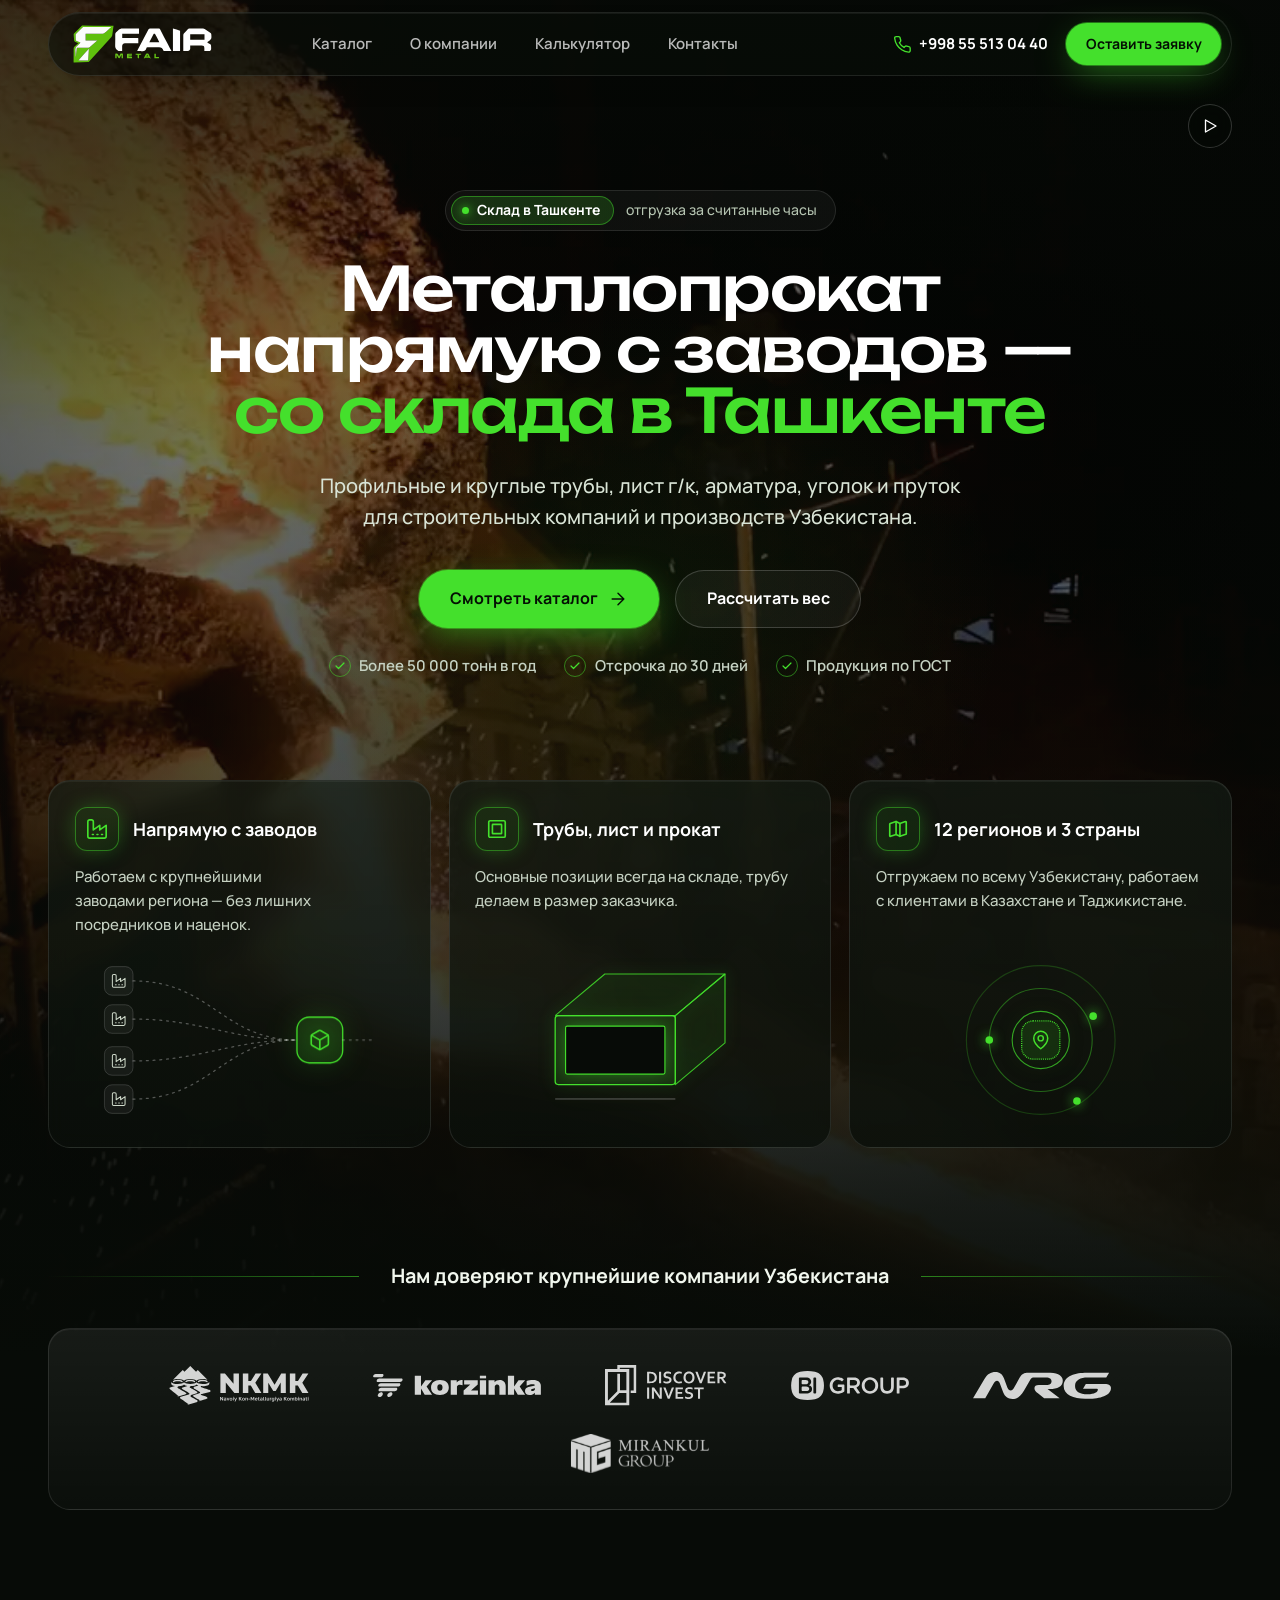
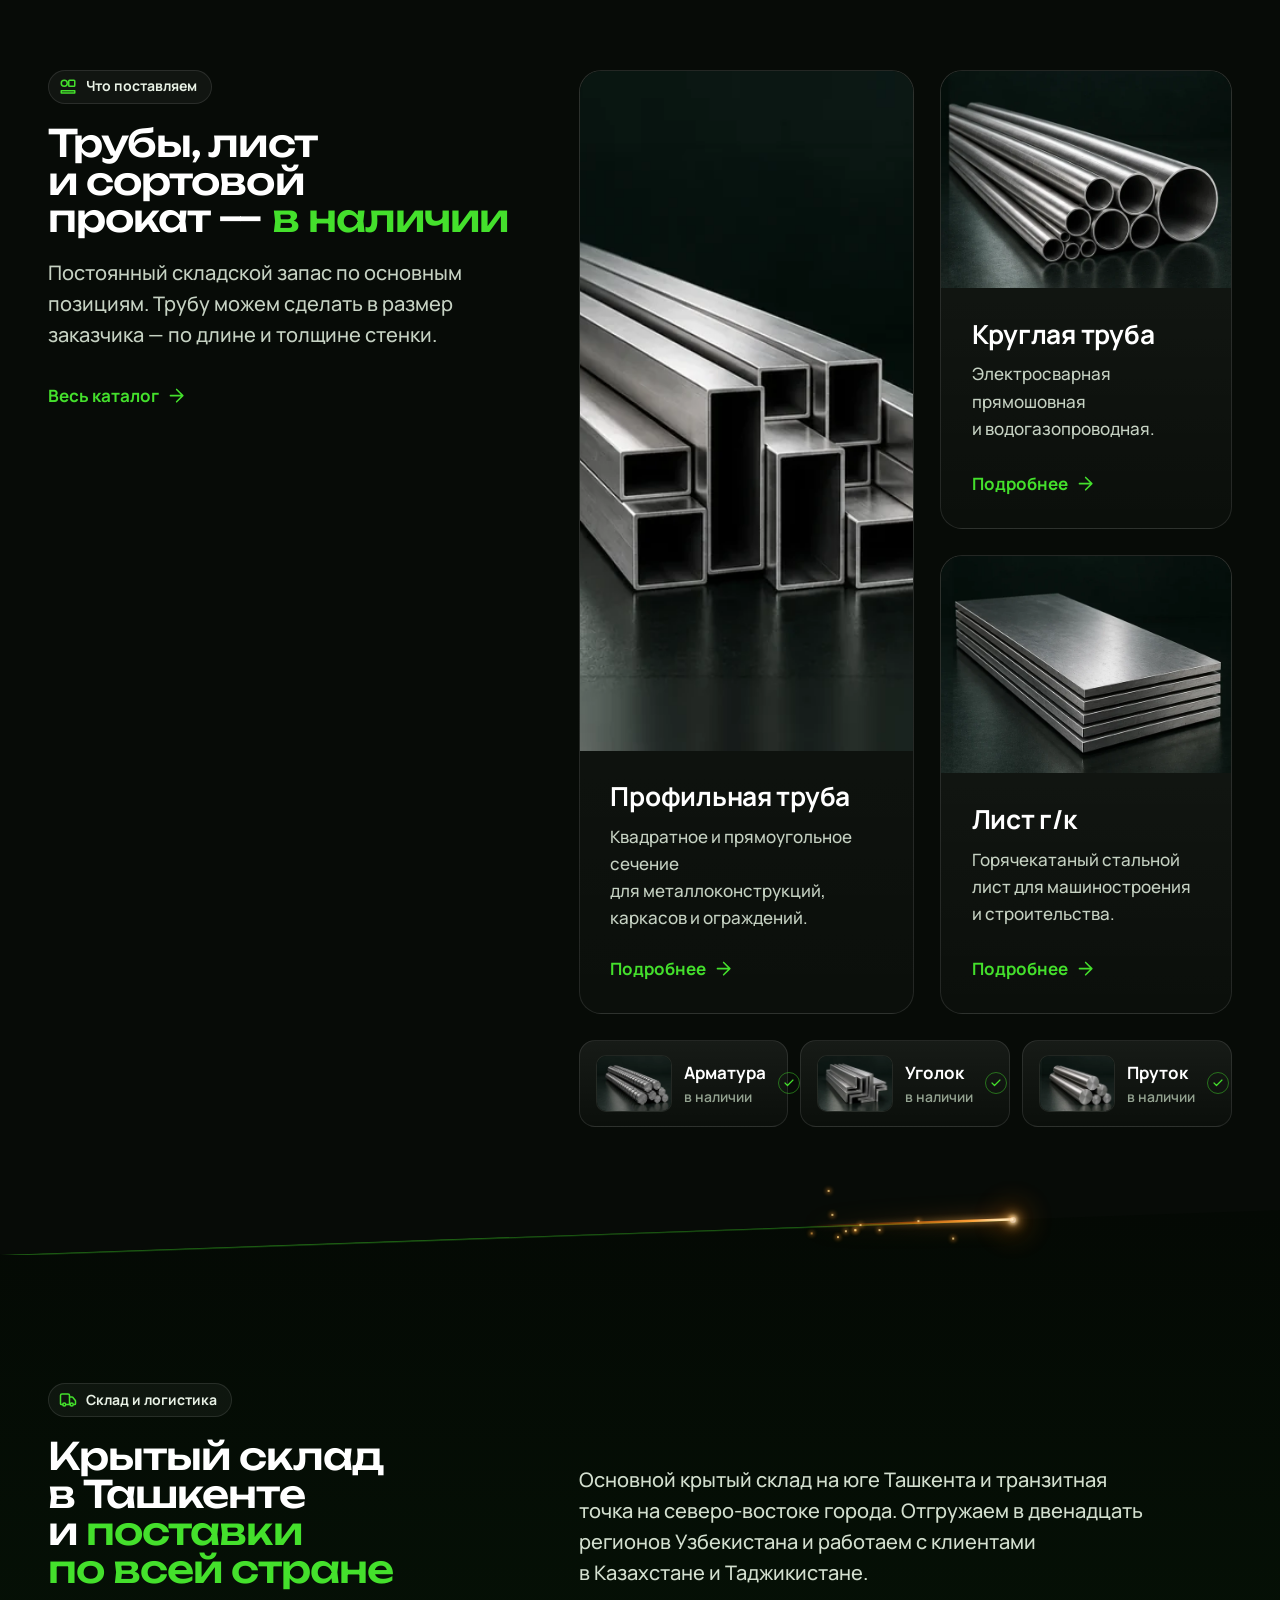
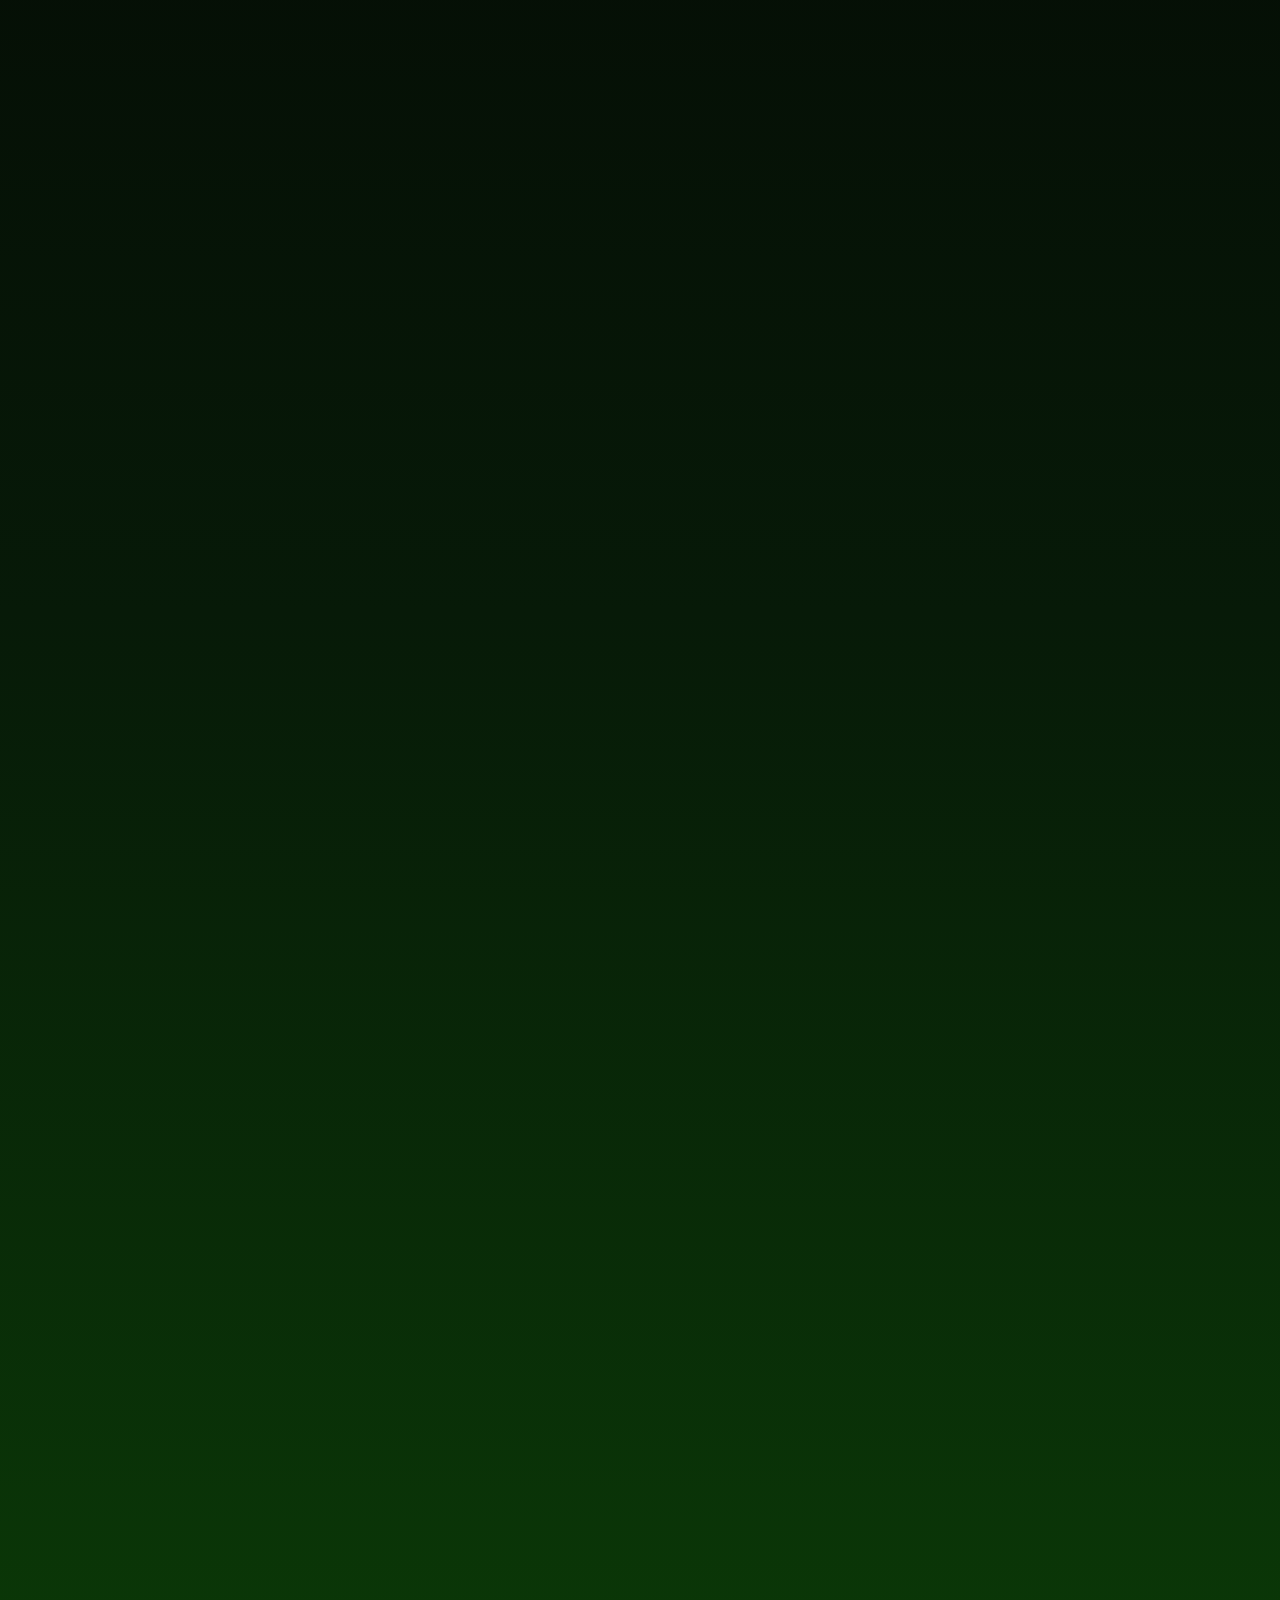
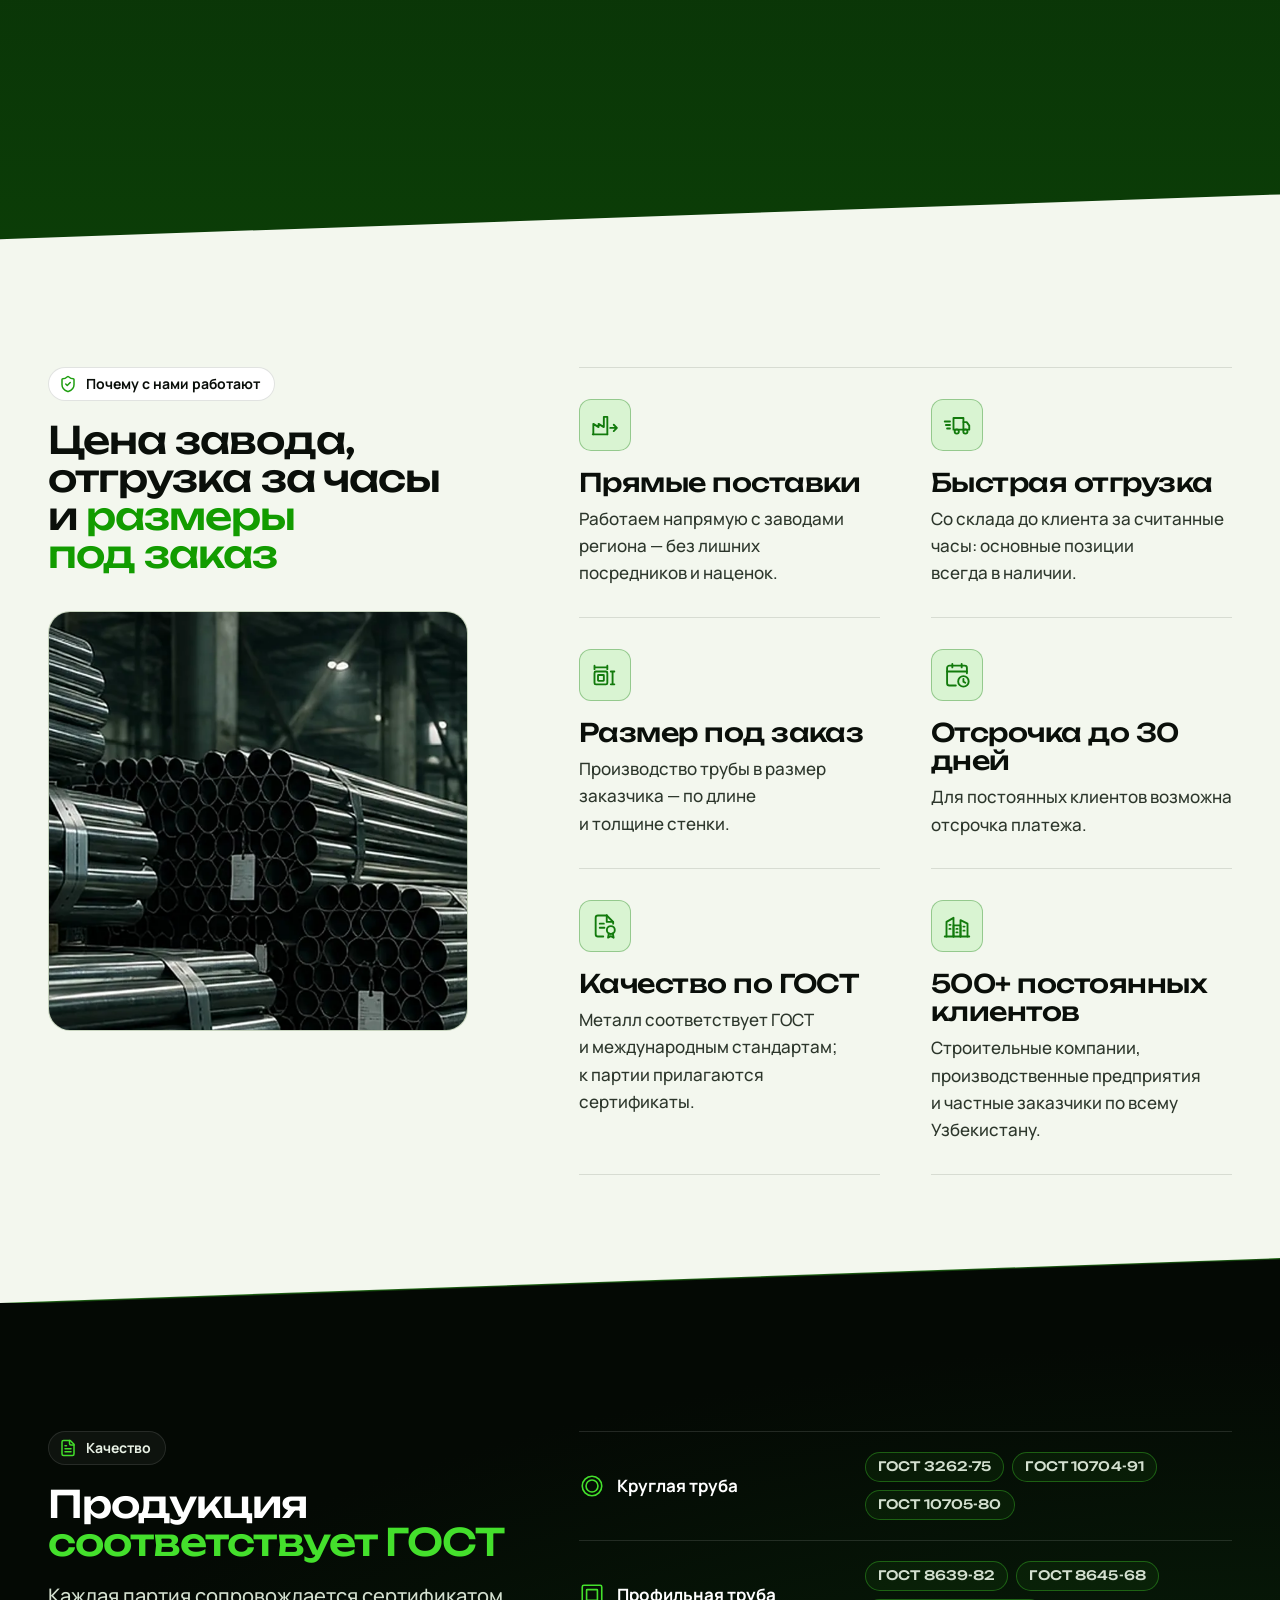
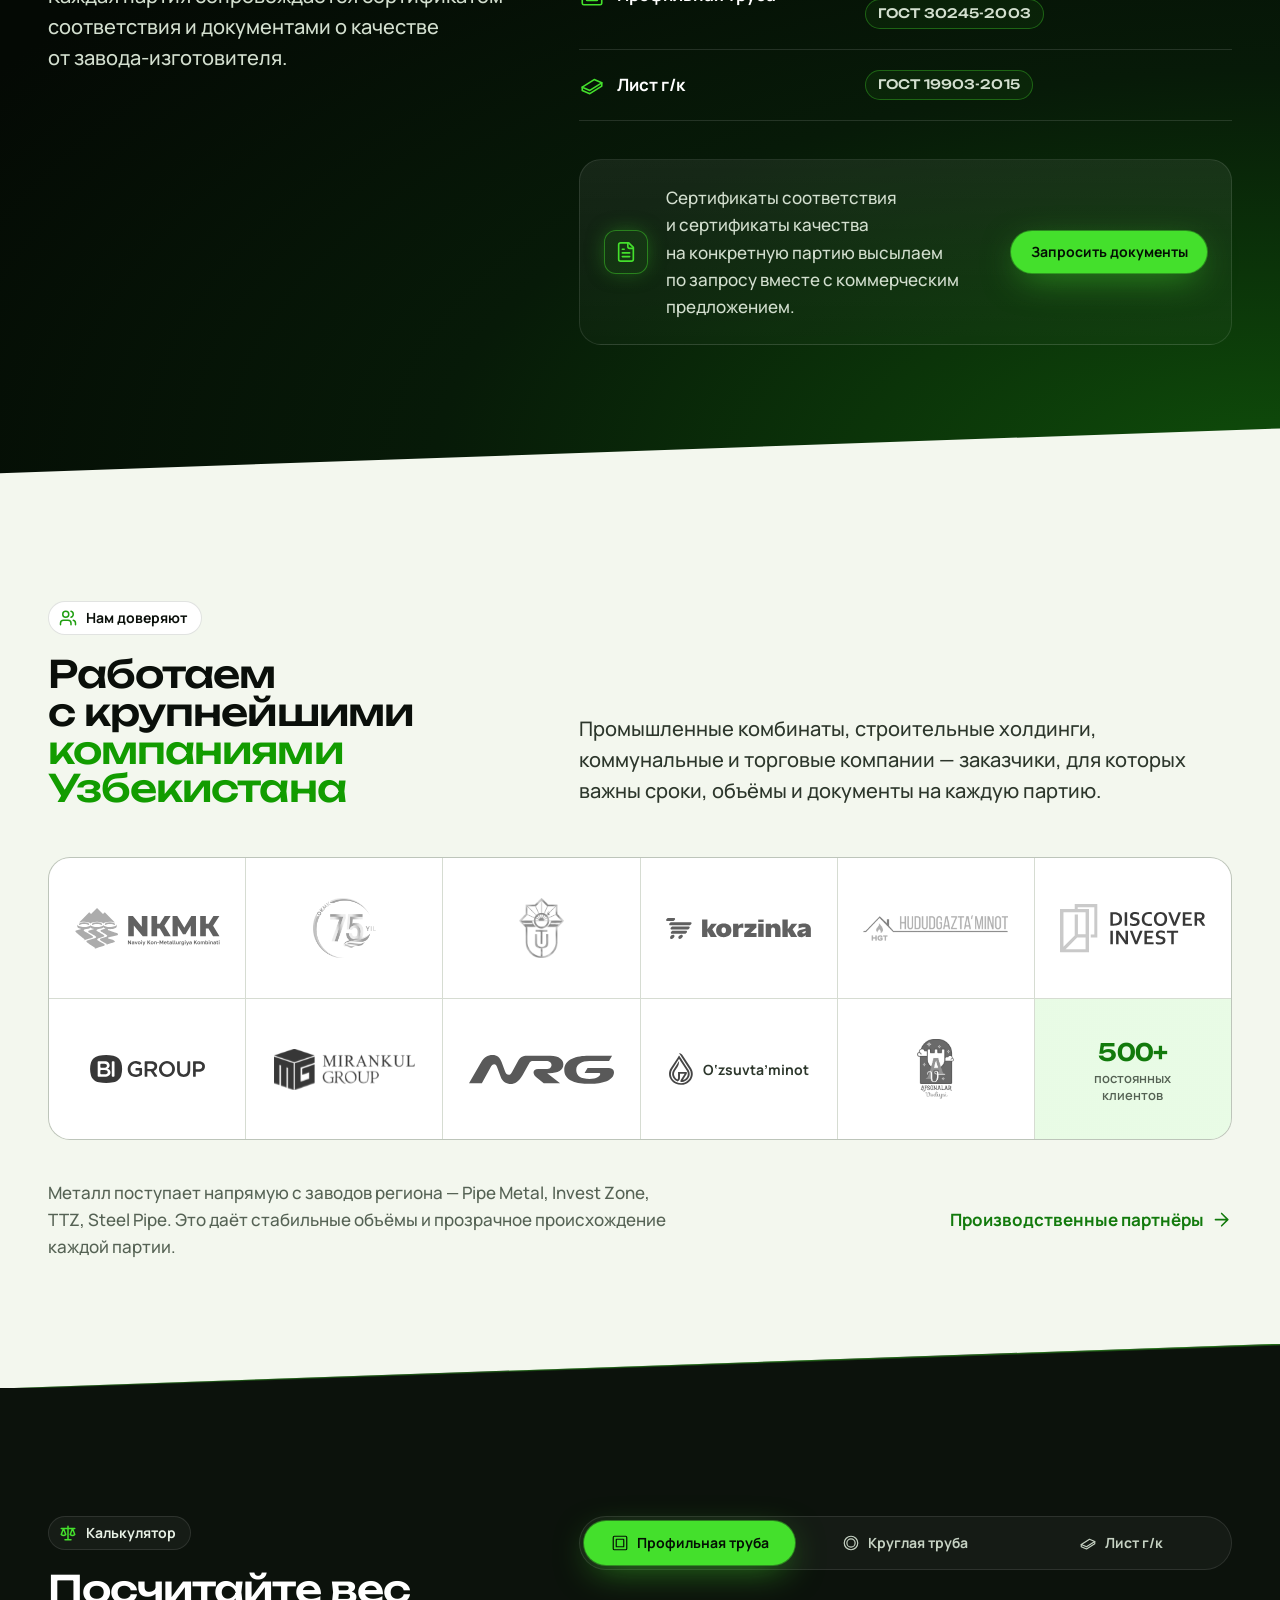
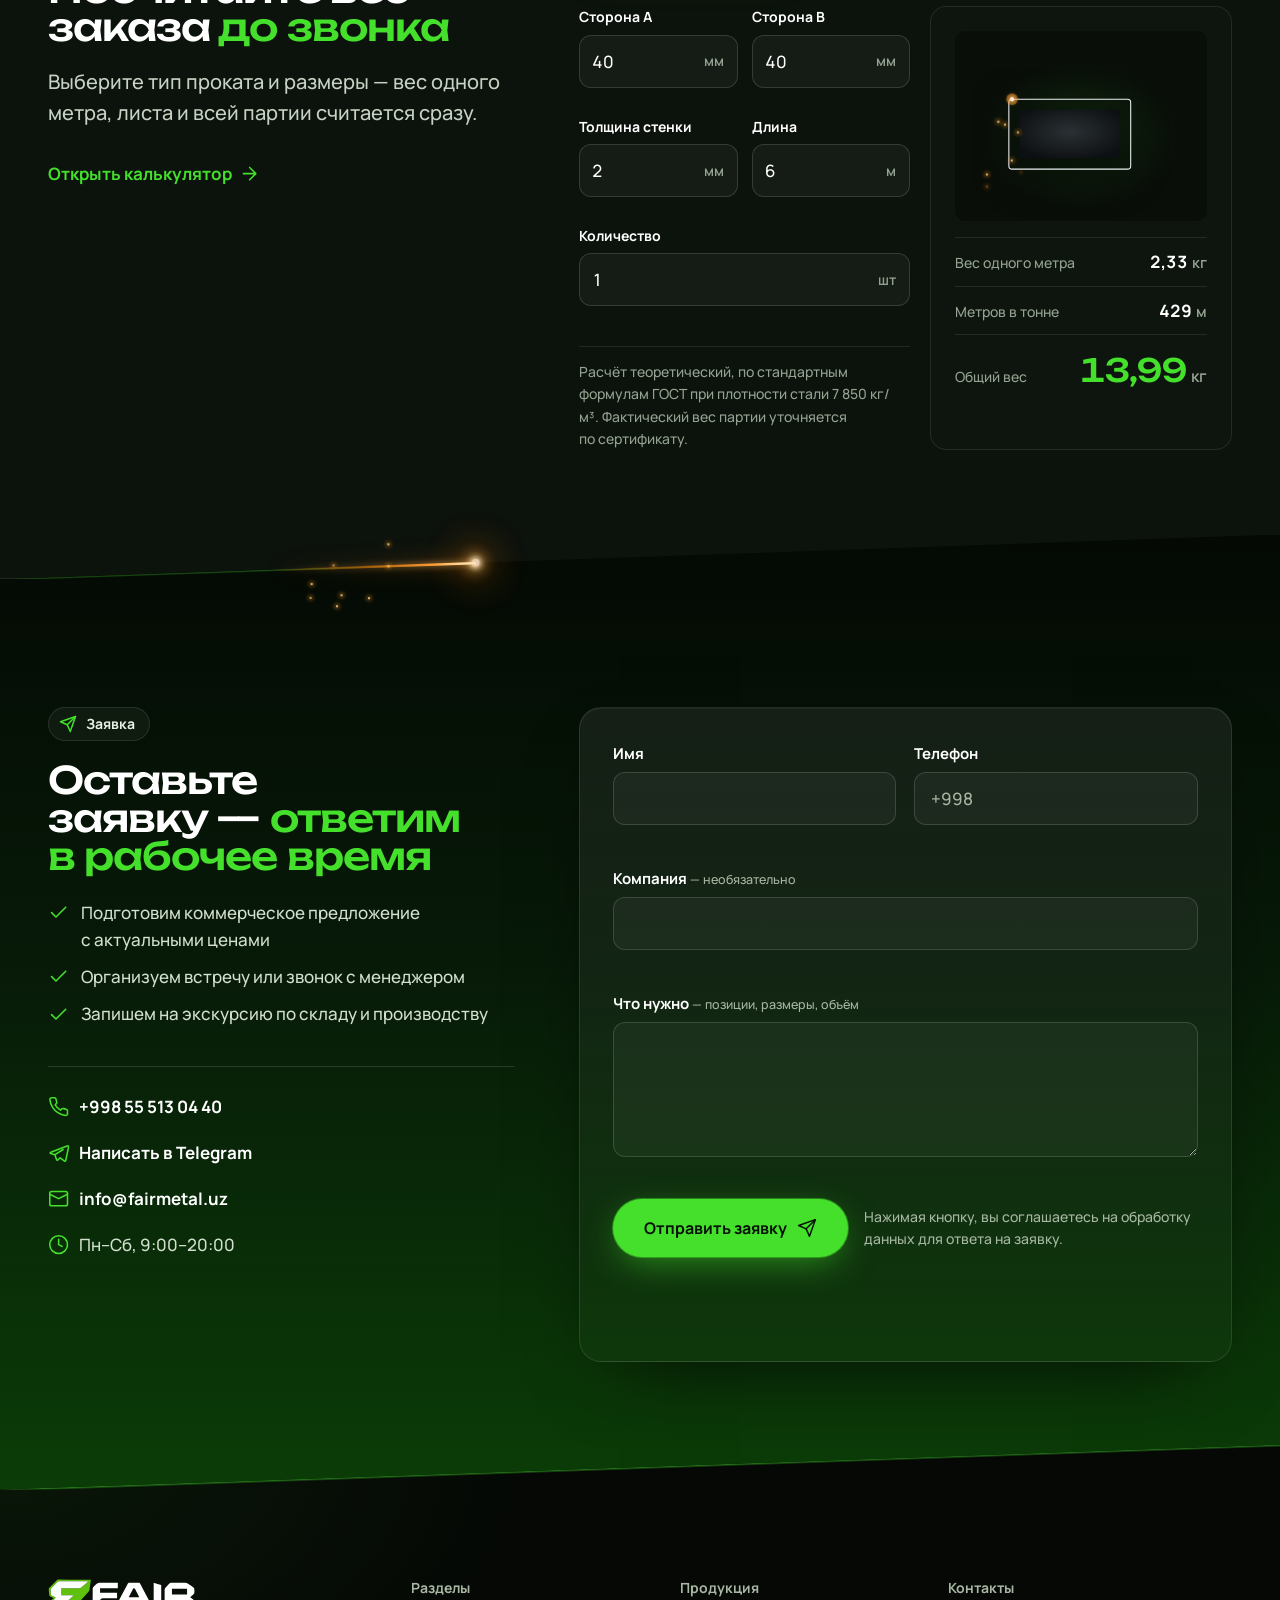
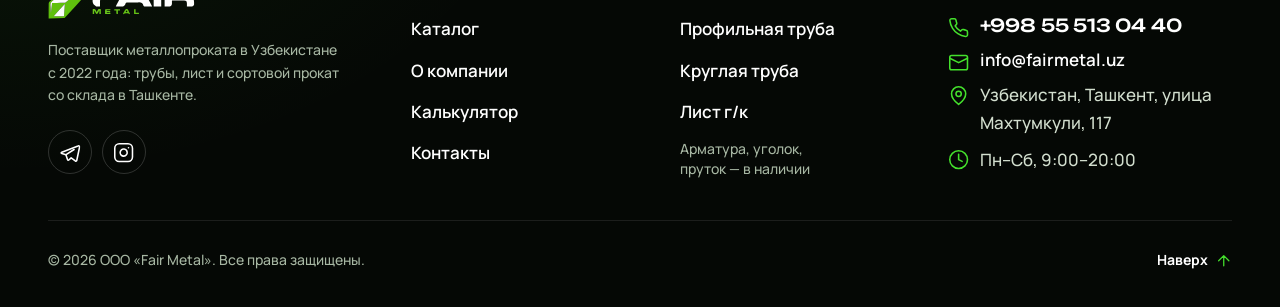
<file: index.html>
<!doctype html>
<html lang="ru">
<head>
  <meta charset="utf-8">
  <meta name="viewport" content="width=device-width, initial-scale=1">
  <meta name="robots" content="noindex, nofollow"><!-- preview copy: not for search engines -->
  <title>Fair Metal — металлопрокат со склада в Ташкенте: трубы, лист, арматура</title>
  <meta name="description" content="Fair Metal — поставщик металлопроката в Узбекистане: профильные и круглые трубы, лист г/к, арматура, уголок, пруток. Более 50 000 тонн в год, склад в Ташкенте, продукция по ГОСТ.">
  <link rel="canonical" href="https://fairmetal.uz/">
  <meta name="theme-color" content="#070b07">
  <meta property="og:type" content="website">
  <meta property="og:site_name" content="Fair Metal">
  <meta property="og:title" content="Fair Metal — металлопрокат со склада в Ташкенте">
  <meta property="og:description" content="Профильные и круглые трубы, лист г/к, арматура, уголок, пруток. Более 50 000 тонн в год, продукция по ГОСТ.">
  <meta property="og:image" content="https://fairmetal.uz/assets/img/warehouse-1500.webp">
  <meta property="og:locale" content="ru_RU">
  <link rel="icon" href="assets/img/favicon/favicon.ico" sizes="48x48">
  <link rel="icon" href="assets/img/favicon/favicon-32x32.png" type="image/png" sizes="32x32">
  <link rel="apple-touch-icon" href="assets/img/favicon/apple-touch-icon.png">
  <link rel="manifest" href="assets/img/favicon/site.webmanifest">
  <link rel="preconnect" href="https://fonts.googleapis.com">
  <link rel="preconnect" href="https://fonts.gstatic.com" crossorigin>
  <link href="https://fonts.googleapis.com/css2?family=Unbounded:wght@500&family=Manrope:wght@500;600;700;800&display=swap" rel="stylesheet">
  <link rel="preload" as="image" href="assets/img/hero-pour-1600.webp" imagesrcset="assets/img/hero-pour-900.webp 900w, assets/img/hero-pour-1600.webp 1600w" imagesizes="100vw">
  <link rel="stylesheet" href="assets/css/style.css">
  <link rel="stylesheet" href="assets/css/pages/home.css">
  <link rel="stylesheet" href="assets/css/pages/calculator.css">
  <script type="application/ld+json">
  {"@context":"https://schema.org","@type":"Organization","@id":"https://fairmetal.uz/#organization","name":"Fair Metal","legalName":"ООО «Fair Metal»","url":"https://fairmetal.uz/","logo":"https://fairmetal.uz/assets/img/logo.svg","telephone":"+998555130440","email":"info@fairmetal.uz","foundingDate":"2022","address":{"@type":"PostalAddress","streetAddress":"улица Махтумкули, 117","addressLocality":"Ташкент","addressCountry":"UZ"},"sameAs":["https://t.me/FAIRMETAL","https://www.instagram.com/fairmetal/"]}
  </script>
</head>
<body>
<a class="skip-link" href="#main">Перейти к содержанию</a>

<header class="header" id="header">
  <div class="container header__inner">
    <a class="logo" href="index.html" aria-label="Fair Metal — на главную"><img src="assets/img/logo-white.svg" width="139" height="38" alt="Fair Metal"></a>
    <nav class="nav" aria-label="Основная навигация">
      <ul class="nav__list">
        <li><a class="nav__link" href="catalog.html">Каталог</a></li>
        <li><a class="nav__link" href="about.html">О компании</a></li>
        <li><a class="nav__link" href="calculator.html">Калькулятор</a></li>
        <li><a class="nav__link" href="contacts.html">Контакты</a></li>
      </ul>
    </nav>
    <div class="header__right">
      <a class="header__phone" href="tel:+998555130440"><svg class="ic" aria-hidden="true"><use href="assets/img/icons.svg#i-phone"/></svg>+998 55 513 04 40</a>
      <a class="btn btn--sm header__cta" href="#request">Оставить заявку</a>
      <button class="burger" type="button" aria-expanded="false" aria-controls="menu" aria-label="Меню">
        <svg class="ic ic--menu" aria-hidden="true"><use href="assets/img/icons.svg#i-menu"/></svg>
        <svg class="ic ic--close" aria-hidden="true"><use href="assets/img/icons.svg#i-x"/></svg>
      </button>
    </div>
  </div>
</header>
<div class="menu" id="menu">
  <nav aria-label="Меню">
    <ul class="menu__list">
      <li><a class="menu__link" href="catalog.html" style="--i:0">Каталог <svg class="ic" aria-hidden="true"><use href="assets/img/icons.svg#i-arrow-up-right"/></svg></a></li>
      <li><a class="menu__link" href="about.html" style="--i:1">О компании <svg class="ic" aria-hidden="true"><use href="assets/img/icons.svg#i-arrow-up-right"/></svg></a></li>
      <li><a class="menu__link" href="calculator.html" style="--i:2">Калькулятор <svg class="ic" aria-hidden="true"><use href="assets/img/icons.svg#i-arrow-up-right"/></svg></a></li>
      <li><a class="menu__link" href="contacts.html" style="--i:3">Контакты <svg class="ic" aria-hidden="true"><use href="assets/img/icons.svg#i-arrow-up-right"/></svg></a></li>
    </ul>
  </nav>
  <div class="menu__foot">
    <a class="btn" href="#request">Оставить заявку</a>
    <a class="link" href="tel:+998555130440"><svg class="ic" aria-hidden="true"><use href="assets/img/icons.svg#i-phone"/></svg>+998 55 513 04 40</a>
    <p class="small muted">Пн–Сб, 9:00–20:00 · Ташкент, ул. Махтумкули, 117</p>
  </div>
</div>

<main id="main">

  <!-- ================= HERO ================= -->
  <section class="hero" data-hero data-video aria-labelledby="hero-title">
    <!-- background: molten metal pouring from a ladle; the still frame shows first, the video fades in over it -->
    <div class="hero__bg" aria-hidden="true">
      <img src="assets/img/hero-pour-1600.webp" srcset="assets/img/hero-pour-900.webp 900w, assets/img/hero-pour-1600.webp 1600w" sizes="100vw" width="1600" height="900" alt="" fetchpriority="high" decoding="async">
      <video class="hero__video" muted loop playsinline preload="none" disablepictureinpicture disableremoteplayback poster="assets/img/hero-pour-1600.webp" data-src="assets/video/hero-pour-1080.mp4" data-src-small="assets/video/hero-pour-720.mp4"></video>
    </div>
    <button class="hero__vbtn" type="button" data-video-toggle aria-label="Остановить видео"><svg class="ic ic--pause" aria-hidden="true"><use href="assets/img/icons.svg#i-pause"/></svg><svg class="ic ic--play" aria-hidden="true"><use href="assets/img/icons.svg#i-play"/></svg></button>
    <div class="container">
      <div class="hero__text">
        <p class="marker hero__badge reveal reveal--fade"><span class="hero__chip"><span class="hero__dot" aria-hidden="true"></span>Склад в Ташкенте</span><span class="hero__badge-more">отгрузка за считанные часы</span></p>
        <h1 id="hero-title" data-lines style="--d:80ms">Металлопрокат напрямую с&nbsp;заводов&nbsp;— <span class="hl">со склада в Ташкенте</span></h1>
        <p class="lead reveal" style="--d:520ms">Профильные и круглые трубы, лист г/к, арматура, уголок и пруток для строительных компаний и производств Узбекистана.</p>
        <div class="actions reveal" style="--d:640ms">
          <a class="btn btn--lg" href="catalog.html">Смотреть каталог <svg class="ic" aria-hidden="true"><use href="assets/img/icons.svg#i-arrow-right"/></svg></a>
          <a class="btn btn--lg btn--outline" href="calculator.html">Рассчитать вес</a>
        </div>
        <ul class="hero__checks reveal reveal--fade" style="--d:780ms">
          <li><svg class="ic" aria-hidden="true"><use href="assets/img/icons.svg#i-check"/></svg>Более 50&nbsp;000 тонн в год</li>
          <li><svg class="ic" aria-hidden="true"><use href="assets/img/icons.svg#i-check"/></svg>Отсрочка до 30 дней</li>
          <li><svg class="ic" aria-hidden="true"><use href="assets/img/icons.svg#i-check"/></svg>Продукция по ГОСТ</li>
        </ul>
      </div>

      <div class="hero__cards">
        <article class="card hcard reveal" style="--d:900ms">
          <div class="hcard__head"><span class="tile"><svg class="ic" aria-hidden="true"><use href="assets/img/icons.svg#i-factory"/></svg></span><h2 class="hcard__title">Напрямую с заводов</h2></div>
          <p>Работаем с крупнейшими заводами региона — без лишних посредников и наценок.</p>
          <svg class="hcard__vis flow" viewBox="0 0 300 170" aria-hidden="true" focusable="false">
            <g class="flow__src">
              <rect x="8" y="8" width="30" height="30" rx="8"/><use href="assets/img/icons.svg#i-factory" x="15" y="15" width="16" height="16"/>
              <rect x="8" y="48" width="30" height="30" rx="8"/><use href="assets/img/icons.svg#i-factory" x="15" y="55" width="16" height="16"/>
              <rect x="8" y="92" width="30" height="30" rx="8"/><use href="assets/img/icons.svg#i-factory" x="15" y="99" width="16" height="16"/>
              <rect x="8" y="132" width="30" height="30" rx="8"/><use href="assets/img/icons.svg#i-factory" x="15" y="139" width="16" height="16"/>
            </g>
            <g class="flow__lines">
              <path d="M38 23C120 23 132 85 210 85"/><path d="M38 63C110 63 140 85 210 85"/><path d="M38 107C110 107 140 85 210 85"/><path d="M38 147C120 147 132 85 210 85"/>
            </g>
            <g class="flow__pulses">
              <path pathLength="1" style="--o:0" d="M38 23C120 23 132 85 210 85"/><path pathLength="1" style="--o:1" d="M38 63C110 63 140 85 210 85"/><path pathLength="1" style="--o:2" d="M38 107C110 107 140 85 210 85"/><path pathLength="1" style="--o:3" d="M38 147C120 147 132 85 210 85"/>
            </g>
            <g class="flow__node">
              <rect x="210" y="61" width="48" height="48" rx="13"/><use href="assets/img/icons.svg#i-box" x="222" y="73" width="24" height="24"/>
            </g>
            <path class="flow__out" d="M258 85H292"/>
          </svg>
        </article>
        <article class="card hcard reveal" style="--d:1000ms">
          <div class="hcard__head"><span class="tile"><svg class="ic" aria-hidden="true"><use href="assets/img/icons.svg#i-sec-square"/></svg></span><h2 class="hcard__title">Трубы, лист и прокат</h2></div>
          <p>Основные позиции всегда на складе, трубу делаем в размер заказчика.</p>
          <div class="hcard__vis"><div data-art="rect" class="art--bare"></div></div>
        </article>
        <article class="card hcard reveal" style="--d:1100ms">
          <div class="hcard__head"><span class="tile"><svg class="ic" aria-hidden="true"><use href="assets/img/icons.svg#i-map"/></svg></span><h2 class="hcard__title">12 регионов и 3 страны</h2></div>
          <p>Отгружаем по всему Узбекистану, работаем с клиентами в Казахстане и Таджикистане.</p>
          <svg class="hcard__vis geo reveal reveal--draw" style="--d:1200ms" viewBox="0 0 300 170" aria-hidden="true" focusable="false">
            <circle class="geo__ring geo__ring--3" cx="150" cy="85" r="78" pathLength="1" style="--o:2"/>
            <circle class="geo__ring geo__ring--2" cx="150" cy="85" r="54" pathLength="1" style="--o:1"/>
            <circle class="geo__ring geo__ring--1" cx="150" cy="85" r="30" pathLength="1" style="--o:0"/>
            <circle class="geo__dot" cx="96" cy="85" r="4" style="--o:0"/>
            <circle class="geo__dot" cx="205" cy="60" r="4" style="--o:1"/>
            <circle class="geo__dot" cx="188" cy="149" r="4" style="--o:2"/>
            <rect class="geo__center" x="130" y="65" width="40" height="40" rx="12"/><use href="assets/img/icons.svg#i-pin" x="139" y="74" width="22" height="22" class="geo__pin"/>
          </svg>
        </article>
      </div>

      <div class="hero__trust reveal reveal--fade" style="--d:1200ms">
        <p>Нам доверяют крупнейшие компании Узбекистана</p>
        <ul aria-label="Клиенты">
          <li style="--s:1.15"><img src="assets/img/clients/nkmk.svg" width="175" height="49" alt="NKMK" loading="lazy"></li>
          <li><img src="assets/img/clients/korzinka.svg" width="1849" height="259" alt="Korzinka" loading="lazy"></li>
          <li style="--s:1.2"><img src="assets/img/clients/discovery.svg" width="158" height="53" alt="Discover Invest" loading="lazy"></li>
          <li style="--s:.85"><img src="assets/img/clients/bi.svg" width="115" height="28" alt="BI Group" loading="lazy"></li>
          <li style="--s:.8"><img src="assets/img/clients/nrg.svg" width="197" height="39" alt="NRG" loading="lazy"></li>
          <li style="--s:1.15"><img src="assets/img/clients/mirankul.svg" width="260" height="72" alt="Mirankul Group" loading="lazy"></li>
        </ul>
      </div>
    </div>
  </section>

  <!-- ================= PRODUCTS ================= -->
  <section class="section" aria-labelledby="products-title">
    <div class="container split">
      <div class="split__rail split__rail--sticky">
        <p class="marker reveal"><svg class="ic" aria-hidden="true"><use href="assets/img/icons.svg#i-sec-all"/></svg>Что поставляем</p>
        <h2 id="products-title" class="reveal" style="--i:1">Трубы, лист и сортовой прокат — <span class="hl">в наличии</span></h2>
        <p class="lead reveal" style="--i:2">Постоянный складской запас по основным позициям. Трубу можем сделать в размер заказчика — по длине и толщине стенки.</p>
        <div class="actions reveal" style="--i:3"><a class="link link--row" href="catalog.html">Весь каталог <svg class="ic" aria-hidden="true"><use href="assets/img/icons.svg#i-arrow-right"/></svg></a></div>
      </div>
      <div class="split__body prod">
        <article class="card card--hover prod__card prod__card--tall reveal" style="--i:0">
          <div class="art-wrap shot"><img src="assets/img/products/profile-photo-tall-630.webp" srcset="assets/img/products/profile-photo-tall-480.webp 480w, assets/img/products/profile-photo-tall-630.webp 630w" sizes="(min-width: 760px) 34vw, 100vw" width="630" height="788" alt="Профильные трубы квадратного и прямоугольного сечения" loading="lazy" decoding="async"></div>
          <div class="card__body">
            <h3 class="h3">Профильная труба</h3>
            <p>Квадратное и прямоугольное сечение для металлоконструкций, каркасов и ограждений.</p>
            <p class="card__foot"><a class="link card__link" href="product.html?cat=profile-tube">Подробнее <svg class="ic" aria-hidden="true"><use href="assets/img/icons.svg#i-arrow-right"/></svg></a></p>
          </div>
        </article>
        <article class="card card--hover prod__card reveal" style="--i:1">
          <div class="art-wrap shot"><img src="assets/img/products/round-photo-680.webp" srcset="assets/img/products/round-photo-480.webp 480w, assets/img/products/round-photo-680.webp 680w" sizes="(min-width: 760px) 45vw, 100vw" width="680" height="510" alt="Круглые стальные трубы разного диаметра" loading="lazy" decoding="async"></div>
          <div class="card__body">
            <h3 class="h3">Круглая труба</h3>
            <p>Электросварная прямошовная и водогазопроводная.</p>
            <p class="card__foot"><a class="link card__link" href="product.html?cat=round-tube">Подробнее <svg class="ic" aria-hidden="true"><use href="assets/img/icons.svg#i-arrow-right"/></svg></a></p>
          </div>
        </article>
        <article class="card card--hover prod__card reveal" style="--i:2">
          <div class="art-wrap shot"><img src="assets/img/products/sheet-photo-693.webp" srcset="assets/img/products/sheet-photo-480.webp 480w, assets/img/products/sheet-photo-693.webp 693w" sizes="(min-width: 760px) 45vw, 100vw" width="693" height="520" alt="Стопка стальных листов" loading="lazy" decoding="async"></div>
          <div class="card__body">
            <h3 class="h3">Лист г/к</h3>
            <p>Горячекатаный стальной лист для машиностроения и строительства.</p>
            <p class="card__foot"><a class="link card__link" href="product.html?cat=sheet">Подробнее <svg class="ic" aria-hidden="true"><use href="assets/img/icons.svg#i-arrow-right"/></svg></a></p>
          </div>
        </article>
        <ul class="prod__more reveal" style="--i:3" aria-label="Также в наличии">
          <li><div class="prod__chip"><span class="prod__thumb shot"><img src="assets/img/products/rebar-photo-640.webp" srcset="assets/img/products/rebar-photo-320.webp 320w, assets/img/products/rebar-photo-640.webp 640w" sizes="96px" width="640" height="480" alt="Арматура" loading="lazy" decoding="async"></span><span>Арматура<small>в наличии</small></span><svg class="ic prod__stock" aria-hidden="true"><use href="assets/img/icons.svg#i-check"/></svg></div></li>
          <li><div class="prod__chip"><span class="prod__thumb shot"><img src="assets/img/products/angle-photo-640.webp" srcset="assets/img/products/angle-photo-320.webp 320w, assets/img/products/angle-photo-640.webp 640w" sizes="96px" width="640" height="480" alt="Стальной уголок" loading="lazy" decoding="async"></span><span>Уголок<small>в наличии</small></span><svg class="ic prod__stock" aria-hidden="true"><use href="assets/img/icons.svg#i-check"/></svg></div></li>
          <li><div class="prod__chip"><span class="prod__thumb shot"><img src="assets/img/products/rod-photo-640.webp" srcset="assets/img/products/rod-photo-320.webp 320w, assets/img/products/rod-photo-640.webp 640w" sizes="96px" width="640" height="480" alt="Круглый стальной пруток" loading="lazy" decoding="async"></span><span>Пруток<small>в наличии</small></span><svg class="ic prod__stock" aria-hidden="true"><use href="assets/img/icons.svg#i-check"/></svg></div></li>
        </ul>
      </div>
    </div>
  </section>

  <!-- ================= WAREHOUSE SCENE ================= -->
  <section class="band band--dark band--cut section section--flush-b scene" aria-labelledby="scene-title">
    <div class="container scene__head split">
      <div class="split__rail">
        <p class="marker reveal"><svg class="ic" aria-hidden="true"><use href="assets/img/icons.svg#i-truck"/></svg>Склад и логистика</p>
        <h2 id="scene-title" class="reveal" style="--i:1">Крытый склад в Ташкенте и <span class="hl">поставки по всей стране</span></h2>
      </div>
      <p class="lead reveal split__body" style="--i:2">Основной крытый склад на юге Ташкента и транзитная точка на северо-востоке города. Отгружаем в двенадцать регионов Узбекистана и работаем с клиентами в Казахстане и Таджикистане.</p>
    </div>
    <div class="scene__track" data-scene>
      <div class="scene__stage">
        <div class="scene__media reveal reveal--mask">
          <img src="assets/img/wh-stock-1532.webp" srcset="assets/img/wh-stock-766.webp 766w, assets/img/wh-stock-1532.webp 1532w" sizes="100vw" width="766" height="510" alt="Крытый склад металлопроката со штабелями профильных труб" loading="lazy" decoding="async">
        </div>
        <div class="container scene__stats stats stats--4">
          <div class="stat scene__stat reveal" style="--at:.5;--i:0"><p class="num"><span data-count="50000" data-suffix="+">50 000+</span></p><p>тонн металлопроката реализуем ежегодно</p></div>
          <div class="stat scene__stat reveal" style="--at:.58;--i:1"><p class="num"><span data-count="12">12</span></p><p>регионов Узбекистана — география наших клиентов</p></div>
          <div class="stat scene__stat reveal" style="--at:.66;--i:2"><p class="num"><span data-count="3">3</span></p><p>страны: Узбекистан, Казахстан, Таджикистан</p></div>
          <div class="stat scene__stat reveal" style="--at:.74;--i:3"><p class="num"><span data-count="2">2</span></p><p>локации в Ташкенте: крытый склад и транзитная точка</p></div>
        </div>
      </div>
    </div>
  </section>

  <!-- ================= WHY ================= -->
  <section class="section band band--light band--cut" aria-labelledby="why-title">
    <div class="container split">
      <div class="split__rail split__rail--sticky">
        <p class="marker reveal"><svg class="ic" aria-hidden="true"><use href="assets/img/icons.svg#i-shield"/></svg>Почему с нами работают</p>
        <h2 id="why-title" class="reveal" style="--i:1">Цена завода, отгрузка за часы и <span class="hl">размеры под заказ</span></h2>
        <div class="why__photo frame frame--3x4 reveal reveal--mask" style="--i:2" data-parallax="0.07">
          <img src="assets/img/wh-pipes-764.webp" srcset="assets/img/wh-pipes-382.webp 382w, assets/img/wh-pipes-764.webp 764w" sizes="(min-width: 900px) 30vw, 100vw" width="382" height="510" alt="Пачки круглых труб на складе" loading="lazy" decoding="async">
        </div>
      </div>
      <dl class="split__body deflist deflist--2">
        <div class="deflist__item reveal" style="--i:0"><dt class="deflist__term"><span class="tile deflist__icon" aria-hidden="true"><svg class="ic"><use href="assets/img/icons.svg#i-direct"/></svg></span>Прямые поставки</dt><dd class="deflist__desc">Работаем напрямую с заводами региона — без лишних посредников и наценок.</dd></div>
        <div class="deflist__item reveal" style="--i:1"><dt class="deflist__term"><span class="tile deflist__icon" aria-hidden="true"><svg class="ic"><use href="assets/img/icons.svg#i-fast"/></svg></span>Быстрая отгрузка</dt><dd class="deflist__desc">Со склада до клиента за считанные часы: основные позиции всегда в наличии.</dd></div>
        <div class="deflist__item reveal" style="--i:2"><dt class="deflist__term"><span class="tile deflist__icon" aria-hidden="true"><svg class="ic"><use href="assets/img/icons.svg#i-measure"/></svg></span>Размер под заказ</dt><dd class="deflist__desc">Производство трубы в размер заказчика — по длине и толщине стенки.</dd></div>
        <div class="deflist__item reveal" style="--i:3"><dt class="deflist__term"><span class="tile deflist__icon" aria-hidden="true"><svg class="ic"><use href="assets/img/icons.svg#i-defer"/></svg></span>Отсрочка до 30 дней</dt><dd class="deflist__desc">Для постоянных клиентов возможна отсрочка платежа.</dd></div>
        <div class="deflist__item reveal" style="--i:4"><dt class="deflist__term"><span class="tile deflist__icon" aria-hidden="true"><svg class="ic"><use href="assets/img/icons.svg#i-cert"/></svg></span>Качество по ГОСТ</dt><dd class="deflist__desc">Металл соответствует ГОСТ и международным стандартам; к партии прилагаются сертификаты.</dd></div>
        <div class="deflist__item reveal" style="--i:5"><dt class="deflist__term"><span class="tile deflist__icon" aria-hidden="true"><svg class="ic"><use href="assets/img/icons.svg#i-clients"/></svg></span>500+ постоянных клиентов</dt><dd class="deflist__desc">Строительные компании, производственные предприятия и частные заказчики по всему Узбекистану.</dd></div>
      </dl>
    </div>
  </section>

  <!-- ================= QUALITY ================= -->
  <section class="band band--dark band--deep band--cut section" aria-labelledby="quality-title">
    <div class="container split">
      <div class="split__rail split__rail--sticky">
        <p class="marker reveal"><svg class="ic" aria-hidden="true"><use href="assets/img/icons.svg#i-file"/></svg>Качество</p>
        <h2 id="quality-title" class="reveal" style="--i:1">Продукция <span class="hl">соответствует ГОСТ</span></h2>
        <p class="lead reveal" style="--i:2">Каждая партия сопровождается сертификатом соответствия и документами о качестве от завода-изготовителя.</p>
      </div>
      <div class="split__body">
        <dl class="gost">
          <div class="gost__row reveal" style="--i:0"><dt class="gost__name"><svg class="ic" aria-hidden="true"><use href="assets/img/icons.svg#i-sec-round"/></svg>Круглая труба</dt><dd><ul class="gost__list"><li>ГОСТ 3262-75</li><li>ГОСТ 10704-91</li><li>ГОСТ 10705-80</li></ul></dd></div>
          <div class="gost__row reveal" style="--i:1"><dt class="gost__name"><svg class="ic" aria-hidden="true"><use href="assets/img/icons.svg#i-sec-square"/></svg>Профильная труба</dt><dd><ul class="gost__list"><li>ГОСТ 8639-82</li><li>ГОСТ 8645-68</li><li>ГОСТ 30245-2003</li></ul></dd></div>
          <div class="gost__row reveal" style="--i:2"><dt class="gost__name"><svg class="ic" aria-hidden="true"><use href="assets/img/icons.svg#i-sec-sheet"/></svg>Лист г/к</dt><dd><ul class="gost__list"><li>ГОСТ 19903-2015</li></ul></dd></div>
        </dl>
        <div class="note quality__note reveal" style="--i:3">
          <span class="tile" aria-hidden="true"><svg class="ic"><use href="assets/img/icons.svg#i-file"/></svg></span>
          <div>
            <p>Сертификаты соответствия и сертификаты качества на конкретную партию высылаем по запросу вместе с коммерческим предложением.</p>
            <div class="actions"><a class="btn btn--sm" href="#request">Запросить документы</a></div>
          </div>
        </div>
      </div>
    </div>
  </section>

  <!-- ================= CLIENTS ================= -->
  <section class="section band band--light band--cut" aria-labelledby="clients-title">
    <div class="container">
      <div class="split clients__head">
        <div class="split__rail">
          <p class="marker reveal"><svg class="ic" aria-hidden="true"><use href="assets/img/icons.svg#i-users"/></svg>Нам доверяют</p>
          <h2 id="clients-title" class="reveal" style="--i:1">Работаем с крупнейшими <span class="hl">компаниями Узбекистана</span></h2>
        </div>
        <p class="lead split__body reveal" style="--i:2">Промышленные комбинаты, строительные холдинги, коммунальные и торговые компании — заказчики, для которых важны сроки, объёмы и документы на каждую партию.</p>
      </div>
      <ul class="logos logos--6" aria-label="Клиенты">
        <li class="reveal reveal--fade" style="--i:0"><img src="assets/img/clients/nkmk.svg" width="175" height="49" alt="NKMK" loading="lazy"></li>
        <li class="reveal reveal--fade" style="--i:1"><img src="assets/img/clients/okmk.webp" width="480" height="454" alt="Алмалыкский ГМК" loading="lazy"></li>
        <li class="reveal reveal--fade" style="--i:2"><img src="assets/img/clients/temiryul.webp" width="480" height="634" alt="O‘zbekiston temir yo‘llari" loading="lazy"></li>
        <li class="reveal reveal--fade" style="--i:3"><img src="assets/img/clients/korzinka.svg" width="1849" height="259" alt="Korzinka" loading="lazy"></li>
        <li class="reveal reveal--fade" style="--i:4"><img src="assets/img/clients/hududgaz.webp" width="480" height="86" alt="Hududgazta’minot" loading="lazy"></li>
        <li class="reveal reveal--fade" style="--i:5"><img src="assets/img/clients/discovery.svg" width="158" height="53" alt="Discover Invest" loading="lazy"></li>
        <li class="reveal reveal--fade" style="--i:6"><img src="assets/img/clients/bi.svg" width="115" height="28" alt="BI Group" loading="lazy"></li>
        <li class="reveal reveal--fade logos__invert" style="--i:7"><img src="assets/img/clients/mirankul.svg" width="260" height="72" alt="Mirankul Group" loading="lazy"></li>
        <li class="reveal reveal--fade" style="--i:8"><img src="assets/img/clients/nrg.svg" width="197" height="39" alt="NRG" loading="lazy"></li>
        <li class="reveal reveal--fade logos__named" style="--i:9"><img src="assets/img/clients/uzsuv.svg" width="27" height="36" alt="" loading="lazy"><span>O‘zsuvta’minot</span></li>
        <li class="reveal reveal--fade" style="--i:10"><img src="assets/img/clients/afsona.webp" width="452" height="731" alt="Afsonalar vodiysi" loading="lazy"></li>
        <li class="reveal reveal--fade clients__more" style="--i:11"><div><p class="num">500+</p><p>постоянных клиентов</p></div></li>
      </ul>
      <div class="clients__foot reveal">
        <p>Металл поступает напрямую с заводов региона — Pipe Metal, Invest Zone, TTZ, Steel Pipe. Это даёт стабильные объёмы и прозрачное происхождение каждой партии.</p>
        <a class="link link--row" href="about.html#partners">Производственные партнёры <svg class="ic" aria-hidden="true"><use href="assets/img/icons.svg#i-arrow-right"/></svg></a>
      </div>
    </div>
  </section>

  <!-- ================= CALCULATOR ================= -->
  <section class="section band band--paper band--cut calc-teaser" aria-labelledby="calc-title">
    <div class="container split">
      <div class="split__rail split__rail--sticky">
        <p class="marker reveal"><svg class="ic" aria-hidden="true"><use href="assets/img/icons.svg#i-scale"/></svg>Калькулятор</p>
        <h2 id="calc-title" class="reveal" style="--i:1">Посчитайте вес заказа <span class="hl">до звонка</span></h2>
        <p class="lead reveal" style="--i:2">Выберите тип проката и размеры — вес одного метра, листа и всей партии считается сразу.</p>
        <div class="actions reveal" style="--i:3"><a class="link link--row" href="calculator.html">Открыть калькулятор <svg class="ic" aria-hidden="true"><use href="assets/img/icons.svg#i-arrow-right"/></svg></a></div>
      </div>
      <div class="split__body reveal" style="--i:1"><div data-calc="compact"></div></div>
    </div>
  </section>

  <!-- ================= REQUEST ================= -->
  <section class="band band--dark band--cut section" id="request" aria-labelledby="request-title">
    <div class="container split split--wide">
      <div class="split__rail">
        <p class="marker reveal"><svg class="ic" aria-hidden="true"><use href="assets/img/icons.svg#i-send"/></svg>Заявка</p>
        <h2 id="request-title" class="reveal" style="--i:1">Оставьте заявку — <span class="hl">ответим в рабочее время</span></h2>
        <ul class="request__list reveal" style="--i:2">
          <li><svg class="ic" aria-hidden="true"><use href="assets/img/icons.svg#i-check"/></svg>Подготовим коммерческое предложение с актуальными ценами</li>
          <li><svg class="ic" aria-hidden="true"><use href="assets/img/icons.svg#i-check"/></svg>Организуем встречу или звонок с менеджером</li>
          <li><svg class="ic" aria-hidden="true"><use href="assets/img/icons.svg#i-check"/></svg>Запишем на экскурсию по складу и производству</li>
        </ul>
        <div class="request__contacts reveal" style="--i:3">
          <a href="tel:+998555130440"><svg class="ic" aria-hidden="true"><use href="assets/img/icons.svg#i-phone"/></svg>+998 55 513 04 40</a>
          <a href="https://t.me/FAIRMETAL" target="_blank" rel="noopener"><svg class="ic" aria-hidden="true"><use href="assets/img/icons.svg#i-telegram"/></svg>Написать в Telegram</a>
          <a href="mailto:info@fairmetal.uz"><svg class="ic" aria-hidden="true"><use href="assets/img/icons.svg#i-mail"/></svg>info@fairmetal.uz</a>
          <p><svg class="ic" aria-hidden="true"><use href="assets/img/icons.svg#i-clock"/></svg>Пн–Сб, 9:00–20:00</p>
        </div>
      </div>
      <form class="split__body request__form form reveal" style="--i:2" data-form novalidate>
        <div class="form__row form__row--2">
          <div class="field">
            <label class="field__label" for="rq-name">Имя</label>
            <input class="input" id="rq-name" name="name" type="text" autocomplete="name" required>
            <p class="field__msg" aria-live="polite"></p>
          </div>
          <div class="field">
            <label class="field__label" for="rq-phone">Телефон</label>
            <input class="input" id="rq-phone" name="phone" type="tel" inputmode="tel" autocomplete="tel" placeholder="+998" required>
            <p class="field__msg" aria-live="polite"></p>
          </div>
        </div>
        <div class="field">
          <label class="field__label" for="rq-company">Компания <small>— необязательно</small></label>
          <input class="input" id="rq-company" name="company" type="text" autocomplete="organization">
          <p class="field__msg"></p>
        </div>
        <div class="field">
          <label class="field__label" for="rq-message">Что нужно <small>— позиции, размеры, объём</small></label>
          <textarea class="input" id="rq-message" name="message" rows="4"></textarea>
          <p class="field__msg"></p>
        </div>
        <div class="visually-hidden" aria-hidden="true"><label>Не заполняйте это поле <input name="website" type="text" tabindex="-1" autocomplete="off"></label></div>
        <div class="actions">
          <button class="btn btn--lg" type="submit">Отправить заявку <span class="spinner" aria-hidden="true"></span><svg class="ic" aria-hidden="true"><use href="assets/img/icons.svg#i-send"/></svg></button>
          <p class="consent">Нажимая кнопку, вы соглашаетесь на обработку данных для ответа на заявку.</p>
        </div>
        <p class="form__status" role="status" aria-live="polite"></p>
      </form>
    </div>
  </section>

</main>

<footer class="footer">
  <div class="container">
    <div class="footer__top">
      <div class="footer__brand">
        <img src="assets/img/logo-white.svg" width="147" height="40" alt="Fair Metal" loading="lazy">
        <p>Поставщик металлопроката в Узбекистане с 2022 года: трубы, лист и сортовой прокат со склада в Ташкенте.</p>
        <div class="footer__social">
          <a href="https://t.me/FAIRMETAL" target="_blank" rel="noopener" aria-label="Telegram"><svg class="ic" aria-hidden="true"><use href="assets/img/icons.svg#i-telegram"/></svg></a>
          <a href="https://www.instagram.com/fairmetal/" target="_blank" rel="noopener" aria-label="Instagram"><svg class="ic" aria-hidden="true"><use href="assets/img/icons.svg#i-instagram"/></svg></a>
        </div>
      </div>
      <div class="footer__col">
        <h3 class="footer__title">Разделы</h3>
        <ul>
          <li><a href="catalog.html">Каталог</a></li>
          <li><a href="about.html">О компании</a></li>
          <li><a href="calculator.html">Калькулятор</a></li>
          <li><a href="contacts.html">Контакты</a></li>
        </ul>
      </div>
      <div class="footer__col">
        <h3 class="footer__title">Продукция</h3>
        <ul>
          <li><a href="product.html?cat=profile-tube">Профильная труба</a></li>
          <li><a href="product.html?cat=round-tube">Круглая труба</a></li>
          <li><a href="product.html?cat=sheet">Лист г/к</a></li>
          <li class="footer__stock">Арматура, уголок, пруток — в&nbsp;наличии</li>
        </ul>
      </div>
      <div class="footer__col">
        <h3 class="footer__title">Контакты</h3>
        <ul>
          <li class="footer__contact"><svg class="ic" aria-hidden="true"><use href="assets/img/icons.svg#i-phone"/></svg><a href="tel:+998555130440">+998 55 513 04 40</a></li>
          <li class="footer__contact"><svg class="ic" aria-hidden="true"><use href="assets/img/icons.svg#i-mail"/></svg><a href="mailto:info@fairmetal.uz">info@fairmetal.uz</a></li>
          <li class="footer__contact"><svg class="ic" aria-hidden="true"><use href="assets/img/icons.svg#i-pin"/></svg><span>Узбекистан, Ташкент, улица Махтумкули, 117</span></li>
          <li class="footer__contact"><svg class="ic" aria-hidden="true"><use href="assets/img/icons.svg#i-clock"/></svg><span>Пн–Сб, 9:00–20:00</span></li>
        </ul>
      </div>
    </div>
    <div class="footer__bottom">
      <p>© <span data-year>2026</span> ООО «Fair Metal». Все права защищены.</p>
      <a class="footer__totop" href="#main">Наверх <svg class="ic" aria-hidden="true"><use href="assets/img/icons.svg#i-arrow-up"/></svg></a>
    </div>
  </div>
</footer>

<script src="assets/js/config.js" defer></script>
<script src="assets/js/data.js" defer></script>
<script src="assets/js/main.js" defer></script>
<script src="assets/js/pages/calculator.js" defer></script>
</body>
</html>
</file>
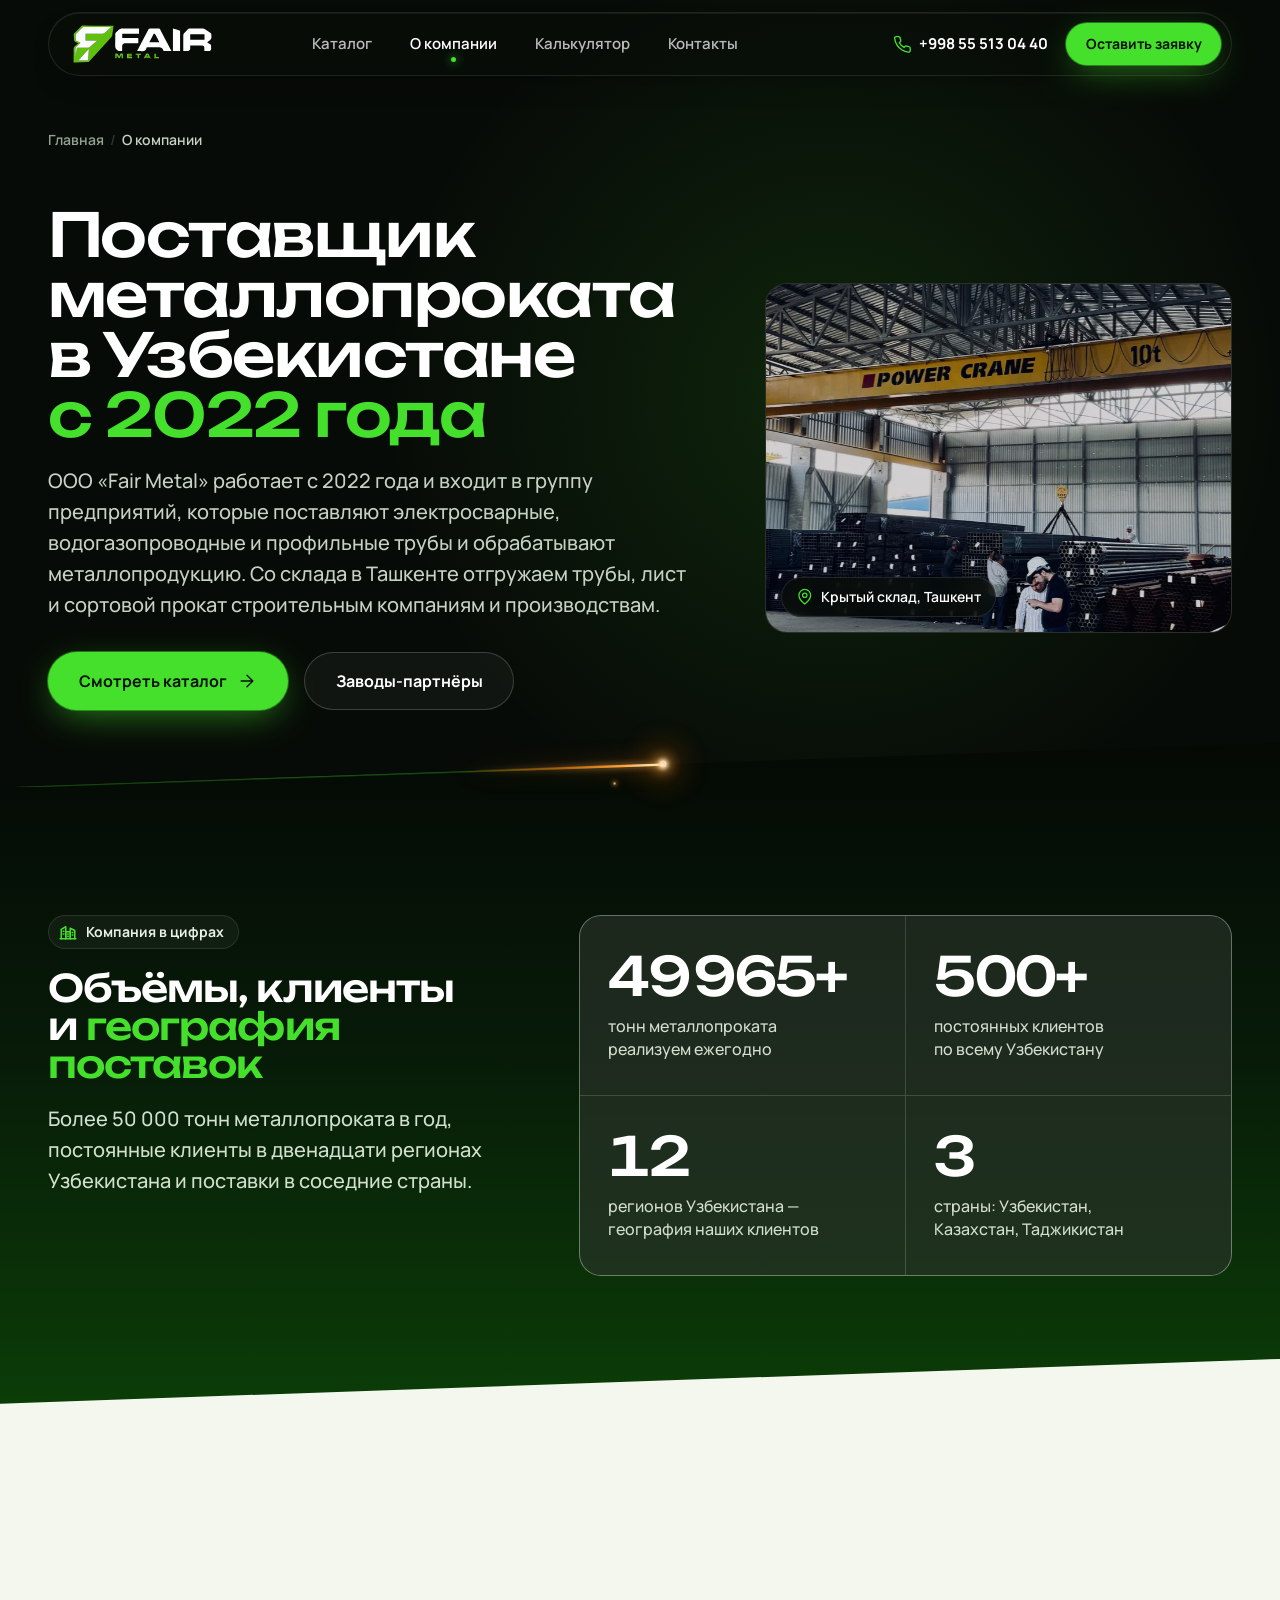
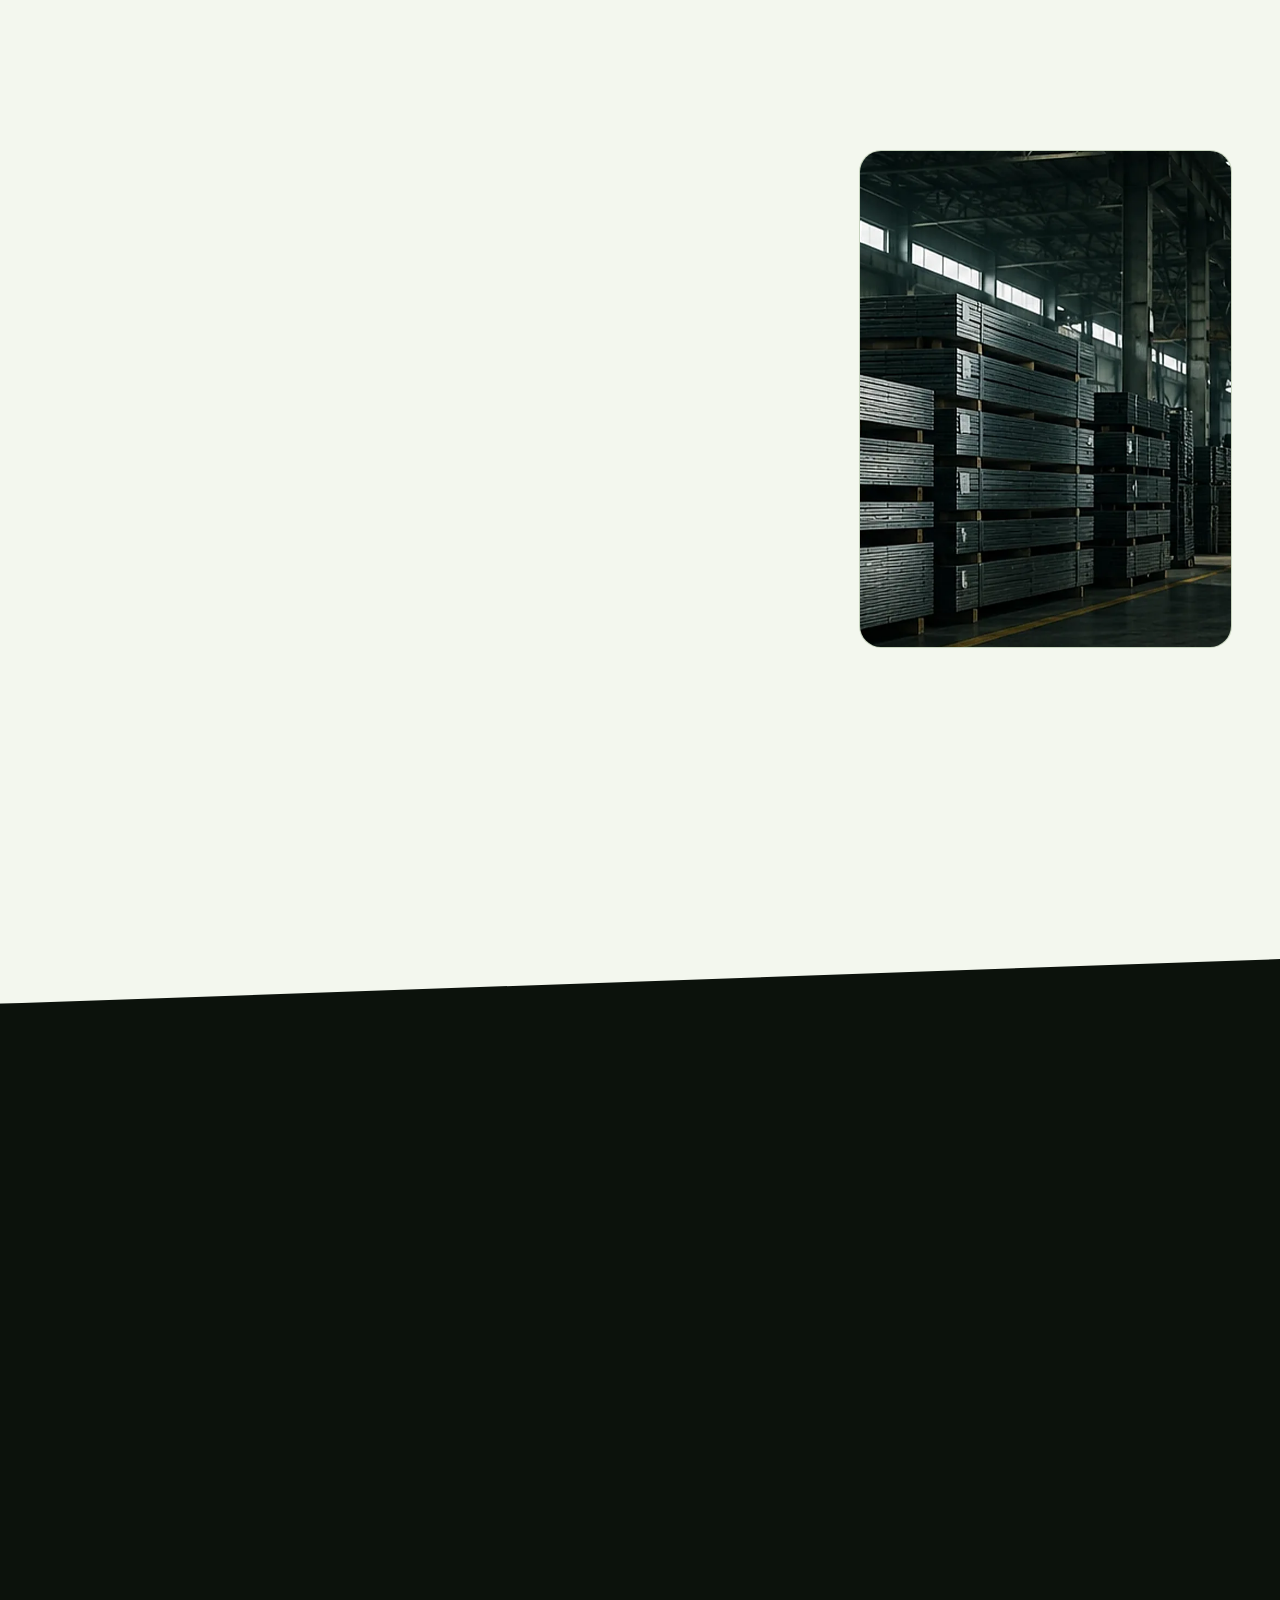
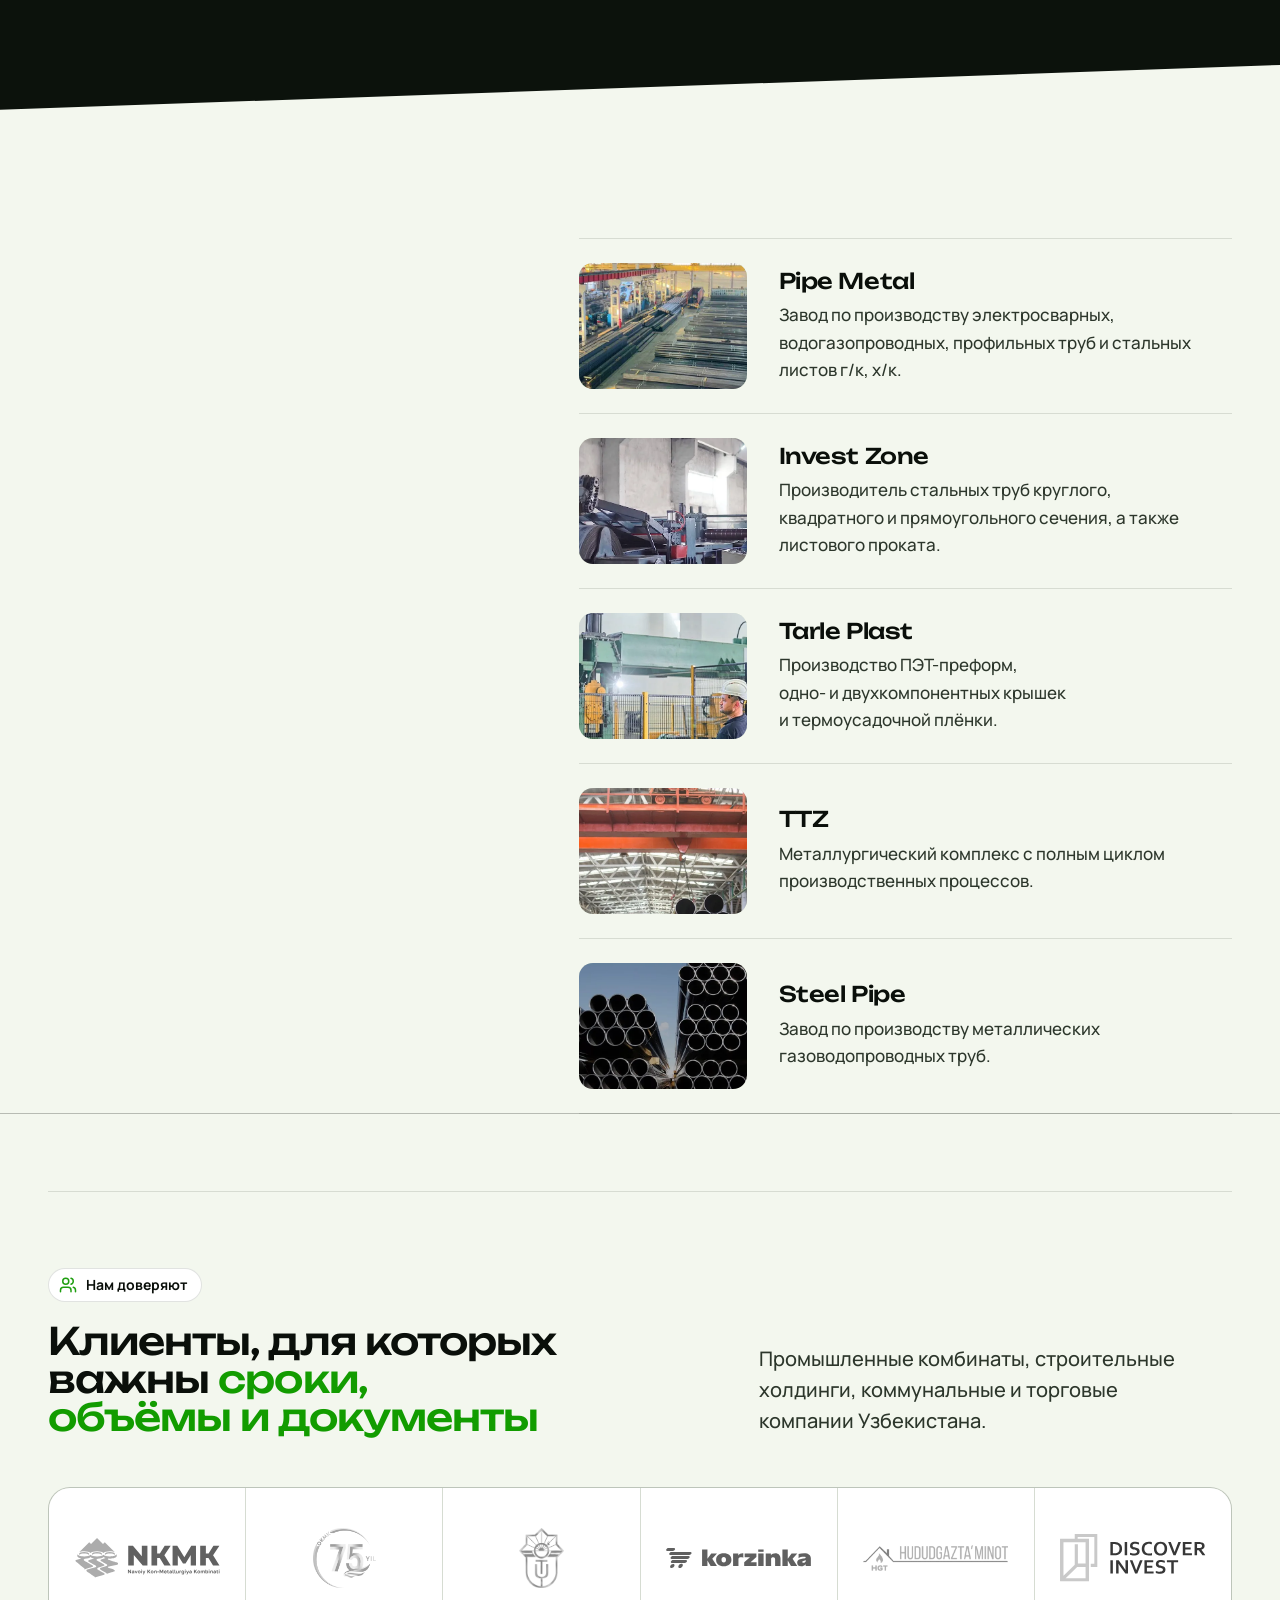
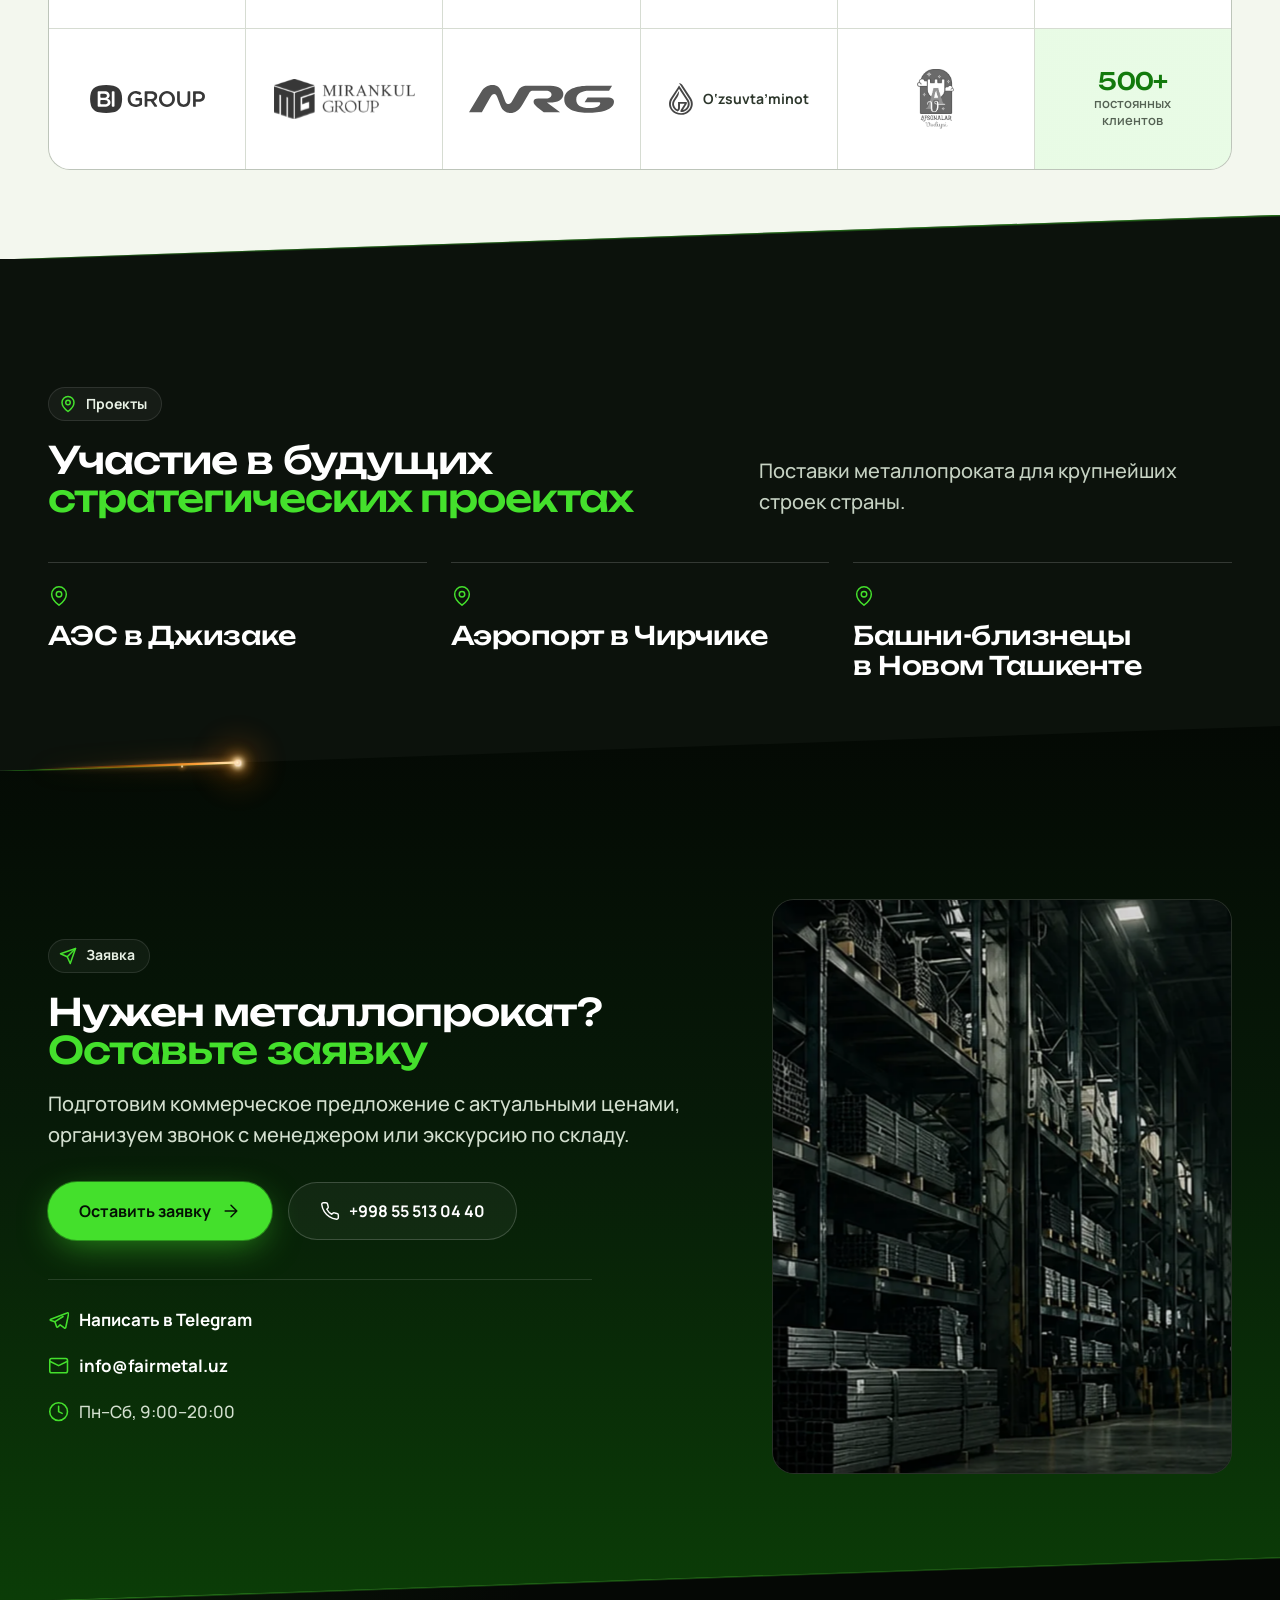
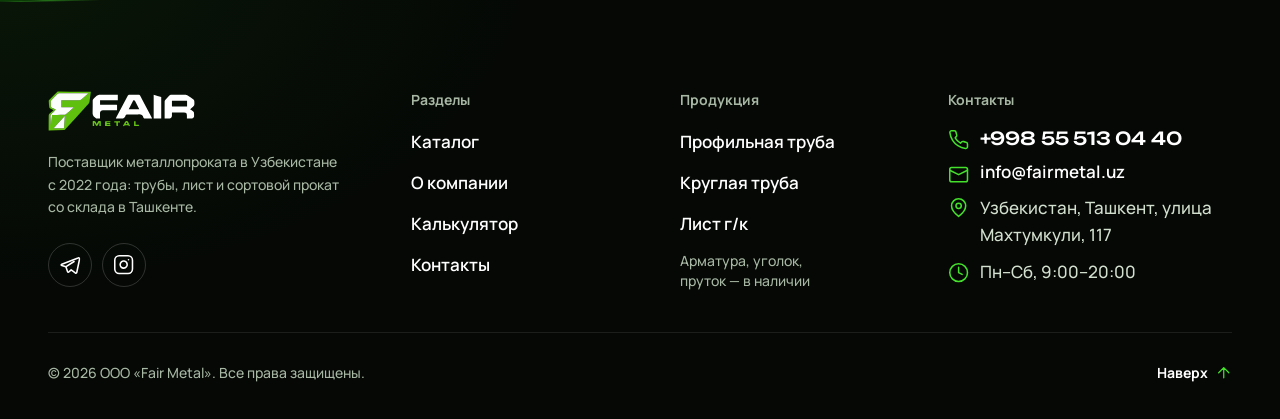
<file: about.html>
<!doctype html>
<html lang="ru">
<head>
  <meta charset="utf-8">
  <meta name="viewport" content="width=device-width, initial-scale=1">
  <meta name="robots" content="noindex, nofollow"><!-- preview copy: not for search engines -->
  <title>О компании — Fair Metal, поставщик металлопроката в Узбекистане с 2022 года</title>
  <meta name="description" content="ООО «Fair Metal» с 2022 года поставляет трубы, лист и сортовой прокат со склада в Ташкенте: более 50 000 тонн в год, 500+ клиентов, 12 регионов Узбекистана, Казахстан и Таджикистан. Заводы-партнёры, клиенты, проекты.">
  <link rel="canonical" href="https://fairmetal.uz/about.html">
  <meta name="theme-color" content="#070b07">
  <meta property="og:type" content="website">
  <meta property="og:site_name" content="Fair Metal">
  <meta property="og:title" content="О компании — Fair Metal, поставщик металлопроката в Узбекистане">
  <meta property="og:description" content="С 2022 года: трубы, лист и сортовой прокат со склада в Ташкенте. Более 50 000 тонн в год, 500+ клиентов, поставки в 12 регионов и три страны.">
  <meta property="og:image" content="https://fairmetal.uz/assets/img/warehouse-1500.webp">
  <meta property="og:url" content="https://fairmetal.uz/about.html">
  <meta property="og:locale" content="ru_RU">
  <link rel="icon" href="assets/img/favicon/favicon.ico" sizes="48x48">
  <link rel="icon" href="assets/img/favicon/favicon-32x32.png" type="image/png" sizes="32x32">
  <link rel="apple-touch-icon" href="assets/img/favicon/apple-touch-icon.png">
  <link rel="manifest" href="assets/img/favicon/site.webmanifest">
  <link rel="preconnect" href="https://fonts.googleapis.com">
  <link rel="preconnect" href="https://fonts.gstatic.com" crossorigin>
  <link href="https://fonts.googleapis.com/css2?family=Unbounded:wght@500&family=Manrope:wght@500;600;700;800&display=swap" rel="stylesheet">
  <link rel="preload" as="image" href="assets/img/warehouse-1500.webp" imagesrcset="assets/img/warehouse-900.webp 900w, assets/img/warehouse-1500.webp 1500w, assets/img/warehouse-2200.webp 2200w" imagesizes="(min-width: 900px) 44vw, 100vw">
  <link rel="stylesheet" href="assets/css/style.css">
  <link rel="stylesheet" href="assets/css/pages/about.css">
  <script type="application/ld+json">
  {"@context":"https://schema.org","@type":"AboutPage","@id":"https://fairmetal.uz/about.html","url":"https://fairmetal.uz/about.html","name":"О компании Fair Metal","inLanguage":"ru","about":{"@type":"Organization","@id":"https://fairmetal.uz/#organization","name":"Fair Metal","legalName":"ООО «Fair Metal»","url":"https://fairmetal.uz/","foundingDate":"2022","telephone":"+998555130440","email":"info@fairmetal.uz","address":{"@type":"PostalAddress","streetAddress":"улица Махтумкули, 117","addressLocality":"Ташкент","addressCountry":"UZ"}},"breadcrumb":{"@type":"BreadcrumbList","itemListElement":[{"@type":"ListItem","position":1,"name":"Главная","item":"https://fairmetal.uz/"},{"@type":"ListItem","position":2,"name":"О компании","item":"https://fairmetal.uz/about.html"}]}}
  </script>
</head>
<body>
<a class="skip-link" href="#main">Перейти к содержанию</a>

<header class="header" id="header">
  <div class="container header__inner">
    <a class="logo" href="index.html" aria-label="Fair Metal — на главную"><img src="assets/img/logo-white.svg" width="139" height="38" alt="Fair Metal"></a>
    <nav class="nav" aria-label="Основная навигация">
      <ul class="nav__list">
        <li><a class="nav__link" href="catalog.html">Каталог</a></li>
        <li><a class="nav__link" href="about.html">О компании</a></li>
        <li><a class="nav__link" href="calculator.html">Калькулятор</a></li>
        <li><a class="nav__link" href="contacts.html">Контакты</a></li>
      </ul>
    </nav>
    <div class="header__right">
      <a class="header__phone" href="tel:+998555130440"><svg class="ic" aria-hidden="true"><use href="assets/img/icons.svg#i-phone"/></svg>+998 55 513 04 40</a>
      <a class="btn btn--sm header__cta" href="contacts.html#request">Оставить заявку</a>
      <button class="burger" type="button" aria-expanded="false" aria-controls="menu" aria-label="Меню">
        <svg class="ic ic--menu" aria-hidden="true"><use href="assets/img/icons.svg#i-menu"/></svg>
        <svg class="ic ic--close" aria-hidden="true"><use href="assets/img/icons.svg#i-x"/></svg>
      </button>
    </div>
  </div>
</header>
<div class="menu" id="menu">
  <nav aria-label="Меню">
    <ul class="menu__list">
      <li><a class="menu__link" href="catalog.html" style="--i:0">Каталог <svg class="ic" aria-hidden="true"><use href="assets/img/icons.svg#i-arrow-up-right"/></svg></a></li>
      <li><a class="menu__link" href="about.html" style="--i:1">О компании <svg class="ic" aria-hidden="true"><use href="assets/img/icons.svg#i-arrow-up-right"/></svg></a></li>
      <li><a class="menu__link" href="calculator.html" style="--i:2">Калькулятор <svg class="ic" aria-hidden="true"><use href="assets/img/icons.svg#i-arrow-up-right"/></svg></a></li>
      <li><a class="menu__link" href="contacts.html" style="--i:3">Контакты <svg class="ic" aria-hidden="true"><use href="assets/img/icons.svg#i-arrow-up-right"/></svg></a></li>
    </ul>
  </nav>
  <div class="menu__foot">
    <a class="btn" href="contacts.html#request">Оставить заявку</a>
    <a class="link" href="tel:+998555130440"><svg class="ic" aria-hidden="true"><use href="assets/img/icons.svg#i-phone"/></svg>+998 55 513 04 40</a>
    <p class="small muted">Пн–Сб, 9:00–20:00 · Ташкент, ул. Махтумкули, 117</p>
  </div>
</div>

<main id="main">

  <!-- ================= PAGE HERO ================= -->
  <section class="phero ab-hero" data-hero aria-labelledby="hero-title">
    <div class="container">
      <nav class="phero__crumbs reveal reveal--fade" style="--d:0ms" aria-label="Хлебные крошки">
        <ol class="crumbs">
          <li><a href="index.html">Главная</a></li>
          <li aria-current="page">О компании</li>
        </ol>
      </nav>
      <div class="phero__grid">
        <div class="phero__head">
          <h1 id="hero-title" class="h1-fit" data-lines style="--d:80ms">Поставщик металлопроката в&nbsp;Узбекистане <span class="hl">с&nbsp;2022 года</span></h1>
          <p class="lead reveal" style="--d:520ms">ООО «Fair Metal» работает с 2022 года и входит в группу предприятий, которые поставляют электросварные, водогазопроводные и профильные трубы и обрабатывают металлопродукцию. Со склада в Ташкенте отгружаем трубы, лист и сортовой прокат строительным компаниям и производствам.</p>
          <div class="actions reveal" style="--d:660ms">
            <a class="btn btn--lg" href="catalog.html">Смотреть каталог <svg class="ic" aria-hidden="true"><use href="assets/img/icons.svg#i-arrow-right"/></svg></a>
            <a class="btn btn--lg btn--outline" href="#partners">Заводы-партнёры</a>
          </div>
        </div>
        <div class="ab-hero__media">
          <div class="frame frame--4x3 ab-hero__frame reveal reveal--mask" style="--d:180ms" data-parallax="0.06">
            <img src="assets/img/warehouse-1500.webp" srcset="assets/img/warehouse-900.webp 900w, assets/img/warehouse-1500.webp 1500w, assets/img/warehouse-2200.webp 2200w" sizes="(min-width: 900px) 40vw, 100vw" width="1500" height="1125" alt="Крытый склад Fair Metal в Ташкенте: мостовой кран 10 тонн над пачками труб, сотрудники у стеллажей" fetchpriority="high" decoding="async">
          </div>
          <p class="frame__caption ab-hero__tag reveal reveal--fade" style="--d:900ms"><svg class="ic" aria-hidden="true"><use href="assets/img/icons.svg#i-pin"/></svg>Крытый склад, Ташкент</p>
        </div>
      </div>
    </div>
  </section>

  <!-- ================= NUMBERS ================= -->
  <section class="band band--dark band--cut section ab-nums-band" aria-labelledby="nums-title">
    <div class="container split">
      <div class="split__rail split__rail--sticky">
        <p class="marker reveal"><svg class="ic" aria-hidden="true"><use href="assets/img/icons.svg#i-clients"/></svg>Компания в цифрах</p>
        <h2 id="nums-title" class="reveal" style="--i:1">Объёмы, клиенты и <span class="hl">география поставок</span></h2>
        <p class="lead reveal" style="--i:2">Более 50 000 тонн металлопроката в год, постоянные клиенты в двенадцати регионах Узбекистана и поставки в соседние страны.</p>
      </div>
      <div class="split__body ab-nums">
        <div class="ab-nums__cell"><div class="reveal" style="--i:0"><p class="num"><span data-count="50000" data-suffix="+">50 000+</span></p><p>тонн металлопроката реализуем ежегодно</p></div></div>
        <div class="ab-nums__cell"><div class="reveal" style="--i:1"><p class="num"><span data-count="500" data-suffix="+">500+</span></p><p>постоянных клиентов по всему Узбекистану</p></div></div>
        <div class="ab-nums__cell"><div class="reveal" style="--i:2"><p class="num"><span data-count="12">12</span></p><p>регионов Узбекистана — география наших клиентов</p></div></div>
        <div class="ab-nums__cell"><div class="reveal" style="--i:3"><p class="num"><span data-count="3">3</span></p><p>страны: Узбекистан, Казахстан, Таджикистан</p></div></div>
      </div>
    </div>
  </section>

  <!-- ================= HOW WE WORK ================= -->
  <section class="section band band--light band--cut" aria-labelledby="how-title">
    <div class="container">
      <div class="ab-how__head">
        <div>
          <p class="marker reveal"><svg class="ic" aria-hidden="true"><use href="assets/img/icons.svg#i-box"/></svg>Как мы работаем</p>
          <h2 id="how-title" class="reveal" style="--i:1">Стабильные поставки за счёт <span class="hl">сильной внутренней структуры</span></h2>
        </div>
        <p class="lead reveal" style="--i:2">Четыре принципа, на которых держатся скорость и точность каждой отгрузки — от заявки до доставки металла клиенту.</p>
      </div>
      <div class="ab-how">
        <div class="ab-how__list">
          <article class="ab-how__item reveal" style="--i:0">
            <p class="ab-how__label"><span class="tile" aria-hidden="true"><svg class="ic"><use href="assets/img/icons.svg#i-users"/></svg></span>Команда</p>
            <div>
              <h3>Менеджеры, логисты и аналитики внутри компании</h3>
              <p>Собственная структура из отделов менеджмента, логистики и аналитики цен.</p>
            </div>
          </article>
          <article class="ab-how__item reveal" style="--i:1">
            <p class="ab-how__label"><span class="tile" aria-hidden="true"><svg class="ic"><use href="assets/img/icons.svg#i-shield"/></svg></span>Контроль</p>
            <div>
              <h3>Системный контроль работы менеджеров</h3>
              <p>Отслеживаем скорость ответа, корректность оформления документов и выполнение стандартов обслуживания.</p>
            </div>
          </article>
          <article class="ab-how__item reveal" style="--i:2">
            <p class="ab-how__label"><span class="tile" aria-hidden="true"><svg class="ic"><use href="assets/img/icons.svg#i-box"/></svg></span>Технологичность</p>
            <div>
              <h3>Машинная упаковка металла</h3>
              <p>Исключает ошибки, ускоряет отгрузку и сохраняет металл при транспортировке.</p>
            </div>
          </article>
          <article class="ab-how__item reveal" style="--i:3">
            <p class="ab-how__label"><span class="tile" aria-hidden="true"><svg class="ic"><use href="assets/img/icons.svg#i-truck"/></svg></span>Скорость</p>
            <div>
              <h3>Оперативная логистика и складские процессы</h3>
              <p>Оптимизированные складские маршруты и чёткая работа команды дают стабильные и быстрые поставки.</p>
            </div>
          </article>
        </div>
        <div class="ab-how__media">
          <div class="frame frame--3x4 reveal reveal--mask" data-parallax="0.06">
            <img src="assets/img/wh-aisle-764.webp" srcset="assets/img/wh-aisle-382.webp 382w, assets/img/wh-aisle-764.webp 764w" sizes="(min-width: 900px) 30vw, 100vw" width="382" height="509" alt="Проход между пачками профильных труб на складе" loading="lazy" decoding="async">
          </div>
        </div>
      </div>
    </div>
  </section>

  <!-- ================= GEOGRAPHY ================= -->
  <section class="band band--paper band--cut section ab-geo" aria-labelledby="geo-title">
    <div class="container split">
      <div class="split__rail split__rail--sticky">
        <p class="marker reveal"><svg class="ic" aria-hidden="true"><use href="assets/img/icons.svg#i-map"/></svg>География</p>
        <h2 id="geo-title" class="reveal" style="--i:1">Две площадки в Ташкенте и <span class="hl">поставки в двенадцать регионов</span></h2>
        <p class="lead reveal" style="--i:2">Крытый склад на юге города и транзитная точка на северо-востоке позволяют отгружать заказы в день обращения по Ташкенту и быстро отправлять металл в регионы.</p>
        <div class="actions reveal" style="--i:3"><a class="link link--row" href="contacts.html">Адрес и карта <svg class="ic" aria-hidden="true"><use href="assets/img/icons.svg#i-arrow-right"/></svg></a></div>
      </div>
      <div class="split__body ab-geo__body">
        <div class="ab-geo__locs">
          <div class="card ab-geo__loc reveal" style="--i:0">
            <span class="tile" aria-hidden="true"><svg class="ic"><use href="assets/img/icons.svg#i-pin"/></svg></span>
            <h3>Крытый склад</h3>
            <p class="ab-geo__where">Юг Ташкента</p>
            <p>Основная площадка: постоянный запас труб, листа и сортового проката, погрузка мостовым краном.</p>
          </div>
          <div class="card ab-geo__loc reveal" style="--i:1">
            <span class="tile" aria-hidden="true"><svg class="ic"><use href="assets/img/icons.svg#i-truck"/></svg></span>
            <h3>Транзитная точка</h3>
            <p class="ab-geo__where">Северо-восток Ташкента</p>
            <p>Вторая локация компании — для отгрузок в другой части города и отправок в регионы.</p>
          </div>
        </div>
        <div class="ab-geo__countries-wrap reveal" style="--i:2">
          <p class="ab-geo__caption">Клиенты в трёх странах</p>
          <ul class="ab-geo__countries">
            <li><span>Узбекистан</span><small>12 регионов</small></li>
            <li><span>Казахстан</span><small>поставки по заявке</small></li>
            <li><span>Таджикистан</span><small>поставки по заявке</small></li>
          </ul>
        </div>
      </div>
    </div>
  </section>

  <!-- ================= PARTNERS ================= -->
  <section class="section section--flush-b band band--light band--cut" id="partners" aria-labelledby="partners-title">
    <div class="container split">
      <div class="split__rail split__rail--sticky">
        <p class="marker reveal"><svg class="ic" aria-hidden="true"><use href="assets/img/icons.svg#i-factory"/></svg>Производственные партнёры</p>
        <h2 id="partners-title" class="reveal" style="--i:1">Работаем напрямую <span class="hl">с заводами региона</span></h2>
        <p class="lead reveal" style="--i:2">Мы работаем напрямую с крупнейшими и наиболее стабильными заводами региона — это гарантирует качество, прозрачность происхождения и бесперебойные поставки металлопроката.</p>
      </div>
      <ul class="split__body ab-plants" aria-label="Заводы-партнёры">
        <li class="ab-plant reveal" style="--i:0">
          <div class="ab-plant__photo"><img src="assets/img/partners/factory-1-580.webp" width="580" height="561" alt="Цех завода Pipe Metal: ряды пачек профильных труб под мостовым краном" loading="lazy" decoding="async"></div>
          <h3>Pipe Metal</h3>
          <p>Завод по производству электросварных, водогазопроводных, профильных труб и стальных листов г/к, х/к.</p>
        </li>
        <li class="ab-plant reveal" style="--i:1">
          <div class="ab-plant__photo"><img src="assets/img/partners/factory-2-580.webp" width="580" height="557" alt="Линия продольной резки рулонной стали в цехе завода Invest Zone" loading="lazy" decoding="async"></div>
          <h3>Invest Zone</h3>
          <p>Производитель стальных труб круглого, квадратного и прямоугольного сечения, а также листового проката.</p>
        </li>
        <li class="ab-plant reveal" style="--i:2">
          <div class="ab-plant__photo"><img src="assets/img/partners/factory-3-580.webp" width="580" height="562" alt="Оператор в каске у пульта управления прессом на производстве Tarle Plast" loading="lazy" decoding="async"></div>
          <h3>Tarle Plast</h3>
          <p>Производство ПЭТ-преформ, одно- и двухкомпонентных крышек и термоусадочной плёнки.</p>
        </li>
        <li class="ab-plant reveal" style="--i:3">
          <div class="ab-plant__photo"><img src="assets/img/partners/factory-4-580.webp" width="580" height="557" alt="Мостовой кран переносит пучок круглых труб в цехе металлургического комплекса TTZ" loading="lazy" decoding="async"></div>
          <h3>TTZ</h3>
          <p>Металлургический комплекс с полным циклом производственных процессов.</p>
        </li>
        <li class="ab-plant reveal" style="--i:4">
          <div class="ab-plant__photo"><img src="assets/img/partners/factory-5-580.webp" width="580" height="556" alt="Штабели круглых стальных труб на открытой площадке завода Steel Pipe" loading="lazy" decoding="async"></div>
          <h3>Steel Pipe</h3>
          <p>Завод по производству металлических газоводопроводных труб.</p>
        </li>
      </ul>
    </div>
  </section>

  <!-- ================= CLIENTS ================= -->
  <section class="band band--light ab-clients" aria-labelledby="clients-title">
    <div class="container">
      <hr class="rule ab-clients__rule">
      <div class="ab-clients__head">
        <div>
          <p class="marker reveal"><svg class="ic" aria-hidden="true"><use href="assets/img/icons.svg#i-users"/></svg>Нам доверяют</p>
          <h2 id="clients-title" class="reveal" style="--i:1">Клиенты, для которых важны <span class="hl">сроки, объёмы и документы</span></h2>
        </div>
        <p class="lead reveal" style="--i:2">Промышленные комбинаты, строительные холдинги, коммунальные и торговые компании Узбекистана.</p>
      </div>
      <ul class="logos logos--6" aria-label="Клиенты">
        <li class="reveal reveal--fade" style="--i:0"><img src="assets/img/clients/nkmk.svg" width="175" height="49" alt="NKMK" loading="lazy"></li>
        <li class="reveal reveal--fade" style="--i:1"><img src="assets/img/clients/okmk.webp" width="480" height="454" alt="Алмалыкский ГМК" loading="lazy"></li>
        <li class="reveal reveal--fade" style="--i:2"><img src="assets/img/clients/temiryul.webp" width="480" height="634" alt="O‘zbekiston temir yo‘llari" loading="lazy"></li>
        <li class="reveal reveal--fade" style="--i:3"><img src="assets/img/clients/korzinka.svg" width="1849" height="259" alt="Korzinka" loading="lazy"></li>
        <li class="reveal reveal--fade" style="--i:4"><img src="assets/img/clients/hududgaz.webp" width="480" height="86" alt="Hududgazta’minot" loading="lazy"></li>
        <li class="reveal reveal--fade" style="--i:5"><img src="assets/img/clients/discovery.svg" width="158" height="53" alt="Discover Invest" loading="lazy"></li>
        <li class="reveal reveal--fade" style="--i:6"><img src="assets/img/clients/bi.svg" width="115" height="28" alt="BI Group" loading="lazy"></li>
        <li class="reveal reveal--fade logos__invert" style="--i:7"><img src="assets/img/clients/mirankul.svg" width="260" height="72" alt="Mirankul Group" loading="lazy"></li>
        <li class="reveal reveal--fade" style="--i:8"><img src="assets/img/clients/nrg.svg" width="197" height="39" alt="NRG" loading="lazy"></li>
        <li class="reveal reveal--fade logos__named" style="--i:9"><img src="assets/img/clients/uzsuv.svg" width="27" height="36" alt="" loading="lazy"><span>O‘zsuvta’minot</span></li>
        <li class="reveal reveal--fade" style="--i:10"><img src="assets/img/clients/afsona.webp" width="452" height="731" alt="Afsonalar vodiysi" loading="lazy"></li>
        <li class="reveal reveal--fade clients__more" style="--i:11"><div><p class="num">500+</p><p>постоянных клиентов</p></div></li>
      </ul>
    </div>
  </section>

  <!-- ================= PROJECTS ================= -->
  <section class="band band--paper band--cut section section--tight ab-projects" aria-labelledby="projects-title">
    <div class="container">
      <div class="ab-projects__head">
        <div>
          <p class="marker reveal"><svg class="ic" aria-hidden="true"><use href="assets/img/icons.svg#i-pin"/></svg>Проекты</p>
          <h2 id="projects-title" class="reveal" style="--i:1">Участие в&nbsp;будущих <span class="hl">стратегических проектах</span></h2>
        </div>
        <p class="lead reveal" style="--i:2">Поставки металлопроката для крупнейших строек страны.</p>
      </div>
      <ul class="ab-projects__list" aria-label="Стратегические проекты">
        <li class="reveal" style="--i:0"><svg class="ic" aria-hidden="true"><use href="assets/img/icons.svg#i-pin"/></svg>АЭС в&nbsp;Джизаке</li>
        <li class="reveal" style="--i:1"><svg class="ic" aria-hidden="true"><use href="assets/img/icons.svg#i-pin"/></svg>Аэропорт в&nbsp;Чирчике</li>
        <li class="reveal" style="--i:2"><svg class="ic" aria-hidden="true"><use href="assets/img/icons.svg#i-pin"/></svg>Башни-близнецы в&nbsp;Новом Ташкенте</li>
      </ul>
    </div>
  </section>

  <!-- ================= CTA ================= -->
  <section class="band band--dark band--cut section cta-band" aria-labelledby="cta-title">
    <div class="container cta-band__grid">
      <div class="cta-band__text">
        <p class="marker reveal"><svg class="ic" aria-hidden="true"><use href="assets/img/icons.svg#i-send"/></svg>Заявка</p>
        <h2 id="cta-title" class="reveal" style="--i:1">Нужен металлопрокат? <span class="hl">Оставьте заявку</span></h2>
        <p class="lead reveal" style="--i:2">Подготовим коммерческое предложение с актуальными ценами, организуем звонок с менеджером или экскурсию по складу.</p>
        <div class="actions reveal" style="--i:3">
          <a class="btn btn--lg" href="contacts.html#request">Оставить заявку <svg class="ic" aria-hidden="true"><use href="assets/img/icons.svg#i-arrow-right"/></svg></a>
          <a class="btn btn--lg btn--outline" href="tel:+998555130440"><svg class="ic" aria-hidden="true"><use href="assets/img/icons.svg#i-phone"/></svg>+998 55 513 04 40</a>
        </div>
        <div class="request__contacts reveal" style="--i:4">
          <a href="https://t.me/FAIRMETAL" target="_blank" rel="noopener"><svg class="ic" aria-hidden="true"><use href="assets/img/icons.svg#i-telegram"/></svg>Написать в Telegram</a>
          <a href="mailto:info@fairmetal.uz"><svg class="ic" aria-hidden="true"><use href="assets/img/icons.svg#i-mail"/></svg>info@fairmetal.uz</a>
          <p><svg class="ic" aria-hidden="true"><use href="assets/img/icons.svg#i-clock"/></svg>Пн–Сб, 9:00–20:00</p>
        </div>
      </div>
      <div class="frame frame--4x5 cta-band__media reveal reveal--mask" style="--i:1" data-parallax="0.06">
        <img src="assets/img/wh-racks-816.webp" srcset="assets/img/wh-racks-408.webp 408w, assets/img/wh-racks-816.webp 816w" sizes="(min-width: 900px) 34vw, 100vw" width="408" height="509" alt="Стеллажи с металлопрокатом на складе" loading="lazy" decoding="async">
      </div>
    </div>
  </section>

</main>

<footer class="footer">
  <div class="container">
    <div class="footer__top">
      <div class="footer__brand">
        <img src="assets/img/logo-white.svg" width="147" height="40" alt="Fair Metal" loading="lazy">
        <p>Поставщик металлопроката в Узбекистане с 2022 года: трубы, лист и сортовой прокат со склада в Ташкенте.</p>
        <div class="footer__social">
          <a href="https://t.me/FAIRMETAL" target="_blank" rel="noopener" aria-label="Telegram"><svg class="ic" aria-hidden="true"><use href="assets/img/icons.svg#i-telegram"/></svg></a>
          <a href="https://www.instagram.com/fairmetal/" target="_blank" rel="noopener" aria-label="Instagram"><svg class="ic" aria-hidden="true"><use href="assets/img/icons.svg#i-instagram"/></svg></a>
        </div>
      </div>
      <div class="footer__col">
        <h3 class="footer__title">Разделы</h3>
        <ul>
          <li><a href="catalog.html">Каталог</a></li>
          <li><a href="about.html">О компании</a></li>
          <li><a href="calculator.html">Калькулятор</a></li>
          <li><a href="contacts.html">Контакты</a></li>
        </ul>
      </div>
      <div class="footer__col">
        <h3 class="footer__title">Продукция</h3>
        <ul>
          <li><a href="product.html?cat=profile-tube">Профильная труба</a></li>
          <li><a href="product.html?cat=round-tube">Круглая труба</a></li>
          <li><a href="product.html?cat=sheet">Лист г/к</a></li>
          <li class="footer__stock">Арматура, уголок, пруток — в&nbsp;наличии</li>
        </ul>
      </div>
      <div class="footer__col">
        <h3 class="footer__title">Контакты</h3>
        <ul>
          <li class="footer__contact"><svg class="ic" aria-hidden="true"><use href="assets/img/icons.svg#i-phone"/></svg><a href="tel:+998555130440">+998 55 513 04 40</a></li>
          <li class="footer__contact"><svg class="ic" aria-hidden="true"><use href="assets/img/icons.svg#i-mail"/></svg><a href="mailto:info@fairmetal.uz">info@fairmetal.uz</a></li>
          <li class="footer__contact"><svg class="ic" aria-hidden="true"><use href="assets/img/icons.svg#i-pin"/></svg><span>Узбекистан, Ташкент, улица Махтумкули, 117</span></li>
          <li class="footer__contact"><svg class="ic" aria-hidden="true"><use href="assets/img/icons.svg#i-clock"/></svg><span>Пн–Сб, 9:00–20:00</span></li>
        </ul>
      </div>
    </div>
    <div class="footer__bottom">
      <p>© <span data-year>2026</span> ООО «Fair Metal». Все права защищены.</p>
      <a class="footer__totop" href="#main">Наверх <svg class="ic" aria-hidden="true"><use href="assets/img/icons.svg#i-arrow-up"/></svg></a>
    </div>
  </div>
</footer>

<script src="assets/js/config.js" defer></script>
<script src="assets/js/data.js" defer></script>
<script src="assets/js/main.js" defer></script>
</body>
</html>
</file>
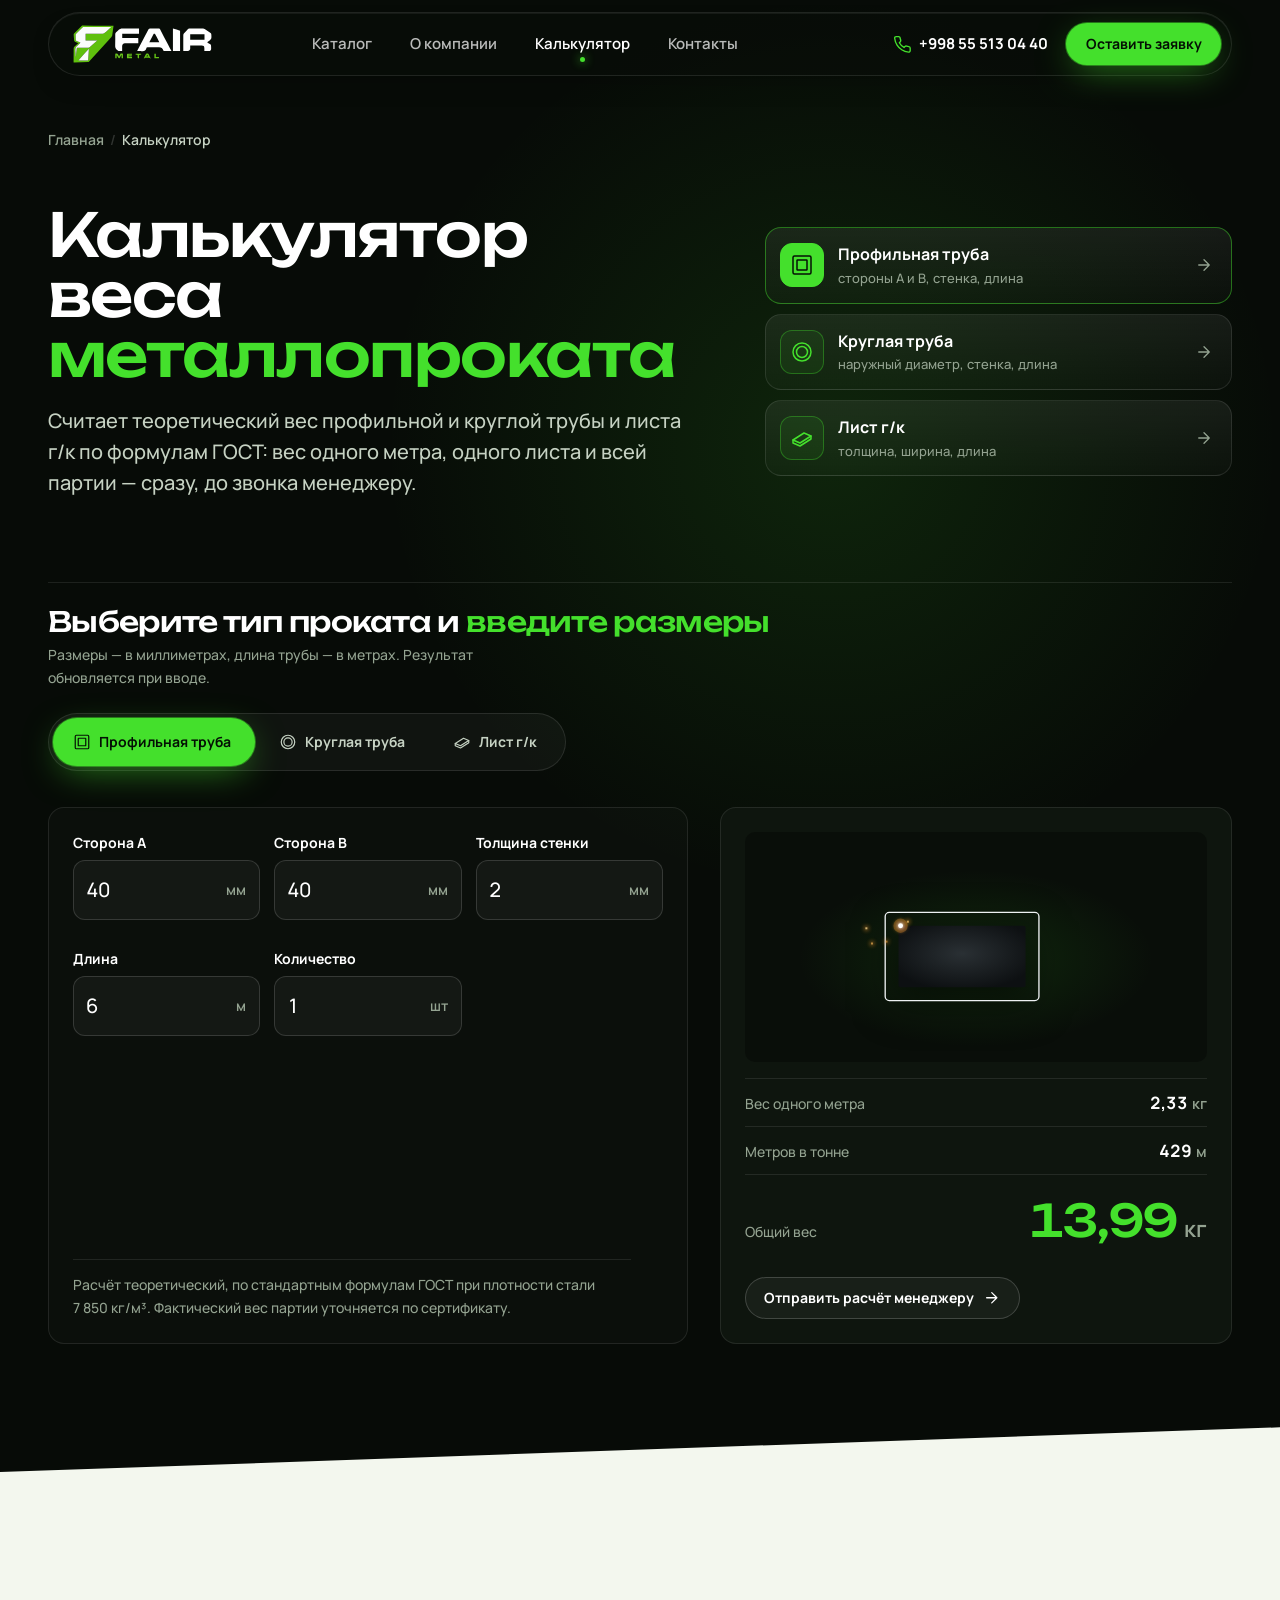
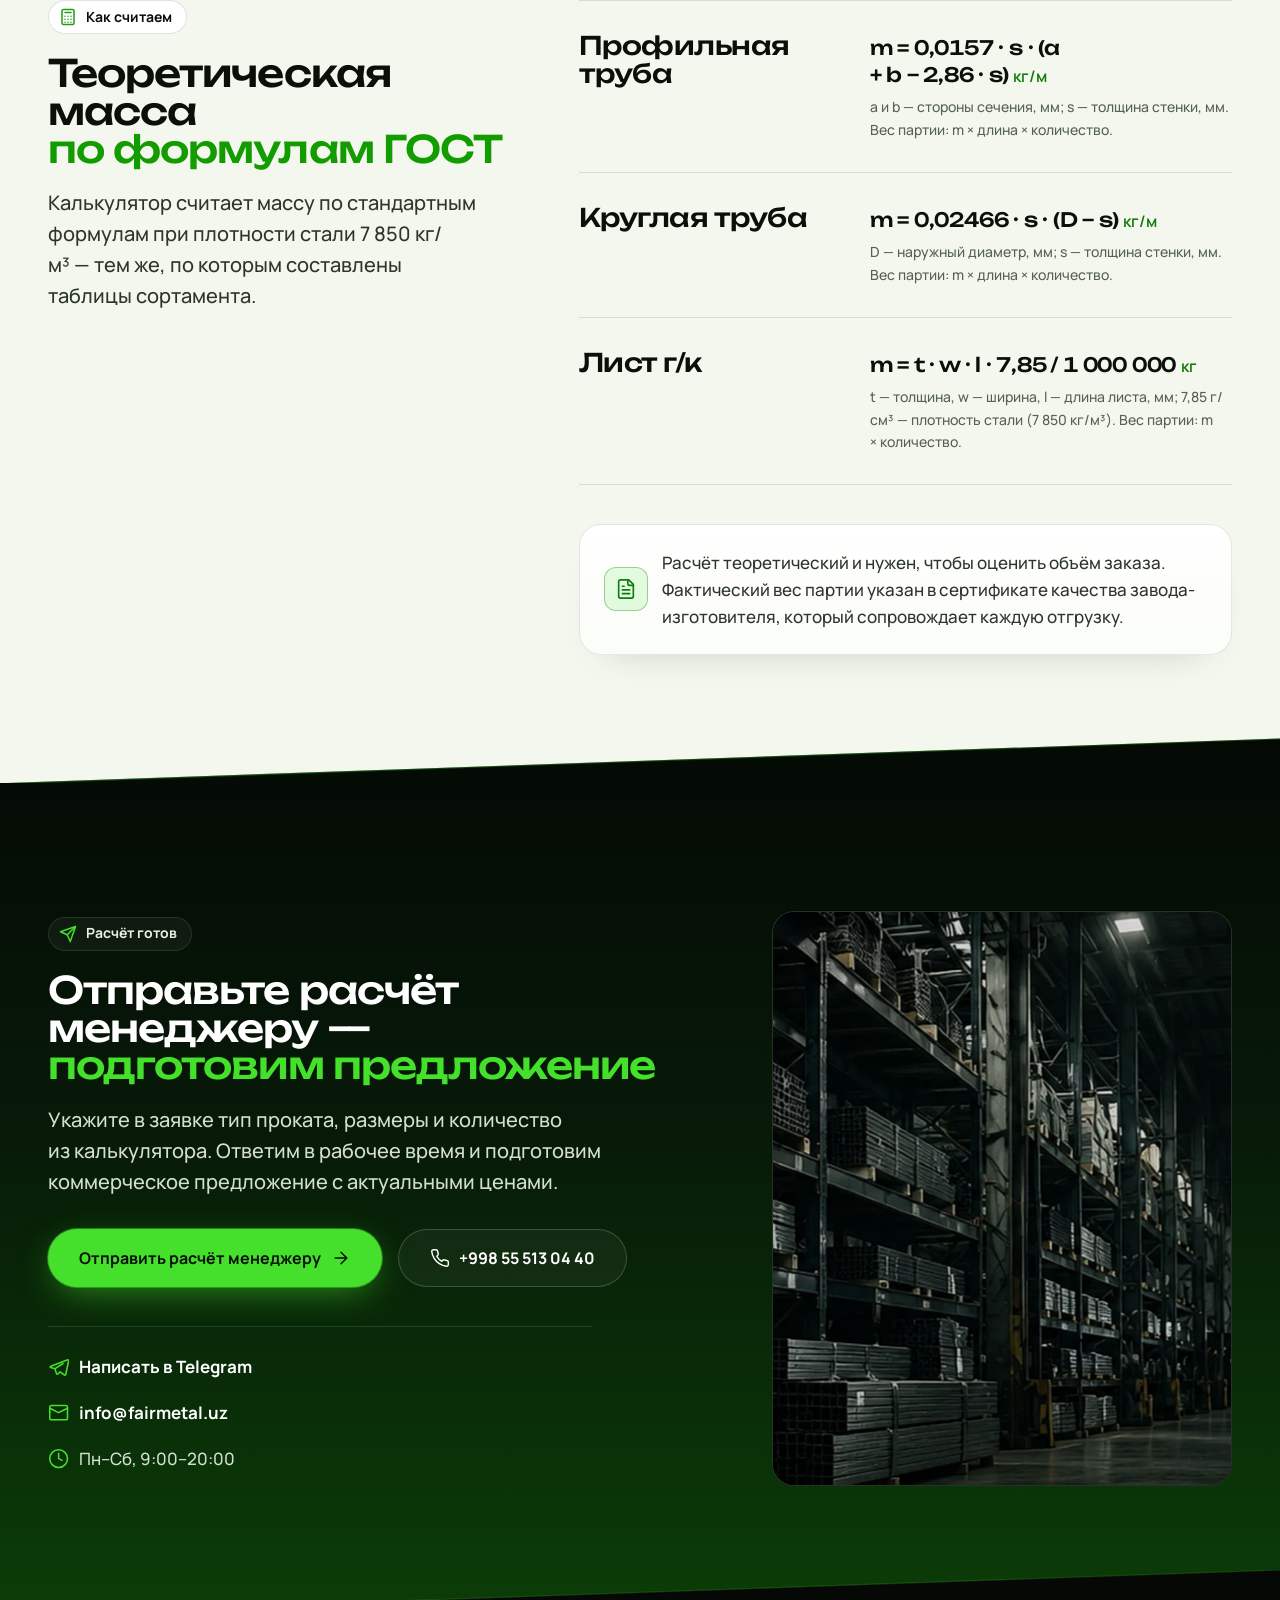
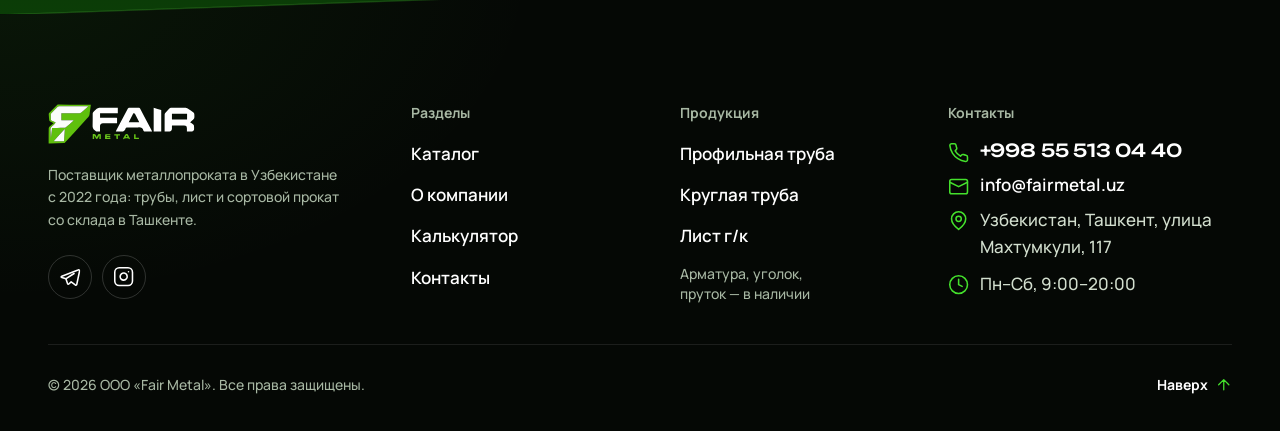
<file: calculator.html>
<!doctype html>
<html lang="ru">
<head>
  <meta charset="utf-8">
  <meta name="viewport" content="width=device-width, initial-scale=1">
  <meta name="robots" content="noindex, nofollow"><!-- preview copy: not for search engines -->
  <title>Калькулятор веса металлопроката — Fair Metal</title>
  <meta name="description" content="Онлайн-калькулятор веса металлопроката Fair Metal: теоретический вес профильной и круглой трубы и листа г/к по формулам ГОСТ. Вес одного метра, листа и всей партии.">
  <link rel="canonical" href="https://fairmetal.uz/calculator.html">
  <meta name="theme-color" content="#070b07">
  <meta property="og:type" content="website">
  <meta property="og:site_name" content="Fair Metal">
  <meta property="og:title" content="Калькулятор веса металлопроката — Fair Metal">
  <meta property="og:description" content="Теоретический вес профильной и круглой трубы и листа г/к по формулам ГОСТ: вес одного метра, листа и всей партии.">
  <meta property="og:image" content="https://fairmetal.uz/assets/img/warehouse-1500.webp">
  <meta property="og:locale" content="ru_RU">
  <link rel="icon" href="assets/img/favicon/favicon.ico" sizes="48x48">
  <link rel="icon" href="assets/img/favicon/favicon-32x32.png" type="image/png" sizes="32x32">
  <link rel="apple-touch-icon" href="assets/img/favicon/apple-touch-icon.png">
  <link rel="manifest" href="assets/img/favicon/site.webmanifest">
  <link rel="preconnect" href="https://fonts.googleapis.com">
  <link rel="preconnect" href="https://fonts.gstatic.com" crossorigin>
  <link href="https://fonts.googleapis.com/css2?family=Unbounded:wght@500&family=Manrope:wght@500;600;700;800&display=swap" rel="stylesheet">
  <link rel="stylesheet" href="assets/css/style.css">
  <link rel="stylesheet" href="assets/css/pages/calculator.css">
  <link rel="stylesheet" href="assets/css/pages/calculator-page.css">
  <script type="application/ld+json">
  {"@context":"https://schema.org","@type":"BreadcrumbList","itemListElement":[{"@type":"ListItem","position":1,"name":"Главная","item":"https://fairmetal.uz/"},{"@type":"ListItem","position":2,"name":"Калькулятор веса","item":"https://fairmetal.uz/calculator.html"}]}
  </script>
</head>
<body>
<a class="skip-link" href="#main">Перейти к содержанию</a>

<header class="header" id="header">
  <div class="container header__inner">
    <a class="logo" href="index.html" aria-label="Fair Metal — на главную"><img src="assets/img/logo-white.svg" width="139" height="38" alt="Fair Metal"></a>
    <nav class="nav" aria-label="Основная навигация">
      <ul class="nav__list">
        <li><a class="nav__link" href="catalog.html">Каталог</a></li>
        <li><a class="nav__link" href="about.html">О компании</a></li>
        <li><a class="nav__link" href="calculator.html">Калькулятор</a></li>
        <li><a class="nav__link" href="contacts.html">Контакты</a></li>
      </ul>
    </nav>
    <div class="header__right">
      <a class="header__phone" href="tel:+998555130440"><svg class="ic" aria-hidden="true"><use href="assets/img/icons.svg#i-phone"/></svg>+998 55 513 04 40</a>
      <a class="btn btn--sm header__cta" href="contacts.html#request">Оставить заявку</a>
      <button class="burger" type="button" aria-expanded="false" aria-controls="menu" aria-label="Меню">
        <svg class="ic ic--menu" aria-hidden="true"><use href="assets/img/icons.svg#i-menu"/></svg>
        <svg class="ic ic--close" aria-hidden="true"><use href="assets/img/icons.svg#i-x"/></svg>
      </button>
    </div>
  </div>
</header>
<div class="menu" id="menu">
  <nav aria-label="Меню">
    <ul class="menu__list">
      <li><a class="menu__link" href="catalog.html" style="--i:0">Каталог <svg class="ic" aria-hidden="true"><use href="assets/img/icons.svg#i-arrow-up-right"/></svg></a></li>
      <li><a class="menu__link" href="about.html" style="--i:1">О компании <svg class="ic" aria-hidden="true"><use href="assets/img/icons.svg#i-arrow-up-right"/></svg></a></li>
      <li><a class="menu__link" href="calculator.html" style="--i:2">Калькулятор <svg class="ic" aria-hidden="true"><use href="assets/img/icons.svg#i-arrow-up-right"/></svg></a></li>
      <li><a class="menu__link" href="contacts.html" style="--i:3">Контакты <svg class="ic" aria-hidden="true"><use href="assets/img/icons.svg#i-arrow-up-right"/></svg></a></li>
    </ul>
  </nav>
  <div class="menu__foot">
    <a class="btn" href="contacts.html#request">Оставить заявку</a>
    <a class="link" href="tel:+998555130440"><svg class="ic" aria-hidden="true"><use href="assets/img/icons.svg#i-phone"/></svg>+998 55 513 04 40</a>
    <p class="small muted">Пн–Сб, 9:00–20:00 · Ташкент, ул. Махтумкули, 117</p>
  </div>
</div>

<main id="main">

  <!-- ================= PAGE HERO ================= -->
  <section class="phero calcp-hero" data-hero aria-labelledby="page-title">
    <div class="container">
      <nav class="phero__crumbs reveal reveal--fade" style="--d:0ms" aria-label="Хлебные крошки">
        <ol class="crumbs">
          <li><a href="index.html">Главная</a></li>
          <li aria-current="page">Калькулятор</li>
        </ol>
      </nav>
      <div class="phero__grid">
      <div class="phero__head">
        <h1 id="page-title" class="h1-fit" data-lines style="--d:80ms">Калькулятор веса <span class="hl">металлопроката</span></h1>
        <p class="lead reveal" style="--d:520ms">Считает теоретический вес профильной и круглой трубы и листа г/к по формулам ГОСТ: вес одного метра, одного листа и всей партии — сразу, до звонка менеджеру.</p>
      </div>
      <ul class="calcp-types reveal reveal--draw" style="--d:700ms" aria-label="Что можно посчитать">
        <li><a class="calcp-type" href="#calc" data-calc-type="profile"><svg class="ic" aria-hidden="true" viewBox="0 0 24 24"><rect x="3" y="3" width="18" height="18" rx="1.5" pathLength="1" style="--o:0"/><rect x="7" y="7" width="10" height="10" rx=".5" pathLength="1" style="--o:1"/></svg><span>Профильная труба<small>стороны A и B, стенка, длина</small></span><svg class="ic ic--arrow" aria-hidden="true"><use href="assets/img/icons.svg#i-arrow-right"/></svg></a></li>
        <li><a class="calcp-type" href="#calc" data-calc-type="round"><svg class="ic" aria-hidden="true" viewBox="0 0 24 24"><circle cx="12" cy="12" r="9" pathLength="1" style="--o:2"/><circle cx="12" cy="12" r="5.5" pathLength="1" style="--o:3"/></svg><span>Круглая труба<small>наружный диаметр, стенка, длина</small></span><svg class="ic ic--arrow" aria-hidden="true"><use href="assets/img/icons.svg#i-arrow-right"/></svg></a></li>
        <li><a class="calcp-type" href="#calc" data-calc-type="sheet"><svg class="ic" aria-hidden="true" viewBox="0 0 24 24"><path d="M3 14 14 7l7 3-11 7z" pathLength="1" style="--o:4"/><path d="M3 14v3l7 3 11-7v-3" pathLength="1" style="--o:5"/></svg><span>Лист г/к<small>толщина, ширина, длина</small></span><svg class="ic ic--arrow" aria-hidden="true"><use href="assets/img/icons.svg#i-arrow-right"/></svg></a></li>
      </ul>
      </div>
    </div>
  </section>

  <!-- ================= CALCULATOR ================= -->
  <section class="section calcp-tool" id="calc" aria-labelledby="calc-title">
    <div class="container">
      <div class="calcp-tool__head reveal">
        <h2 id="calc-title">Выберите тип проката и <span class="hl">введите размеры</span></h2>
        <p class="small muted">Размеры — в миллиметрах, длина трубы — в метрах. Результат обновляется при вводе.</p>
      </div>
      <div class="reveal" style="--i:1"><div data-calc="full"></div></div>
    </div>
  </section>

  <!-- ================= HOW IT COUNTS ================= -->
  <section class="band band--light band--cut section calcp-how" aria-labelledby="how-title">
    <div class="container split">
      <div class="split__rail split__rail--sticky">
        <p class="marker reveal"><svg class="ic" aria-hidden="true"><use href="assets/img/icons.svg#i-calc"/></svg>Как считаем</p>
        <h2 id="how-title" class="reveal" style="--i:1">Теоретическая масса <span class="hl">по формулам ГОСТ</span></h2>
        <p class="lead reveal" style="--i:2">Калькулятор считает массу по стандартным формулам при плотности стали 7&nbsp;850&nbsp;кг/м³ — тем же, по которым составлены таблицы сортамента.</p>
      </div>
      <div class="split__body">
        <dl class="deflist">
          <div class="deflist__item reveal" style="--i:0">
            <dt class="deflist__term">Профильная труба</dt>
            <dd class="deflist__desc">
              <p class="calcp-formula">m = 0,0157 · s · (a + b − 2,86 · s) <span class="calcp-formula__unit">кг/м</span></p>
              <p class="calcp-legend">a и b — стороны сечения, мм; s — толщина стенки, мм. Вес партии: m × длина × количество.</p>
            </dd>
          </div>
          <div class="deflist__item reveal" style="--i:1">
            <dt class="deflist__term">Круглая труба</dt>
            <dd class="deflist__desc">
              <p class="calcp-formula">m = 0,02466 · s · (D − s) <span class="calcp-formula__unit">кг/м</span></p>
              <p class="calcp-legend">D — наружный диаметр, мм; s — толщина стенки, мм. Вес партии: m × длина × количество.</p>
            </dd>
          </div>
          <div class="deflist__item reveal" style="--i:2">
            <dt class="deflist__term">Лист г/к</dt>
            <dd class="deflist__desc">
              <p class="calcp-formula">m = t · w · l · 7,85 / 1&nbsp;000&nbsp;000 <span class="calcp-formula__unit">кг</span></p>
              <p class="calcp-legend">t — толщина, w — ширина, l — длина листа, мм; 7,85&nbsp;г/см³ — плотность стали (7&nbsp;850&nbsp;кг/м³). Вес партии: m × количество.</p>
            </dd>
          </div>
        </dl>
        <div class="note calcp-note reveal" style="--i:3">
          <span class="tile" aria-hidden="true"><svg class="ic"><use href="assets/img/icons.svg#i-file"/></svg></span>
          <p>Расчёт теоретический и нужен, чтобы оценить объём заказа. Фактический вес партии указан в сертификате качества завода-изготовителя, который сопровождает каждую отгрузку.</p>
        </div>
      </div>
    </div>
  </section>

  <!-- ================= CTA ================= -->
  <section class="band band--dark band--cut section cta-band" aria-labelledby="cta-title">
    <div class="container cta-band__grid">
      <div class="cta-band__text">
        <p class="marker reveal"><svg class="ic" aria-hidden="true"><use href="assets/img/icons.svg#i-send"/></svg>Расчёт готов</p>
        <h2 id="cta-title" class="reveal" style="--i:1">Отправьте расчёт менеджеру — <span class="hl">подготовим предложение</span></h2>
        <p class="lead reveal" style="--i:2">Укажите в заявке тип проката, размеры и количество из калькулятора. Ответим в рабочее время и подготовим коммерческое предложение с актуальными ценами.</p>
        <div class="actions reveal" style="--i:3">
          <a class="btn btn--lg" href="contacts.html#request">Отправить расчёт менеджеру <svg class="ic" aria-hidden="true"><use href="assets/img/icons.svg#i-arrow-right"/></svg></a>
          <a class="btn btn--lg btn--outline" href="tel:+998555130440"><svg class="ic" aria-hidden="true"><use href="assets/img/icons.svg#i-phone"/></svg>+998 55 513 04 40</a>
        </div>
        <div class="request__contacts reveal" style="--i:4">
          <a href="https://t.me/FAIRMETAL" target="_blank" rel="noopener"><svg class="ic" aria-hidden="true"><use href="assets/img/icons.svg#i-telegram"/></svg>Написать в Telegram</a>
          <a href="mailto:info@fairmetal.uz"><svg class="ic" aria-hidden="true"><use href="assets/img/icons.svg#i-mail"/></svg>info@fairmetal.uz</a>
          <p><svg class="ic" aria-hidden="true"><use href="assets/img/icons.svg#i-clock"/></svg>Пн–Сб, 9:00–20:00</p>
        </div>
      </div>
      <div class="frame frame--4x5 cta-band__media reveal reveal--mask" style="--i:1" data-parallax="0.06">
        <img src="assets/img/wh-racks-816.webp" srcset="assets/img/wh-racks-408.webp 408w, assets/img/wh-racks-816.webp 816w" sizes="(min-width: 900px) 34vw, 100vw" width="408" height="509" alt="Стеллажи с металлопрокатом на складе" loading="lazy" decoding="async">
      </div>
    </div>
  </section>

</main>

<footer class="footer">
  <div class="container">
    <div class="footer__top">
      <div class="footer__brand">
        <img src="assets/img/logo-white.svg" width="147" height="40" alt="Fair Metal" loading="lazy">
        <p>Поставщик металлопроката в Узбекистане с 2022 года: трубы, лист и сортовой прокат со склада в Ташкенте.</p>
        <div class="footer__social">
          <a href="https://t.me/FAIRMETAL" target="_blank" rel="noopener" aria-label="Telegram"><svg class="ic" aria-hidden="true"><use href="assets/img/icons.svg#i-telegram"/></svg></a>
          <a href="https://www.instagram.com/fairmetal/" target="_blank" rel="noopener" aria-label="Instagram"><svg class="ic" aria-hidden="true"><use href="assets/img/icons.svg#i-instagram"/></svg></a>
        </div>
      </div>
      <div class="footer__col">
        <h3 class="footer__title">Разделы</h3>
        <ul>
          <li><a href="catalog.html">Каталог</a></li>
          <li><a href="about.html">О компании</a></li>
          <li><a href="calculator.html">Калькулятор</a></li>
          <li><a href="contacts.html">Контакты</a></li>
        </ul>
      </div>
      <div class="footer__col">
        <h3 class="footer__title">Продукция</h3>
        <ul>
          <li><a href="product.html?cat=profile-tube">Профильная труба</a></li>
          <li><a href="product.html?cat=round-tube">Круглая труба</a></li>
          <li><a href="product.html?cat=sheet">Лист г/к</a></li>
          <li class="footer__stock">Арматура, уголок, пруток — в&nbsp;наличии</li>
        </ul>
      </div>
      <div class="footer__col">
        <h3 class="footer__title">Контакты</h3>
        <ul>
          <li class="footer__contact"><svg class="ic" aria-hidden="true"><use href="assets/img/icons.svg#i-phone"/></svg><a href="tel:+998555130440">+998 55 513 04 40</a></li>
          <li class="footer__contact"><svg class="ic" aria-hidden="true"><use href="assets/img/icons.svg#i-mail"/></svg><a href="mailto:info@fairmetal.uz">info@fairmetal.uz</a></li>
          <li class="footer__contact"><svg class="ic" aria-hidden="true"><use href="assets/img/icons.svg#i-pin"/></svg><span>Узбекистан, Ташкент, улица Махтумкули, 117</span></li>
          <li class="footer__contact"><svg class="ic" aria-hidden="true"><use href="assets/img/icons.svg#i-clock"/></svg><span>Пн–Сб, 9:00–20:00</span></li>
        </ul>
      </div>
    </div>
    <div class="footer__bottom">
      <p>© <span data-year>2026</span> ООО «Fair Metal». Все права защищены.</p>
      <a class="footer__totop" href="#main">Наверх <svg class="ic" aria-hidden="true"><use href="assets/img/icons.svg#i-arrow-up"/></svg></a>
    </div>
  </div>
</footer>

<script src="assets/js/config.js" defer></script>
<script src="assets/js/data.js" defer></script>
<script src="assets/js/main.js" defer></script>
<script src="assets/js/pages/calculator.js" defer></script>
<script src="assets/js/pages/calculator-page.js" defer></script>
</body>
</html>
</file>
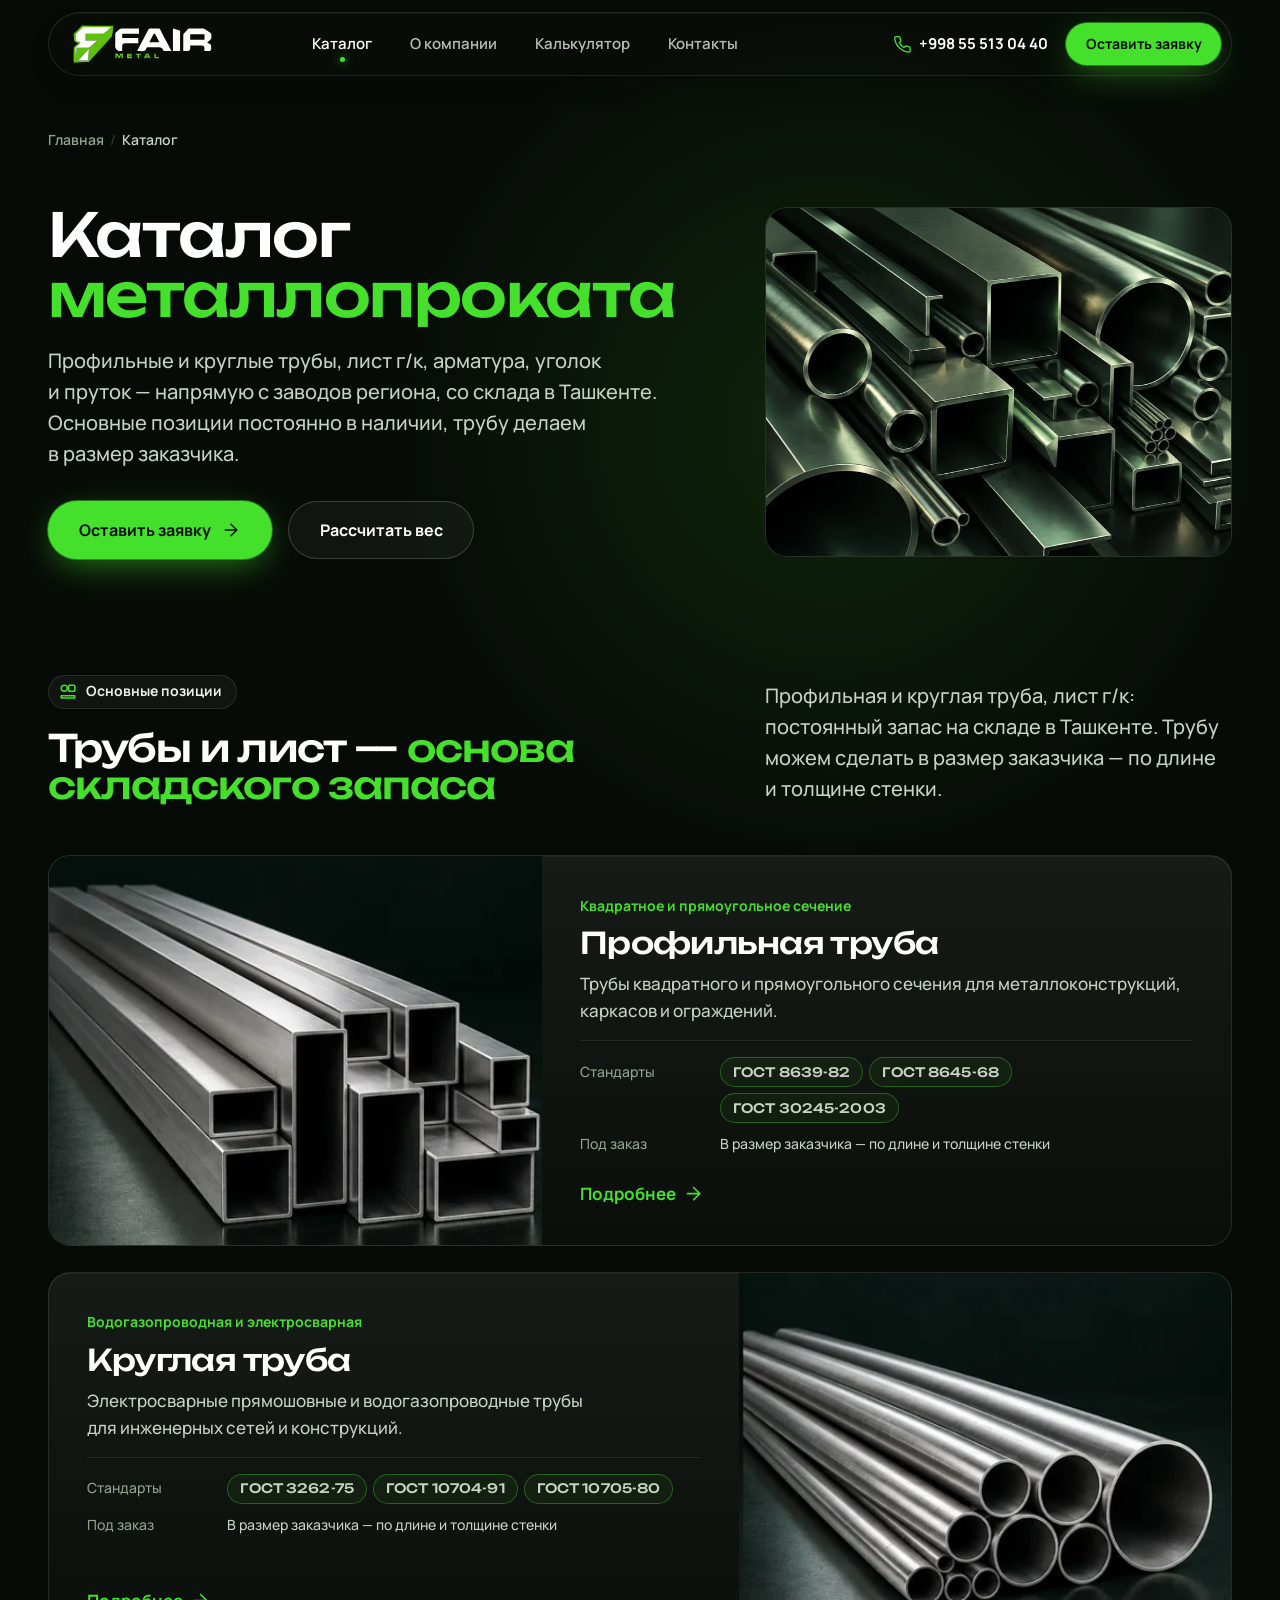
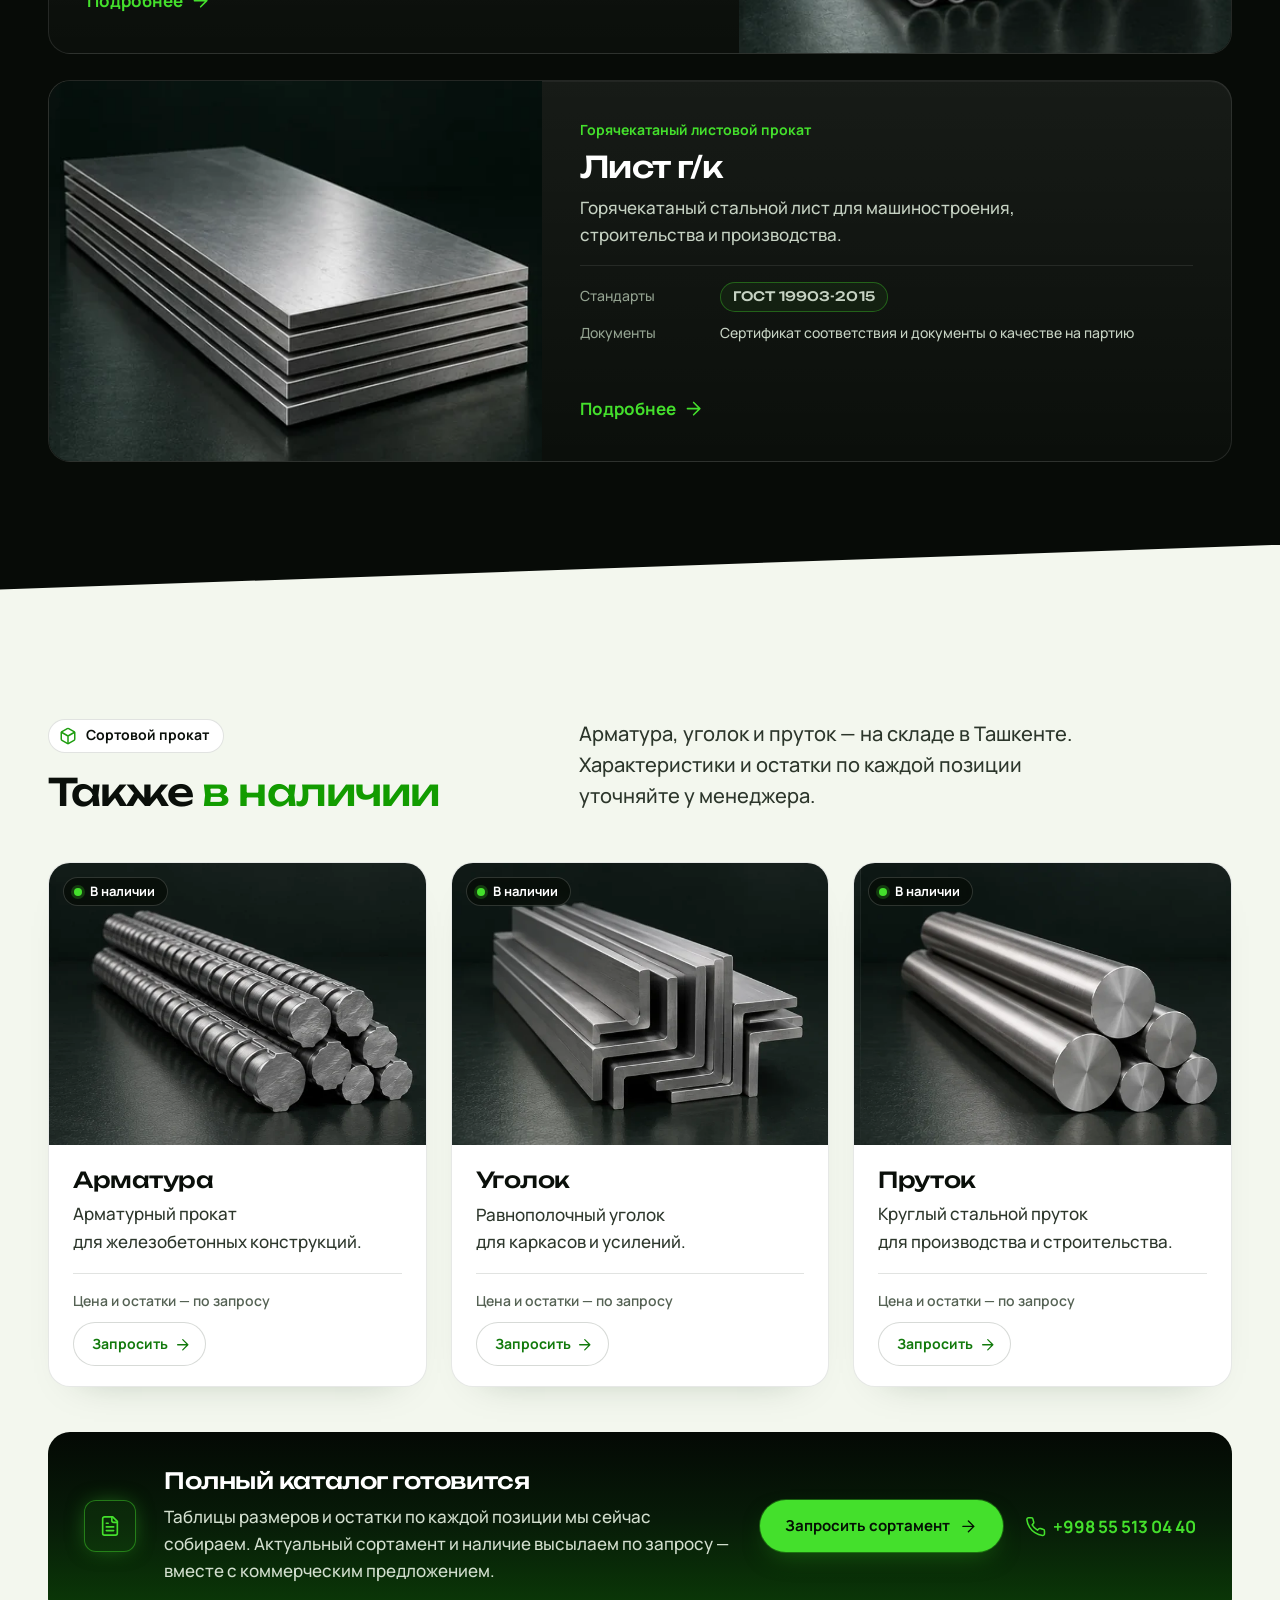
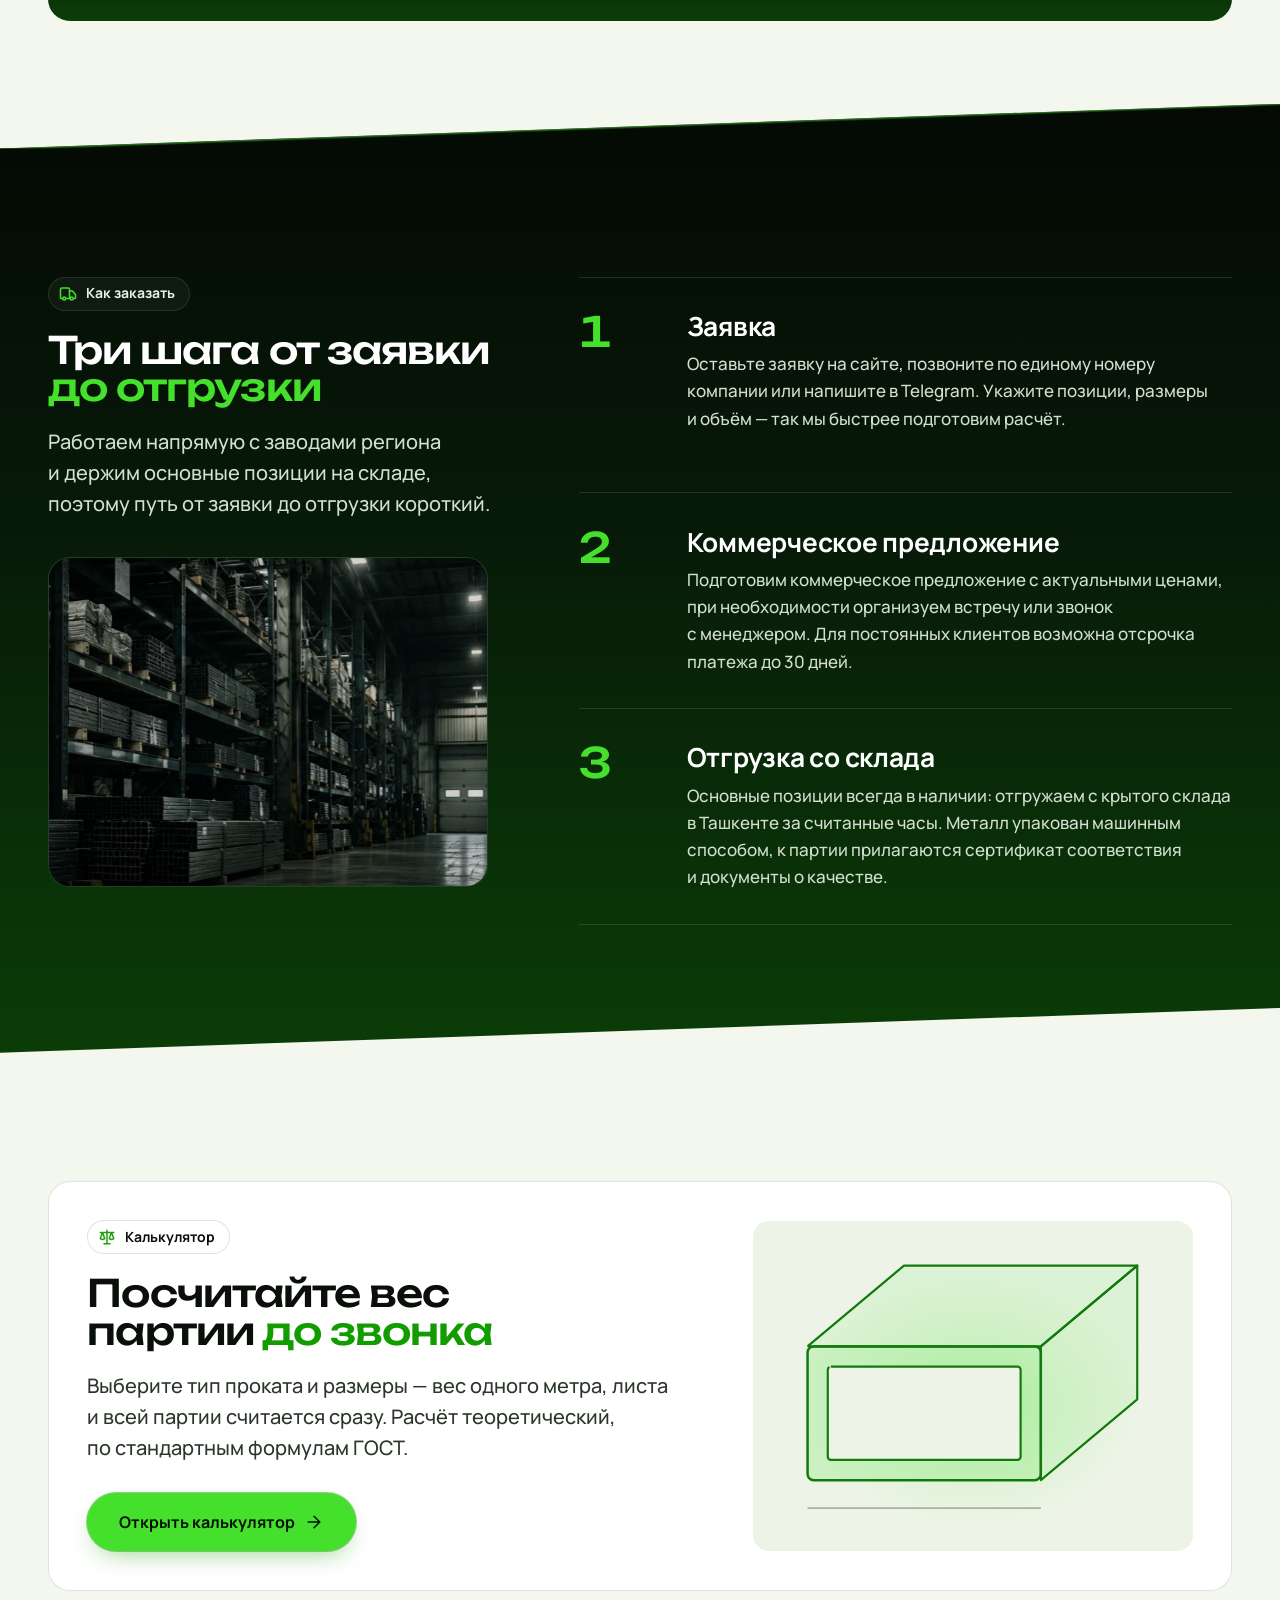
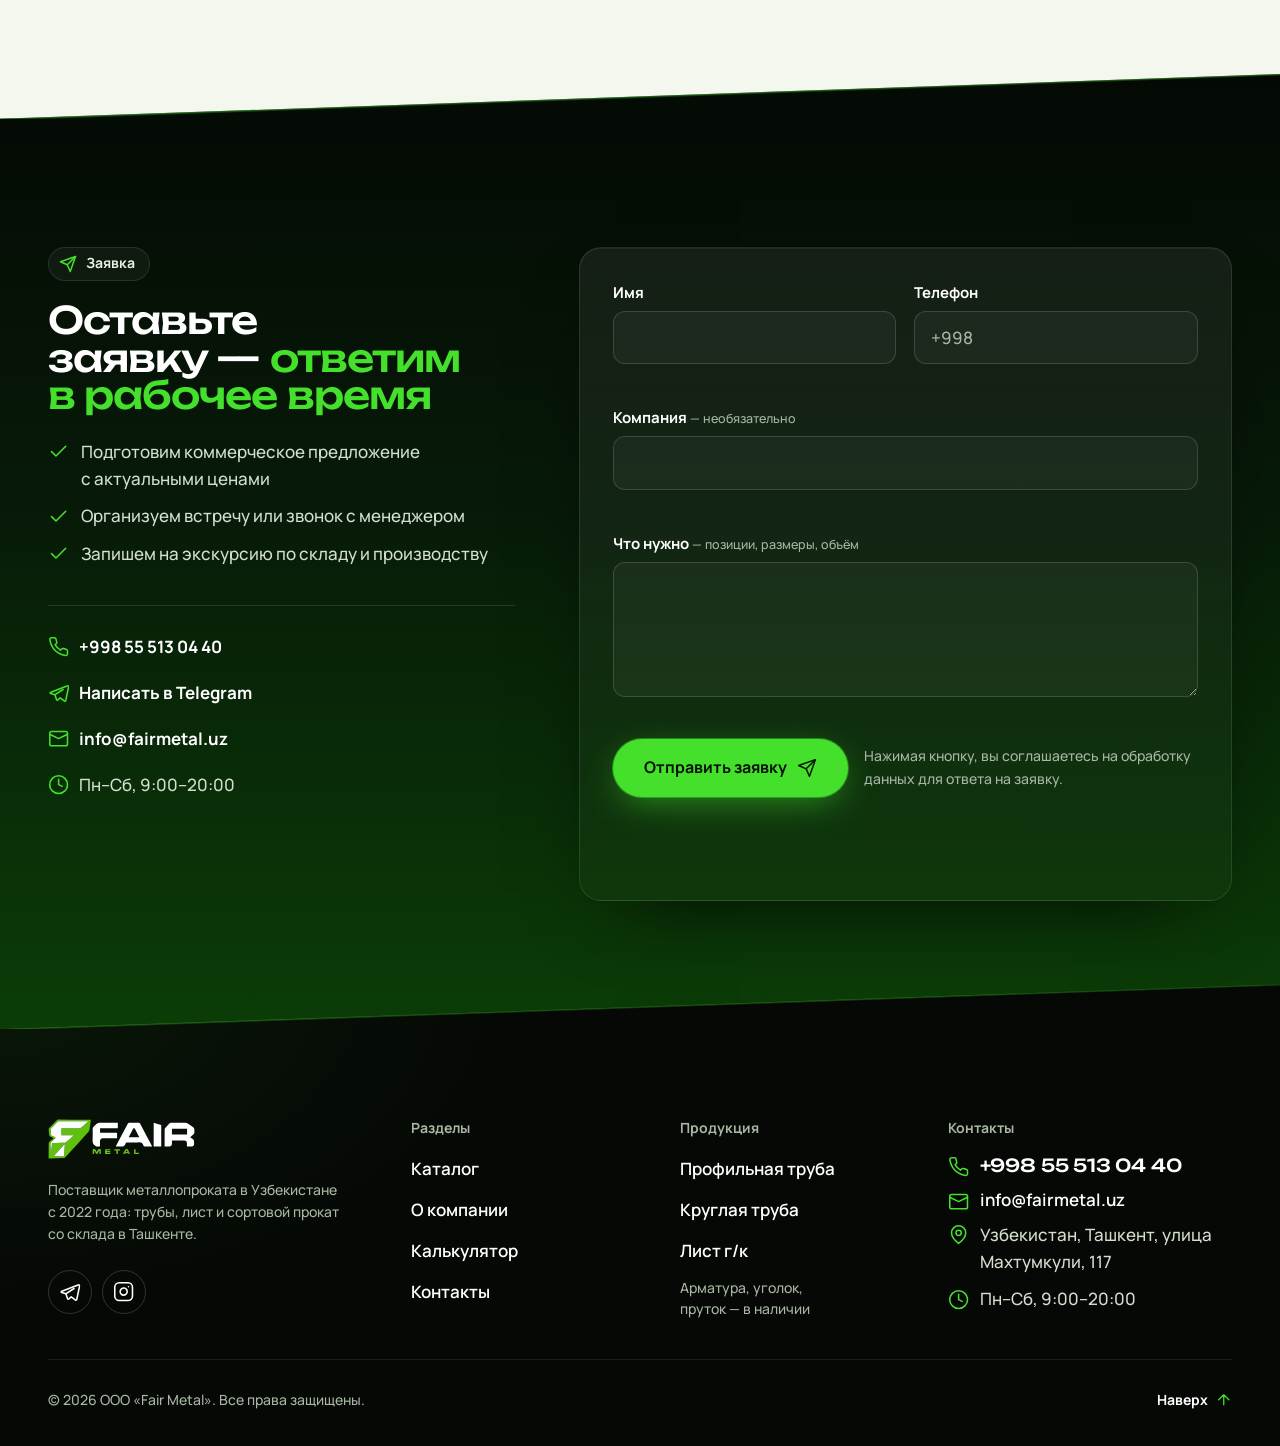
<file: catalog.html>
<!doctype html>
<html lang="ru">
<head>
  <meta charset="utf-8">
  <meta name="viewport" content="width=device-width, initial-scale=1">
  <meta name="robots" content="noindex, nofollow"><!-- preview copy: not for search engines -->
  <title>Каталог металлопроката — Fair Metal: трубы, лист г/к, арматура, уголок, пруток</title>
  <meta name="description" content="Каталог Fair Metal: профильная и круглая труба, лист г/к, арматура, уголок и пруток со склада в Ташкенте. Основные позиции постоянно в наличии, труба в размер заказчика, продукция по ГОСТ.">
  <link rel="canonical" href="https://fairmetal.uz/catalog.html">
  <meta name="theme-color" content="#070b07">
  <meta property="og:type" content="website">
  <meta property="og:site_name" content="Fair Metal">
  <meta property="og:title" content="Каталог металлопроката — Fair Metal">
  <meta property="og:description" content="Профильная и круглая труба, лист г/к, арматура, уголок и пруток со склада в Ташкенте. Основные позиции в наличии, продукция по ГОСТ.">
  <meta property="og:image" content="https://fairmetal.uz/assets/img/warehouse-1500.webp">
  <meta property="og:locale" content="ru_RU">
  <link rel="icon" href="assets/img/favicon/favicon.ico" sizes="48x48">
  <link rel="icon" href="assets/img/favicon/favicon-32x32.png" type="image/png" sizes="32x32">
  <link rel="apple-touch-icon" href="assets/img/favicon/apple-touch-icon.png">
  <link rel="manifest" href="assets/img/favicon/site.webmanifest">
  <link rel="preconnect" href="https://fonts.googleapis.com">
  <link rel="preconnect" href="https://fonts.gstatic.com" crossorigin>
  <link href="https://fonts.googleapis.com/css2?family=Unbounded:wght@500&family=Manrope:wght@500;600;700;800&display=swap" rel="stylesheet">
  <link rel="preload" as="image" href="assets/img/catalog-banner-1448.webp" imagesrcset="assets/img/catalog-banner-900.webp 900w, assets/img/catalog-banner-1448.webp 1448w" imagesizes="(min-width: 900px) 44vw, 100vw">
  <link rel="stylesheet" href="assets/css/style.css">
  <link rel="stylesheet" href="assets/css/pages/catalog.css">
  <script type="application/ld+json">
  {"@context":"https://schema.org","@graph":[{"@type":"BreadcrumbList","itemListElement":[{"@type":"ListItem","position":1,"name":"Главная","item":"https://fairmetal.uz/"},{"@type":"ListItem","position":2,"name":"Каталог","item":"https://fairmetal.uz/catalog.html"}]},{"@type":"ItemList","name":"Каталог металлопроката Fair Metal","itemListElement":[{"@type":"ListItem","position":1,"name":"Профильная труба","url":"https://fairmetal.uz/product.html?cat=profile-tube"},{"@type":"ListItem","position":2,"name":"Круглая труба","url":"https://fairmetal.uz/product.html?cat=round-tube"},{"@type":"ListItem","position":3,"name":"Лист г/к","url":"https://fairmetal.uz/product.html?cat=sheet"},{"@type":"ListItem","position":4,"name":"Арматура"},{"@type":"ListItem","position":5,"name":"Уголок"},{"@type":"ListItem","position":6,"name":"Пруток"}]}]}
  </script>
</head>
<body>
<a class="skip-link" href="#main">Перейти к содержанию</a>

<header class="header" id="header">
  <div class="container header__inner">
    <a class="logo" href="index.html" aria-label="Fair Metal — на главную"><img src="assets/img/logo-white.svg" width="139" height="38" alt="Fair Metal"></a>
    <nav class="nav" aria-label="Основная навигация">
      <ul class="nav__list">
        <li><a class="nav__link" href="catalog.html">Каталог</a></li>
        <li><a class="nav__link" href="about.html">О компании</a></li>
        <li><a class="nav__link" href="calculator.html">Калькулятор</a></li>
        <li><a class="nav__link" href="contacts.html">Контакты</a></li>
      </ul>
    </nav>
    <div class="header__right">
      <a class="header__phone" href="tel:+998555130440"><svg class="ic" aria-hidden="true"><use href="assets/img/icons.svg#i-phone"/></svg>+998 55 513 04 40</a>
      <a class="btn btn--sm header__cta" href="#request">Оставить заявку</a>
      <button class="burger" type="button" aria-expanded="false" aria-controls="menu" aria-label="Меню">
        <svg class="ic ic--menu" aria-hidden="true"><use href="assets/img/icons.svg#i-menu"/></svg>
        <svg class="ic ic--close" aria-hidden="true"><use href="assets/img/icons.svg#i-x"/></svg>
      </button>
    </div>
  </div>
</header>
<div class="menu" id="menu">
  <nav aria-label="Меню">
    <ul class="menu__list">
      <li><a class="menu__link" href="catalog.html" style="--i:0">Каталог <svg class="ic" aria-hidden="true"><use href="assets/img/icons.svg#i-arrow-up-right"/></svg></a></li>
      <li><a class="menu__link" href="about.html" style="--i:1">О компании <svg class="ic" aria-hidden="true"><use href="assets/img/icons.svg#i-arrow-up-right"/></svg></a></li>
      <li><a class="menu__link" href="calculator.html" style="--i:2">Калькулятор <svg class="ic" aria-hidden="true"><use href="assets/img/icons.svg#i-arrow-up-right"/></svg></a></li>
      <li><a class="menu__link" href="contacts.html" style="--i:3">Контакты <svg class="ic" aria-hidden="true"><use href="assets/img/icons.svg#i-arrow-up-right"/></svg></a></li>
    </ul>
  </nav>
  <div class="menu__foot">
    <a class="btn" href="#request">Оставить заявку</a>
    <a class="link" href="tel:+998555130440"><svg class="ic" aria-hidden="true"><use href="assets/img/icons.svg#i-phone"/></svg>+998 55 513 04 40</a>
    <p class="small muted">Пн–Сб, 9:00–20:00 · Ташкент, ул. Махтумкули, 117</p>
  </div>
</div>

<main id="main">

  <!-- ================= PAGE HERO ================= -->
  <section class="phero cat-hero" data-hero aria-labelledby="cat-title">
    <div class="container">
      <nav class="phero__crumbs reveal reveal--fade" style="--d:0ms" aria-label="Хлебные крошки">
        <ol class="crumbs">
          <li><a href="index.html">Главная</a></li>
          <li aria-current="page">Каталог</li>
        </ol>
      </nav>
      <div class="phero__grid">
      <div class="phero__head">
        <h1 id="cat-title" class="h1-fit" data-lines style="--d:80ms">Каталог <span class="hl">металлопроката</span></h1>
        <p class="lead reveal" style="--d:520ms">Профильные и круглые трубы, лист г/к, арматура, уголок и пруток — напрямую с заводов региона, со склада в Ташкенте. Основные позиции постоянно в наличии, трубу делаем в размер заказчика.</p>
        <div class="actions reveal" style="--d:660ms">
          <a class="btn btn--lg" href="#request">Оставить заявку <svg class="ic" aria-hidden="true"><use href="assets/img/icons.svg#i-arrow-right"/></svg></a>
          <a class="btn btn--lg btn--outline" href="calculator.html">Рассчитать вес</a>
        </div>
      </div>
      <div class="frame frame--4x3 cat-hero__photo reveal reveal--mask" style="--d:180ms" data-parallax="0.05">
        <img src="assets/img/catalog-banner-1448.webp" srcset="assets/img/catalog-banner-900.webp 900w, assets/img/catalog-banner-1448.webp 1448w" sizes="(min-width: 900px) 44vw, 100vw" width="1448" height="1086" alt="Металлопрокат: профильные и круглые трубы, уголок, швеллер, лист" fetchpriority="high" decoding="async">
      </div>
      </div>
    </div>
  </section>

  <!-- ================= MAIN TRIO ================= -->
  <section class="section" id="main-products" aria-labelledby="main-title">
    <div class="container">
      <div class="split cat-head">
        <div class="split__rail">
          <p class="marker reveal"><svg class="ic" aria-hidden="true"><use href="assets/img/icons.svg#i-sec-all"/></svg>Основные позиции</p>
          <h2 id="main-title" class="reveal" style="--i:1">Трубы и лист — <span class="hl">основа складского запаса</span></h2>
        </div>
        <p class="lead split__body reveal" style="--i:2">Профильная и круглая труба, лист г/к: постоянный запас на складе в Ташкенте. Трубу можем сделать в размер заказчика — по длине и толщине стенки.</p>
      </div>
      <div class="cat-main">
        <article class="card card--hover cat-card reveal" style="--i:0">
          <div class="art-wrap shot"><img src="assets/img/products/profile-photo-630.webp" srcset="assets/img/products/profile-photo-480.webp 480w, assets/img/products/profile-photo-630.webp 630w" sizes="(min-width: 900px) 34vw, 100vw" width="630" height="473" alt="Профильные трубы квадратного и прямоугольного сечения" loading="lazy" decoding="async"></div>
          <div class="card__body">
            <p class="cat-card__kicker">Квадратное и прямоугольное сечение</p>
            <h3 class="h3">Профильная труба</h3>
            <p>Трубы квадратного и прямоугольного сечения для металлоконструкций, каркасов и ограждений.</p>
            <dl class="cat-card__facts">
              <div><dt>Стандарты</dt><dd><ul class="cat-tags"><li>ГОСТ 8639-82</li><li>ГОСТ 8645-68</li><li>ГОСТ 30245-2003</li></ul></dd></div>
              <div><dt>Под заказ</dt><dd>В размер заказчика — по длине и толщине стенки</dd></div>
            </dl>
            <p class="card__foot"><a class="link card__link" href="product.html?cat=profile-tube">Подробнее <svg class="ic" aria-hidden="true"><use href="assets/img/icons.svg#i-arrow-right"/></svg></a></p>
          </div>
        </article>
        <article class="card card--hover cat-card reveal" style="--i:1">
          <div class="art-wrap shot"><img src="assets/img/products/round-photo-680.webp" srcset="assets/img/products/round-photo-480.webp 480w, assets/img/products/round-photo-680.webp 680w" sizes="(min-width: 900px) 34vw, 100vw" width="680" height="510" alt="Круглые стальные трубы разного диаметра" loading="lazy" decoding="async"></div>
          <div class="card__body">
            <p class="cat-card__kicker">Водогазопроводная и электросварная</p>
            <h3 class="h3">Круглая труба</h3>
            <p>Электросварные прямошовные и водогазопроводные трубы для инженерных сетей и конструкций.</p>
            <dl class="cat-card__facts">
              <div><dt>Стандарты</dt><dd><ul class="cat-tags"><li>ГОСТ 3262-75</li><li>ГОСТ 10704-91</li><li>ГОСТ 10705-80</li></ul></dd></div>
              <div><dt>Под заказ</dt><dd>В размер заказчика — по длине и толщине стенки</dd></div>
            </dl>
            <p class="card__foot"><a class="link card__link" href="product.html?cat=round-tube">Подробнее <svg class="ic" aria-hidden="true"><use href="assets/img/icons.svg#i-arrow-right"/></svg></a></p>
          </div>
        </article>
        <article class="card card--hover cat-card reveal" style="--i:2">
          <div class="art-wrap shot"><img src="assets/img/products/sheet-photo-693.webp" srcset="assets/img/products/sheet-photo-480.webp 480w, assets/img/products/sheet-photo-693.webp 693w" sizes="(min-width: 900px) 34vw, 100vw" width="693" height="520" alt="Стопка стальных листов" loading="lazy" decoding="async"></div>
          <div class="card__body">
            <p class="cat-card__kicker">Горячекатаный листовой прокат</p>
            <h3 class="h3">Лист г/к</h3>
            <p>Горячекатаный стальной лист для машиностроения, строительства и производства.</p>
            <dl class="cat-card__facts">
              <div><dt>Стандарты</dt><dd><ul class="cat-tags"><li>ГОСТ 19903-2015</li></ul></dd></div>
              <div><dt>Документы</dt><dd>Сертификат соответствия и документы о качестве на партию</dd></div>
            </dl>
            <p class="card__foot"><a class="link card__link" href="product.html?cat=sheet">Подробнее <svg class="ic" aria-hidden="true"><use href="assets/img/icons.svg#i-arrow-right"/></svg></a></p>
          </div>
        </article>
      </div>
    </div>
  </section>

  <!-- ================= SECONDARY TRIO ================= -->
  <section class="section band band--light band--cut stock" id="more-products" aria-labelledby="more-title">
    <div class="container">
      <div class="stock__head">
        <div>
          <p class="marker reveal"><svg class="ic" aria-hidden="true"><use href="assets/img/icons.svg#i-box"/></svg>Сортовой прокат</p>
          <h2 id="more-title" class="reveal" style="--i:1">Также <span class="hl">в наличии</span></h2>
        </div>
        <p class="lead reveal" style="--i:2">Арматура, уголок и пруток — на складе в Ташкенте. Характеристики и остатки по каждой позиции уточняйте у менеджера.</p>
      </div>
      <ul class="stock__grid" aria-label="Сортовой прокат в наличии">
        <li class="stock-card reveal" style="--i:0">
          <div class="stock-card__media shot">
            <img src="assets/img/products/rebar-photo-640.webp" srcset="assets/img/products/rebar-photo-320.webp 320w, assets/img/products/rebar-photo-640.webp 640w" sizes="(min-width: 900px) 30vw, (min-width: 600px) 46vw, 100vw" width="640" height="480" alt="Арматура" loading="lazy" decoding="async">
            <span class="stock-card__badge"><span class="stock-card__dot" aria-hidden="true"></span>В наличии</span>
          </div>
          <div class="stock-card__body">
            <h3 class="stock-card__name">Арматура</h3>
            <p>Арматурный прокат для железобетонных конструкций.</p>
            <div class="stock-card__foot">
              <span>Цена и остатки — по запросу</span>
              <a class="link link--row stock-card__cta" href="#request" aria-label="Запросить цену: арматура">Запросить <svg class="ic" aria-hidden="true"><use href="assets/img/icons.svg#i-arrow-right"/></svg></a>
            </div>
          </div>
        </li>
        <li class="stock-card reveal" style="--i:1">
          <div class="stock-card__media shot">
            <img src="assets/img/products/angle-photo-640.webp" srcset="assets/img/products/angle-photo-320.webp 320w, assets/img/products/angle-photo-640.webp 640w" sizes="(min-width: 900px) 30vw, (min-width: 600px) 46vw, 100vw" width="640" height="480" alt="Стальной уголок" loading="lazy" decoding="async">
            <span class="stock-card__badge"><span class="stock-card__dot" aria-hidden="true"></span>В наличии</span>
          </div>
          <div class="stock-card__body">
            <h3 class="stock-card__name">Уголок</h3>
            <p>Равнополочный уголок для каркасов и усилений.</p>
            <div class="stock-card__foot">
              <span>Цена и остатки — по запросу</span>
              <a class="link link--row stock-card__cta" href="#request" aria-label="Запросить цену: уголок">Запросить <svg class="ic" aria-hidden="true"><use href="assets/img/icons.svg#i-arrow-right"/></svg></a>
            </div>
          </div>
        </li>
        <li class="stock-card reveal" style="--i:2">
          <div class="stock-card__media shot">
            <img src="assets/img/products/rod-photo-640.webp" srcset="assets/img/products/rod-photo-320.webp 320w, assets/img/products/rod-photo-640.webp 640w" sizes="(min-width: 900px) 30vw, (min-width: 600px) 46vw, 100vw" width="640" height="480" alt="Круглый стальной пруток" loading="lazy" decoding="async">
            <span class="stock-card__badge"><span class="stock-card__dot" aria-hidden="true"></span>В наличии</span>
          </div>
          <div class="stock-card__body">
            <h3 class="stock-card__name">Пруток</h3>
            <p>Круглый стальной пруток для производства и строительства.</p>
            <div class="stock-card__foot">
              <span>Цена и остатки — по запросу</span>
              <a class="link link--row stock-card__cta" href="#request" aria-label="Запросить цену: пруток">Запросить <svg class="ic" aria-hidden="true"><use href="assets/img/icons.svg#i-arrow-right"/></svg></a>
            </div>
          </div>
        </li>
      </ul>
      <div class="stock-note band--dark reveal" style="--i:3">
        <span class="tile"><svg class="ic" aria-hidden="true"><use href="assets/img/icons.svg#i-file"/></svg></span>
        <div class="stock-note__text">
          <h3>Полный каталог готовится</h3>
          <p>Таблицы размеров и остатки по каждой позиции мы сейчас собираем. Актуальный сортамент и наличие высылаем по запросу — вместе с коммерческим предложением.</p>
        </div>
        <div class="stock-note__actions">
          <a class="btn" href="#request">Запросить сортамент <svg class="ic" aria-hidden="true"><use href="assets/img/icons.svg#i-arrow-right"/></svg></a>
          <a class="link" href="tel:+998555130440"><svg class="ic" aria-hidden="true"><use href="assets/img/icons.svg#i-phone"/></svg>+998 55 513 04 40</a>
        </div>
      </div>
    </div>
  </section>

  <!-- ================= HOW TO ORDER ================= -->
  <section class="band band--dark band--cut section" id="order" aria-labelledby="order-title">
    <div class="container split">
      <div class="split__rail split__rail--sticky">
        <p class="marker reveal"><svg class="ic" aria-hidden="true"><use href="assets/img/icons.svg#i-truck"/></svg>Как заказать</p>
        <h2 id="order-title" class="reveal" style="--i:1">Три шага от заявки <span class="hl">до отгрузки</span></h2>
        <p class="lead reveal" style="--i:2">Работаем напрямую с заводами региона и держим основные позиции на складе, поэтому путь от заявки до отгрузки короткий.</p>
        <div class="steps__photo frame frame--4x3 reveal reveal--mask" style="--i:3" data-parallax="0.06">
          <img src="assets/img/wh-racks-wide-1358.webp" srcset="assets/img/wh-racks-wide-679.webp 679w, assets/img/wh-racks-wide-1358.webp 1358w" sizes="(min-width: 900px) 30vw, 100vw" width="679" height="509" alt="Стеллажи с металлопрокатом на складе" loading="lazy" decoding="async">
        </div>
      </div>
      <ol class="split__body steps">
        <li class="steps__item reveal" style="--i:0">
          <span class="steps__n" aria-hidden="true">1</span>
          <div>
            <h3 class="h3">Заявка</h3>
            <p>Оставьте заявку на сайте, позвоните по единому номеру компании или напишите в Telegram. Укажите позиции, размеры и объём — так мы быстрее подготовим расчёт.</p>
          </div>
        </li>
        <li class="steps__item reveal" style="--i:1">
          <span class="steps__n" aria-hidden="true">2</span>
          <div>
            <h3 class="h3">Коммерческое предложение</h3>
            <p>Подготовим коммерческое предложение с актуальными ценами, при необходимости организуем встречу или звонок с менеджером. Для постоянных клиентов возможна отсрочка платежа до 30 дней.</p>
          </div>
        </li>
        <li class="steps__item reveal" style="--i:2">
          <span class="steps__n" aria-hidden="true">3</span>
          <div>
            <h3 class="h3">Отгрузка со склада</h3>
            <p>Основные позиции всегда в наличии: отгружаем с крытого склада в Ташкенте за считанные часы. Металл упакован машинным способом, к партии прилагаются сертификат соответствия и документы о качестве.</p>
          </div>
        </li>
      </ol>
    </div>
  </section>

  <!-- ================= CALCULATOR LINK ================= -->
  <section class="section band band--light band--cut" id="calc" aria-labelledby="calc-title">
    <div class="container">
      <div class="calc-link reveal">
        <div class="calc-link__text">
          <p class="marker"><svg class="ic" aria-hidden="true"><use href="assets/img/icons.svg#i-scale"/></svg>Калькулятор</p>
          <h2 id="calc-title">Посчитайте вес партии <span class="hl">до звонка</span></h2>
          <p class="lead">Выберите тип проката и размеры — вес одного метра, листа и всей партии считается сразу. Расчёт теоретический, по стандартным формулам ГОСТ.</p>
          <div class="actions">
            <a class="btn btn--lg" href="calculator.html">Открыть калькулятор <svg class="ic" aria-hidden="true"><use href="assets/img/icons.svg#i-arrow-right"/></svg></a>
          </div>
        </div>
        <div class="calc-link__art"><div data-art="rect"></div></div>
      </div>
    </div>
  </section>

  <!-- ================= REQUEST ================= -->
  <section class="band band--dark band--cut section" id="request" aria-labelledby="request-title">
    <div class="container split split--wide">
      <div class="split__rail">
        <p class="marker reveal"><svg class="ic" aria-hidden="true"><use href="assets/img/icons.svg#i-send"/></svg>Заявка</p>
        <h2 id="request-title" class="reveal" style="--i:1">Оставьте заявку — <span class="hl">ответим в рабочее время</span></h2>
        <ul class="request__list reveal" style="--i:2">
          <li><svg class="ic" aria-hidden="true"><use href="assets/img/icons.svg#i-check"/></svg>Подготовим коммерческое предложение с актуальными ценами</li>
          <li><svg class="ic" aria-hidden="true"><use href="assets/img/icons.svg#i-check"/></svg>Организуем встречу или звонок с менеджером</li>
          <li><svg class="ic" aria-hidden="true"><use href="assets/img/icons.svg#i-check"/></svg>Запишем на экскурсию по складу и производству</li>
        </ul>
        <div class="request__contacts reveal" style="--i:3">
          <a href="tel:+998555130440"><svg class="ic" aria-hidden="true"><use href="assets/img/icons.svg#i-phone"/></svg>+998 55 513 04 40</a>
          <a href="https://t.me/FAIRMETAL" target="_blank" rel="noopener"><svg class="ic" aria-hidden="true"><use href="assets/img/icons.svg#i-telegram"/></svg>Написать в Telegram</a>
          <a href="mailto:info@fairmetal.uz"><svg class="ic" aria-hidden="true"><use href="assets/img/icons.svg#i-mail"/></svg>info@fairmetal.uz</a>
          <p><svg class="ic" aria-hidden="true"><use href="assets/img/icons.svg#i-clock"/></svg>Пн–Сб, 9:00–20:00</p>
        </div>
      </div>
      <form class="split__body request__form form reveal" style="--i:2" data-form novalidate>
        <div class="form__row form__row--2">
          <div class="field">
            <label class="field__label" for="rq-name">Имя</label>
            <input class="input" id="rq-name" name="name" type="text" autocomplete="name" required>
            <p class="field__msg" aria-live="polite"></p>
          </div>
          <div class="field">
            <label class="field__label" for="rq-phone">Телефон</label>
            <input class="input" id="rq-phone" name="phone" type="tel" inputmode="tel" autocomplete="tel" placeholder="+998" required>
            <p class="field__msg" aria-live="polite"></p>
          </div>
        </div>
        <div class="field">
          <label class="field__label" for="rq-company">Компания <small>— необязательно</small></label>
          <input class="input" id="rq-company" name="company" type="text" autocomplete="organization">
          <p class="field__msg"></p>
        </div>
        <div class="field">
          <label class="field__label" for="rq-message">Что нужно <small>— позиции, размеры, объём</small></label>
          <textarea class="input" id="rq-message" name="message" rows="4"></textarea>
          <p class="field__msg"></p>
        </div>
        <div class="visually-hidden" aria-hidden="true"><label>Не заполняйте это поле <input name="website" type="text" tabindex="-1" autocomplete="off"></label></div>
        <div class="actions">
          <button class="btn btn--lg" type="submit">Отправить заявку <span class="spinner" aria-hidden="true"></span><svg class="ic" aria-hidden="true"><use href="assets/img/icons.svg#i-send"/></svg></button>
          <p class="consent">Нажимая кнопку, вы соглашаетесь на обработку данных для ответа на заявку.</p>
        </div>
        <p class="form__status" role="status" aria-live="polite"></p>
      </form>
    </div>
  </section>

</main>

<footer class="footer">
  <div class="container">
    <div class="footer__top">
      <div class="footer__brand">
        <img src="assets/img/logo-white.svg" width="147" height="40" alt="Fair Metal" loading="lazy">
        <p>Поставщик металлопроката в Узбекистане с 2022 года: трубы, лист и сортовой прокат со склада в Ташкенте.</p>
        <div class="footer__social">
          <a href="https://t.me/FAIRMETAL" target="_blank" rel="noopener" aria-label="Telegram"><svg class="ic" aria-hidden="true"><use href="assets/img/icons.svg#i-telegram"/></svg></a>
          <a href="https://www.instagram.com/fairmetal/" target="_blank" rel="noopener" aria-label="Instagram"><svg class="ic" aria-hidden="true"><use href="assets/img/icons.svg#i-instagram"/></svg></a>
        </div>
      </div>
      <div class="footer__col">
        <h3 class="footer__title">Разделы</h3>
        <ul>
          <li><a href="catalog.html">Каталог</a></li>
          <li><a href="about.html">О компании</a></li>
          <li><a href="calculator.html">Калькулятор</a></li>
          <li><a href="contacts.html">Контакты</a></li>
        </ul>
      </div>
      <div class="footer__col">
        <h3 class="footer__title">Продукция</h3>
        <ul>
          <li><a href="product.html?cat=profile-tube">Профильная труба</a></li>
          <li><a href="product.html?cat=round-tube">Круглая труба</a></li>
          <li><a href="product.html?cat=sheet">Лист г/к</a></li>
          <li class="footer__stock">Арматура, уголок, пруток — в&nbsp;наличии</li>
        </ul>
      </div>
      <div class="footer__col">
        <h3 class="footer__title">Контакты</h3>
        <ul>
          <li class="footer__contact"><svg class="ic" aria-hidden="true"><use href="assets/img/icons.svg#i-phone"/></svg><a href="tel:+998555130440">+998 55 513 04 40</a></li>
          <li class="footer__contact"><svg class="ic" aria-hidden="true"><use href="assets/img/icons.svg#i-mail"/></svg><a href="mailto:info@fairmetal.uz">info@fairmetal.uz</a></li>
          <li class="footer__contact"><svg class="ic" aria-hidden="true"><use href="assets/img/icons.svg#i-pin"/></svg><span>Узбекистан, Ташкент, улица Махтумкули, 117</span></li>
          <li class="footer__contact"><svg class="ic" aria-hidden="true"><use href="assets/img/icons.svg#i-clock"/></svg><span>Пн–Сб, 9:00–20:00</span></li>
        </ul>
      </div>
    </div>
    <div class="footer__bottom">
      <p>© <span data-year>2026</span> ООО «Fair Metal». Все права защищены.</p>
      <a class="footer__totop" href="#main">Наверх <svg class="ic" aria-hidden="true"><use href="assets/img/icons.svg#i-arrow-up"/></svg></a>
    </div>
  </div>
</footer>

<script src="assets/js/config.js" defer></script>
<script src="assets/js/data.js" defer></script>
<script src="assets/js/main.js" defer></script>
</body>
</html>
</file>
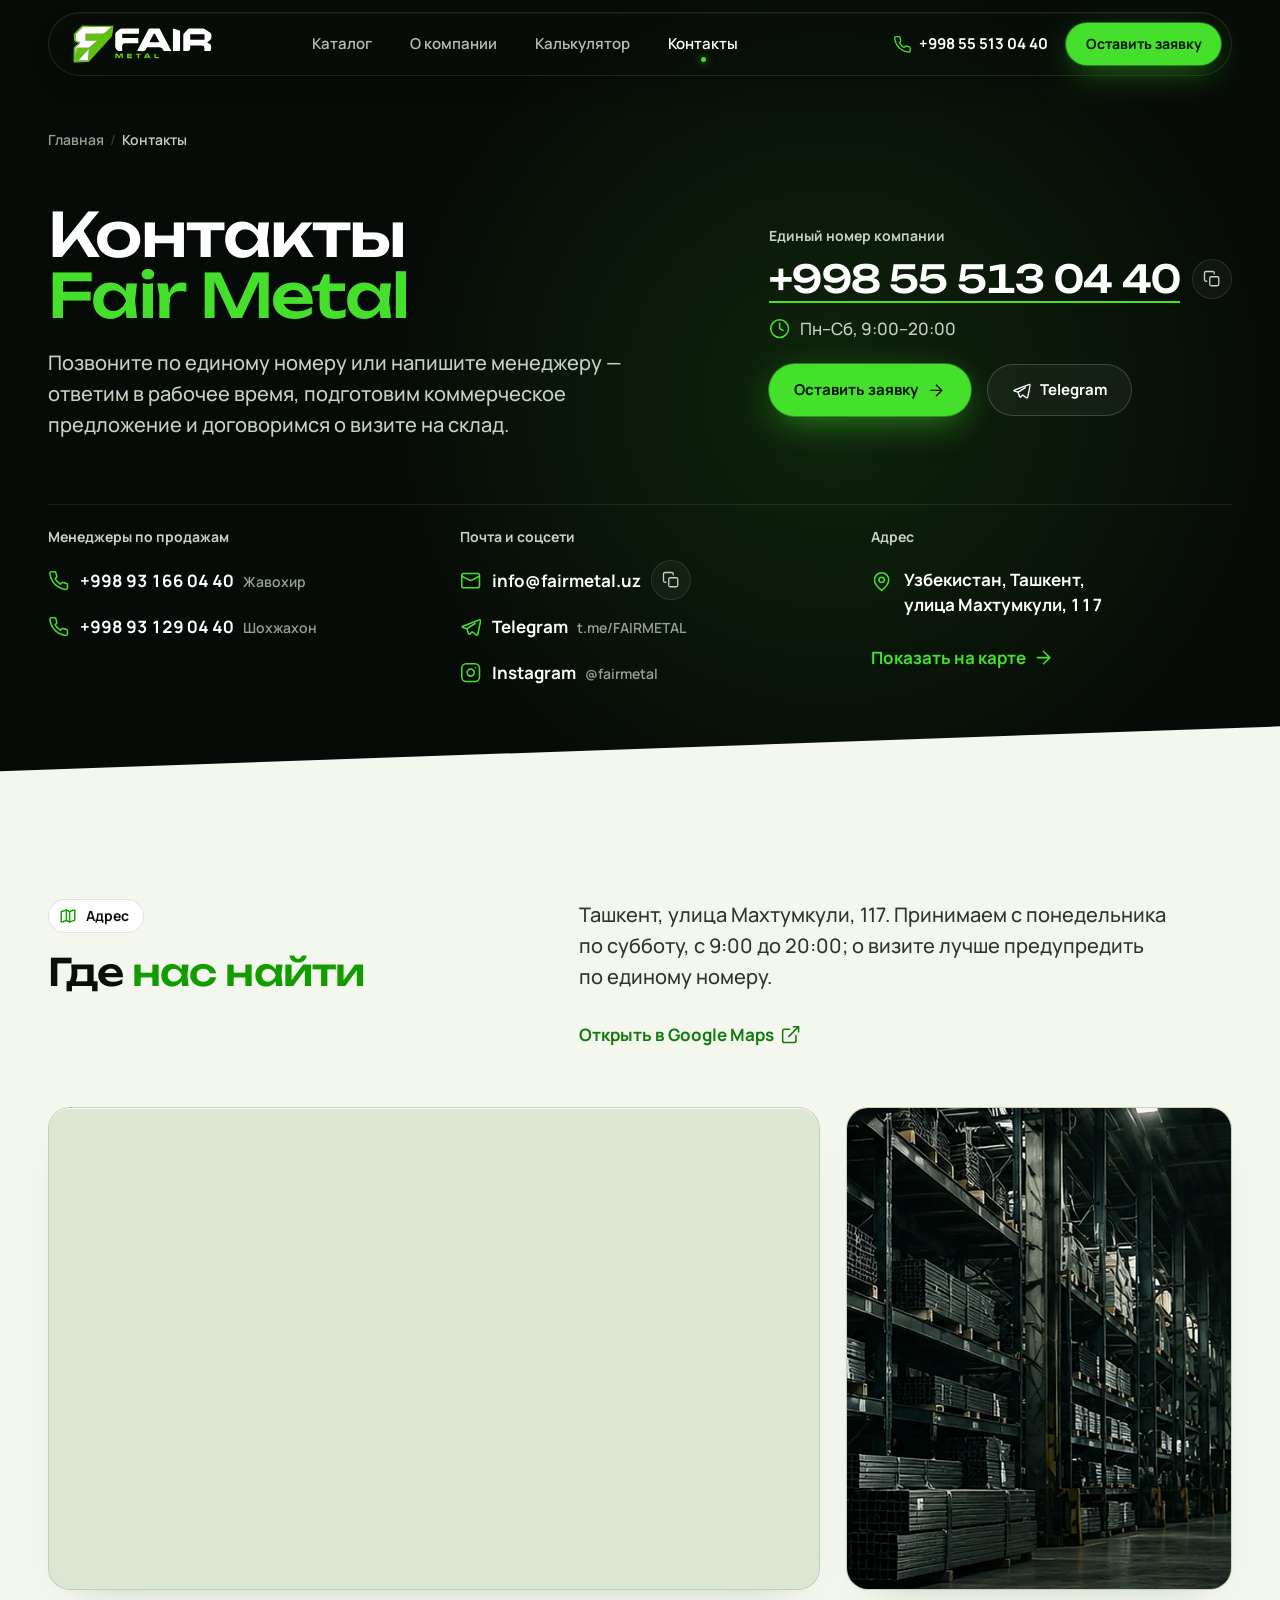
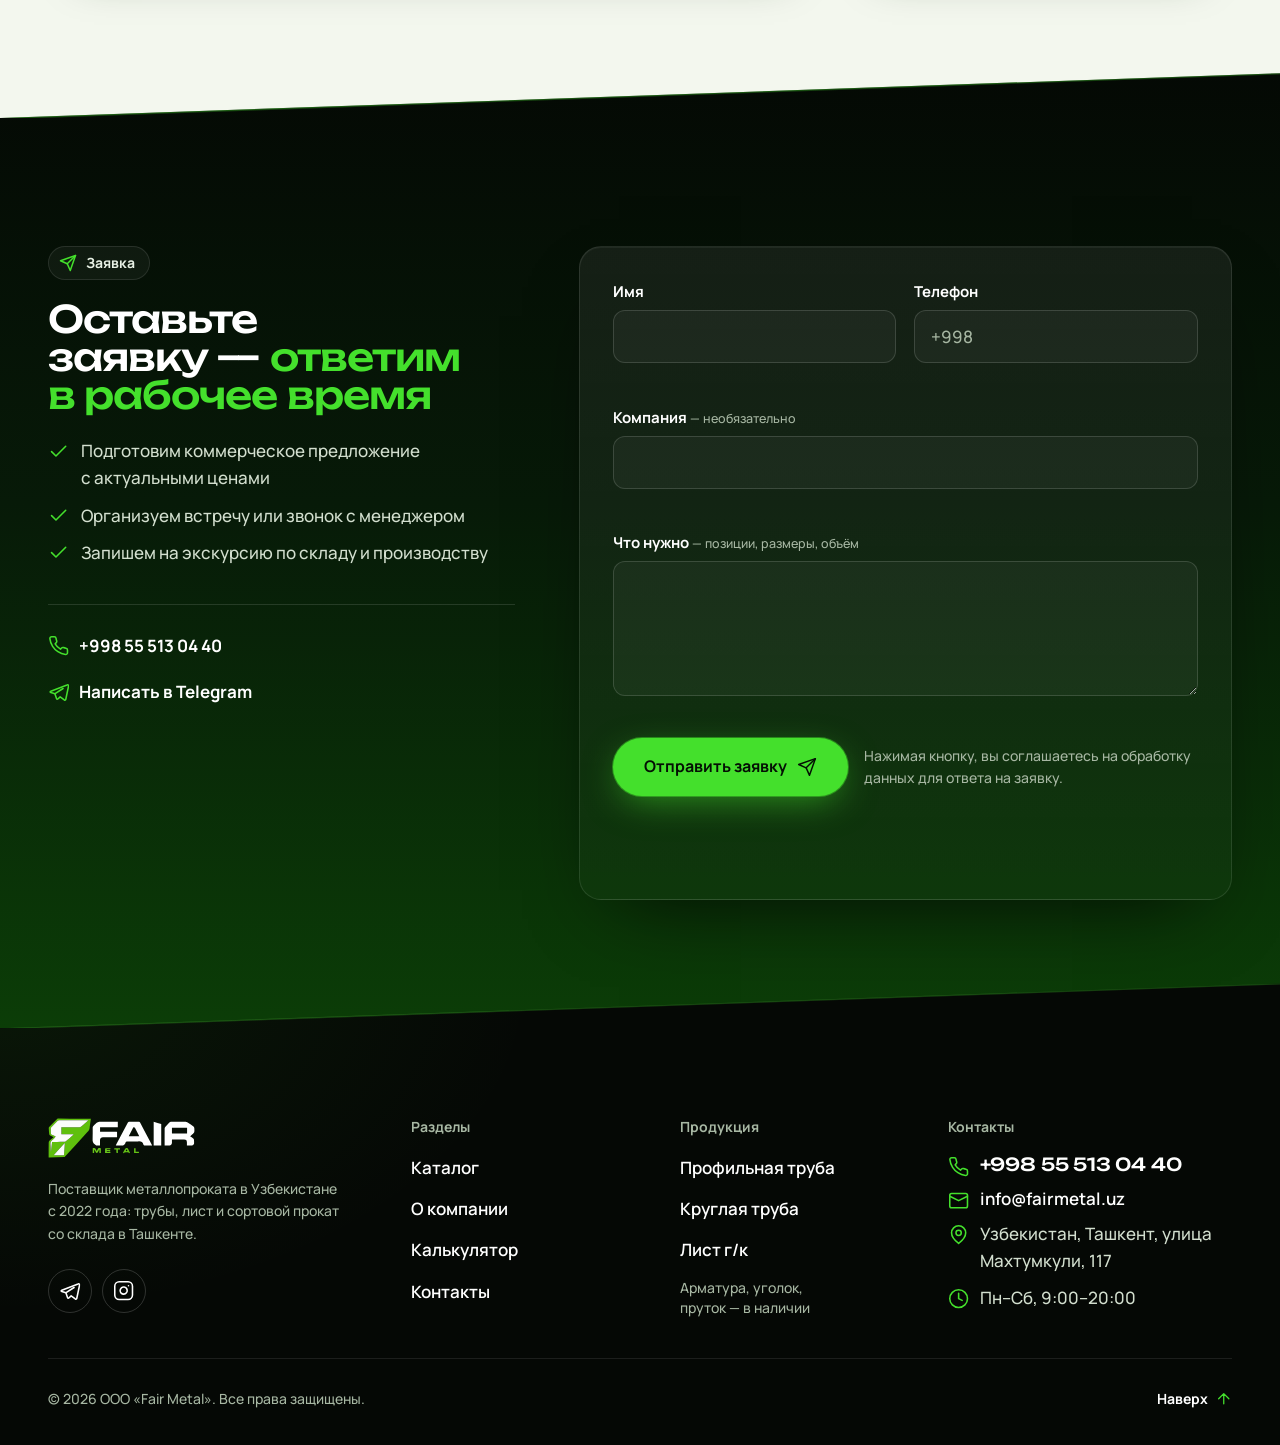
<file: contacts.html>
<!doctype html>
<html lang="ru">
<head>
  <meta charset="utf-8">
  <meta name="viewport" content="width=device-width, initial-scale=1">
  <meta name="robots" content="noindex, nofollow"><!-- preview copy: not for search engines -->
  <title>Контакты — Fair Metal: телефон, менеджеры, адрес в Ташкенте</title>
  <meta name="description" content="Контакты Fair Metal: единый номер +998 55 513 04 40, телефоны менеджеров, почта info@fairmetal.uz, Telegram и Instagram. Адрес: Ташкент, улица Махтумкули, 117. Пн–Сб, 9:00–20:00.">
  <link rel="canonical" href="https://fairmetal.uz/contacts.html">
  <meta name="theme-color" content="#070b07">
  <meta property="og:type" content="website">
  <meta property="og:site_name" content="Fair Metal">
  <meta property="og:title" content="Контакты Fair Metal — поставщик металлопроката в Ташкенте">
  <meta property="og:description" content="Единый номер +998 55 513 04 40, менеджеры, почта, Telegram. Ташкент, улица Махтумкули, 117. Пн–Сб, 9:00–20:00.">
  <meta property="og:url" content="https://fairmetal.uz/contacts.html">
  <meta property="og:image" content="https://fairmetal.uz/assets/img/warehouse-1500.webp">
  <meta property="og:locale" content="ru_RU">
  <link rel="icon" href="assets/img/favicon/favicon.ico" sizes="48x48">
  <link rel="icon" href="assets/img/favicon/favicon-32x32.png" type="image/png" sizes="32x32">
  <link rel="apple-touch-icon" href="assets/img/favicon/apple-touch-icon.png">
  <link rel="manifest" href="assets/img/favicon/site.webmanifest">
  <link rel="preconnect" href="https://fonts.googleapis.com">
  <link rel="preconnect" href="https://fonts.gstatic.com" crossorigin>
  <link href="https://fonts.googleapis.com/css2?family=Unbounded:wght@500&family=Manrope:wght@500;600;700;800&display=swap" rel="stylesheet">
  <link rel="stylesheet" href="assets/css/style.css">
  <link rel="stylesheet" href="assets/css/pages/contacts.css">
  <script type="application/ld+json">
  {"@context":"https://schema.org","@type":"ContactPage","@id":"https://fairmetal.uz/contacts.html","url":"https://fairmetal.uz/contacts.html","name":"Контакты Fair Metal","inLanguage":"ru","about":{"@type":"Organization","@id":"https://fairmetal.uz/#organization","name":"Fair Metal","legalName":"ООО «Fair Metal»","url":"https://fairmetal.uz/","logo":"https://fairmetal.uz/assets/img/logo.svg","telephone":"+998555130440","email":"info@fairmetal.uz","address":{"@type":"PostalAddress","streetAddress":"улица Махтумкули, 117","addressLocality":"Ташкент","addressCountry":"UZ"},"openingHours":"Mo-Sa 09:00-20:00","sameAs":["https://t.me/FAIRMETAL","https://www.instagram.com/fairmetal/"]}}
  </script>
</head>
<body>
<a class="skip-link" href="#main">Перейти к содержанию</a>

<header class="header" id="header">
  <div class="container header__inner">
    <a class="logo" href="index.html" aria-label="Fair Metal — на главную"><img src="assets/img/logo-white.svg" width="139" height="38" alt="Fair Metal"></a>
    <nav class="nav" aria-label="Основная навигация">
      <ul class="nav__list">
        <li><a class="nav__link" href="catalog.html">Каталог</a></li>
        <li><a class="nav__link" href="about.html">О компании</a></li>
        <li><a class="nav__link" href="calculator.html">Калькулятор</a></li>
        <li><a class="nav__link" href="contacts.html">Контакты</a></li>
      </ul>
    </nav>
    <div class="header__right">
      <a class="header__phone" href="tel:+998555130440"><svg class="ic" aria-hidden="true"><use href="assets/img/icons.svg#i-phone"/></svg>+998 55 513 04 40</a>
      <a class="btn btn--sm header__cta" href="#request">Оставить заявку</a>
      <button class="burger" type="button" aria-expanded="false" aria-controls="menu" aria-label="Меню">
        <svg class="ic ic--menu" aria-hidden="true"><use href="assets/img/icons.svg#i-menu"/></svg>
        <svg class="ic ic--close" aria-hidden="true"><use href="assets/img/icons.svg#i-x"/></svg>
      </button>
    </div>
  </div>
</header>
<div class="menu" id="menu">
  <nav aria-label="Меню">
    <ul class="menu__list">
      <li><a class="menu__link" href="catalog.html" style="--i:0">Каталог <svg class="ic" aria-hidden="true"><use href="assets/img/icons.svg#i-arrow-up-right"/></svg></a></li>
      <li><a class="menu__link" href="about.html" style="--i:1">О компании <svg class="ic" aria-hidden="true"><use href="assets/img/icons.svg#i-arrow-up-right"/></svg></a></li>
      <li><a class="menu__link" href="calculator.html" style="--i:2">Калькулятор <svg class="ic" aria-hidden="true"><use href="assets/img/icons.svg#i-arrow-up-right"/></svg></a></li>
      <li><a class="menu__link" href="contacts.html" style="--i:3">Контакты <svg class="ic" aria-hidden="true"><use href="assets/img/icons.svg#i-arrow-up-right"/></svg></a></li>
    </ul>
  </nav>
  <div class="menu__foot">
    <a class="btn" href="#request">Оставить заявку</a>
    <a class="link" href="tel:+998555130440"><svg class="ic" aria-hidden="true"><use href="assets/img/icons.svg#i-phone"/></svg>+998 55 513 04 40</a>
    <p class="small muted">Пн–Сб, 9:00–20:00 · Ташкент, ул. Махтумкули, 117</p>
  </div>
</div>

<main id="main">

  <!-- ================= PAGE HERO: single number + contact sheet ================= -->
  <section class="phero chero" data-hero aria-labelledby="hero-title">
    <div class="container">
      <nav class="phero__crumbs reveal reveal--fade" style="--d:0ms" aria-label="Хлебные крошки">
        <ol class="crumbs">
          <li><a href="index.html">Главная</a></li>
          <li aria-current="page">Контакты</li>
        </ol>
      </nav>
      <div class="phero__grid">
        <div class="phero__head chero__text">
          <h1 id="hero-title" data-lines style="--d:80ms">Контакты <span class="hl">Fair Metal</span></h1>
          <p class="lead reveal" style="--d:480ms">Позвоните по единому номеру или напишите менеджеру — ответим в рабочее время, подготовим коммерческое предложение и договоримся о визите на склад.</p>
        </div>
        <div class="chero__direct reveal" style="--d:600ms">
          <p class="chero__label">Единый номер компании</p>
          <div class="chero__line">
            <a class="chero__phone" href="tel:+998555130440">+998 55 513 04 40</a>
            <button class="copy" type="button" data-copy="+998 55 513 04 40" data-copied="Номер скопирован" aria-label="Скопировать номер"><svg class="ic" aria-hidden="true"><use href="assets/img/icons.svg#i-copy"/></svg></button>
          </div>
          <p class="chero__hours"><svg class="ic" aria-hidden="true"><use href="assets/img/icons.svg#i-clock"/></svg><span class="nowrap">Пн–Сб, 9:00–20:00</span></p>
          <div class="actions chero__actions">
            <a class="btn chero__call" href="tel:+998555130440"><svg class="ic" aria-hidden="true"><use href="assets/img/icons.svg#i-phone"/></svg>Позвонить</a>
            <a class="btn chero__req" href="#request">Оставить заявку <svg class="ic" aria-hidden="true"><use href="assets/img/icons.svg#i-arrow-right"/></svg></a>
            <a class="btn btn--outline" href="https://t.me/FAIRMETAL" target="_blank" rel="noopener"><svg class="ic" aria-hidden="true"><use href="assets/img/icons.svg#i-telegram"/></svg>Telegram</a>
          </div>
        </div>
      </div>

      <dl class="csheet">
        <div class="csheet__col reveal" style="--d:720ms;--i:0">
          <dt class="csheet__term">Менеджеры по продажам</dt>
          <dd class="csheet__desc">
            <ul class="csheet__list">
              <li><a class="csheet__row" href="tel:+998931660440"><svg class="ic" aria-hidden="true"><use href="assets/img/icons.svg#i-phone"/></svg><span class="csheet__val">+998 93 166 04 40 <small>Жавохир</small></span></a></li>
              <li><a class="csheet__row" href="tel:+998931290440"><svg class="ic" aria-hidden="true"><use href="assets/img/icons.svg#i-phone"/></svg><span class="csheet__val">+998 93 129 04 40 <small>Шохжахон</small></span></a></li>
            </ul>
          </dd>
        </div>
        <div class="csheet__col reveal" style="--d:720ms;--i:1">
          <dt class="csheet__term">Почта и соцсети</dt>
          <dd class="csheet__desc">
            <ul class="csheet__list">
              <li class="csheet__line"><a class="csheet__row" href="mailto:info@fairmetal.uz"><svg class="ic" aria-hidden="true"><use href="assets/img/icons.svg#i-mail"/></svg><span class="csheet__val">info@fairmetal.uz</span></a><button class="copy" type="button" data-copy="info@fairmetal.uz" data-copied="Адрес почты скопирован" aria-label="Скопировать адрес почты"><svg class="ic" aria-hidden="true"><use href="assets/img/icons.svg#i-copy"/></svg></button></li>
              <li><a class="csheet__row" href="https://t.me/FAIRMETAL" target="_blank" rel="noopener"><svg class="ic" aria-hidden="true"><use href="assets/img/icons.svg#i-telegram"/></svg><span class="csheet__val">Telegram <small>t.me/FAIRMETAL</small></span></a></li>
              <li><a class="csheet__row" href="https://www.instagram.com/fairmetal/" target="_blank" rel="noopener"><svg class="ic" aria-hidden="true"><use href="assets/img/icons.svg#i-instagram"/></svg><span class="csheet__val">Instagram <small>@fairmetal</small></span></a></li>
            </ul>
          </dd>
        </div>
        <div class="csheet__col reveal" style="--d:720ms;--i:2">
          <dt class="csheet__term">Адрес</dt>
          <dd class="csheet__desc">
            <p class="csheet__row csheet__row--addr"><svg class="ic" aria-hidden="true"><use href="assets/img/icons.svg#i-pin"/></svg><span>Узбекистан, Ташкент,<br>улица Махтумкули,&nbsp;117</span></p>
            <a class="link link--row" href="#map">Показать на карте <svg class="ic" aria-hidden="true"><use href="assets/img/icons.svg#i-arrow-right"/></svg></a>
          </dd>
        </div>
      </dl>
    </div>
  </section>

  <!-- ================= MAP ================= -->
  <section class="section cmap band band--light band--cut" id="map" aria-labelledby="map-title">
    <div class="container">
      <div class="split cmap__head">
        <div class="split__rail">
          <p class="marker reveal"><svg class="ic" aria-hidden="true"><use href="assets/img/icons.svg#i-map"/></svg>Адрес</p>
          <h2 id="map-title" class="reveal" style="--i:1">Где <span class="hl">нас найти</span></h2>
        </div>
        <div class="split__body reveal" style="--i:2">
          <p class="lead">Ташкент, улица Махтумкули, 117. Принимаем с понедельника по субботу, <span class="nowrap">с 9:00 до 20:00</span>; о визите лучше предупредить по единому номеру.</p>
          <div class="actions"><a class="link link--row" href="https://www.google.com/maps/search/?api=1&amp;query=41.30250116,69.31433340" target="_blank" rel="noopener">Открыть в Google Maps <svg class="ic" aria-hidden="true"><use href="assets/img/icons.svg#i-external"/></svg></a></div>
        </div>
      </div>
      <div class="cmap__media">
        <div class="cmap__frame reveal reveal--mask">
          <iframe src="https://www.google.com/maps/embed?pb=!1m18!1m12!1m3!1d24658.807621710148!2d69.31433340190434!3d41.30250116014565!2m3!1f0!2f0!3f0!3m2!1i1024!2i768!4f13.1!3m3!1m2!1s0x38aef50ae9ceda53%3A0x2ff593bd0a7ed3a6!2sFAIR%20METAL!5e0!3m2!1sru!2s!4v1759047486137!5m2!1sru!2s" title="Fair Metal на карте Google: Ташкент, улица Махтумкули, 117" width="900" height="675" loading="lazy" referrerpolicy="no-referrer-when-downgrade" allowfullscreen></iframe>
        </div>
        <div class="cmap__side">
          <div class="frame cmap__photo reveal reveal--mask" style="--i:2" data-parallax="0.06">
            <img src="assets/img/wh-racks-816.webp" srcset="assets/img/wh-racks-408.webp 408w, assets/img/wh-racks-816.webp 816w" sizes="(min-width: 900px) 34vw, 100vw" width="408" height="509" alt="Стеллажи с металлопрокатом на складе" loading="lazy" decoding="async">
          </div>
        </div>
      </div>
    </div>
  </section>

  <!-- ================= REQUEST ================= -->
  <section class="band band--dark band--cut section creq" id="request" aria-labelledby="request-title">
    <div class="container split split--wide">
      <div class="split__rail">
        <p class="marker reveal"><svg class="ic" aria-hidden="true"><use href="assets/img/icons.svg#i-send"/></svg>Заявка</p>
        <h2 id="request-title" class="reveal" style="--i:1">Оставьте заявку — <span class="hl">ответим в рабочее время</span></h2>
        <ul class="request__list reveal" style="--i:2">
          <li><svg class="ic" aria-hidden="true"><use href="assets/img/icons.svg#i-check"/></svg>Подготовим коммерческое предложение с актуальными ценами</li>
          <li><svg class="ic" aria-hidden="true"><use href="assets/img/icons.svg#i-check"/></svg>Организуем встречу или звонок с менеджером</li>
          <li><svg class="ic" aria-hidden="true"><use href="assets/img/icons.svg#i-check"/></svg>Запишем на экскурсию по складу и производству</li>
        </ul>
        <div class="request__contacts reveal" style="--i:3">
          <a href="tel:+998555130440"><svg class="ic" aria-hidden="true"><use href="assets/img/icons.svg#i-phone"/></svg>+998 55 513 04 40</a>
          <a href="https://t.me/FAIRMETAL" target="_blank" rel="noopener"><svg class="ic" aria-hidden="true"><use href="assets/img/icons.svg#i-telegram"/></svg>Написать в Telegram</a>
        </div>
      </div>
      <form class="split__body request__form form reveal" style="--i:2" data-form novalidate>
        <div class="form__row form__row--2">
          <div class="field">
            <label class="field__label" for="rq-name">Имя</label>
            <input class="input" id="rq-name" name="name" type="text" autocomplete="name" required>
            <p class="field__msg" aria-live="polite"></p>
          </div>
          <div class="field">
            <label class="field__label" for="rq-phone">Телефон</label>
            <input class="input" id="rq-phone" name="phone" type="tel" inputmode="tel" autocomplete="tel" placeholder="+998" required>
            <p class="field__msg" aria-live="polite"></p>
          </div>
        </div>
        <div class="field">
          <label class="field__label" for="rq-company">Компания <small>— необязательно</small></label>
          <input class="input" id="rq-company" name="company" type="text" autocomplete="organization">
          <p class="field__msg"></p>
        </div>
        <div class="field">
          <label class="field__label" for="rq-message">Что нужно <small>— позиции, размеры, объём</small></label>
          <textarea class="input" id="rq-message" name="message" rows="4"></textarea>
          <p class="field__msg"></p>
        </div>
        <div class="visually-hidden" aria-hidden="true"><label>Не заполняйте это поле <input name="website" type="text" tabindex="-1" autocomplete="off"></label></div>
        <div class="actions">
          <button class="btn btn--lg" type="submit">Отправить заявку <span class="spinner" aria-hidden="true"></span><svg class="ic" aria-hidden="true"><use href="assets/img/icons.svg#i-send"/></svg></button>
          <p class="consent">Нажимая кнопку, вы соглашаетесь на обработку данных для ответа на заявку.</p>
        </div>
        <p class="form__status" role="status" aria-live="polite"></p>
      </form>
    </div>
  </section>

</main>

<footer class="footer">
  <div class="container">
    <div class="footer__top">
      <div class="footer__brand">
        <img src="assets/img/logo-white.svg" width="147" height="40" alt="Fair Metal" loading="lazy">
        <p>Поставщик металлопроката в Узбекистане с 2022 года: трубы, лист и сортовой прокат со склада в Ташкенте.</p>
        <div class="footer__social">
          <a href="https://t.me/FAIRMETAL" target="_blank" rel="noopener" aria-label="Telegram"><svg class="ic" aria-hidden="true"><use href="assets/img/icons.svg#i-telegram"/></svg></a>
          <a href="https://www.instagram.com/fairmetal/" target="_blank" rel="noopener" aria-label="Instagram"><svg class="ic" aria-hidden="true"><use href="assets/img/icons.svg#i-instagram"/></svg></a>
        </div>
      </div>
      <div class="footer__col">
        <h3 class="footer__title">Разделы</h3>
        <ul>
          <li><a href="catalog.html">Каталог</a></li>
          <li><a href="about.html">О компании</a></li>
          <li><a href="calculator.html">Калькулятор</a></li>
          <li><a href="contacts.html">Контакты</a></li>
        </ul>
      </div>
      <div class="footer__col">
        <h3 class="footer__title">Продукция</h3>
        <ul>
          <li><a href="product.html?cat=profile-tube">Профильная труба</a></li>
          <li><a href="product.html?cat=round-tube">Круглая труба</a></li>
          <li><a href="product.html?cat=sheet">Лист г/к</a></li>
          <li class="footer__stock">Арматура, уголок, пруток — в&nbsp;наличии</li>
        </ul>
      </div>
      <div class="footer__col">
        <h3 class="footer__title">Контакты</h3>
        <ul>
          <li class="footer__contact"><svg class="ic" aria-hidden="true"><use href="assets/img/icons.svg#i-phone"/></svg><a href="tel:+998555130440">+998 55 513 04 40</a></li>
          <li class="footer__contact"><svg class="ic" aria-hidden="true"><use href="assets/img/icons.svg#i-mail"/></svg><a href="mailto:info@fairmetal.uz">info@fairmetal.uz</a></li>
          <li class="footer__contact"><svg class="ic" aria-hidden="true"><use href="assets/img/icons.svg#i-pin"/></svg><span>Узбекистан, Ташкент, улица Махтумкули, 117</span></li>
          <li class="footer__contact"><svg class="ic" aria-hidden="true"><use href="assets/img/icons.svg#i-clock"/></svg><span>Пн–Сб, 9:00–20:00</span></li>
        </ul>
      </div>
    </div>
    <div class="footer__bottom">
      <p>© <span data-year>2026</span> ООО «Fair Metal». Все права защищены.</p>
      <a class="footer__totop" href="#main">Наверх <svg class="ic" aria-hidden="true"><use href="assets/img/icons.svg#i-arrow-up"/></svg></a>
    </div>
  </div>
</footer>

<script src="assets/js/config.js" defer></script>
<script src="assets/js/data.js" defer></script>
<script src="assets/js/main.js" defer></script>
</body>
</html>
</file>
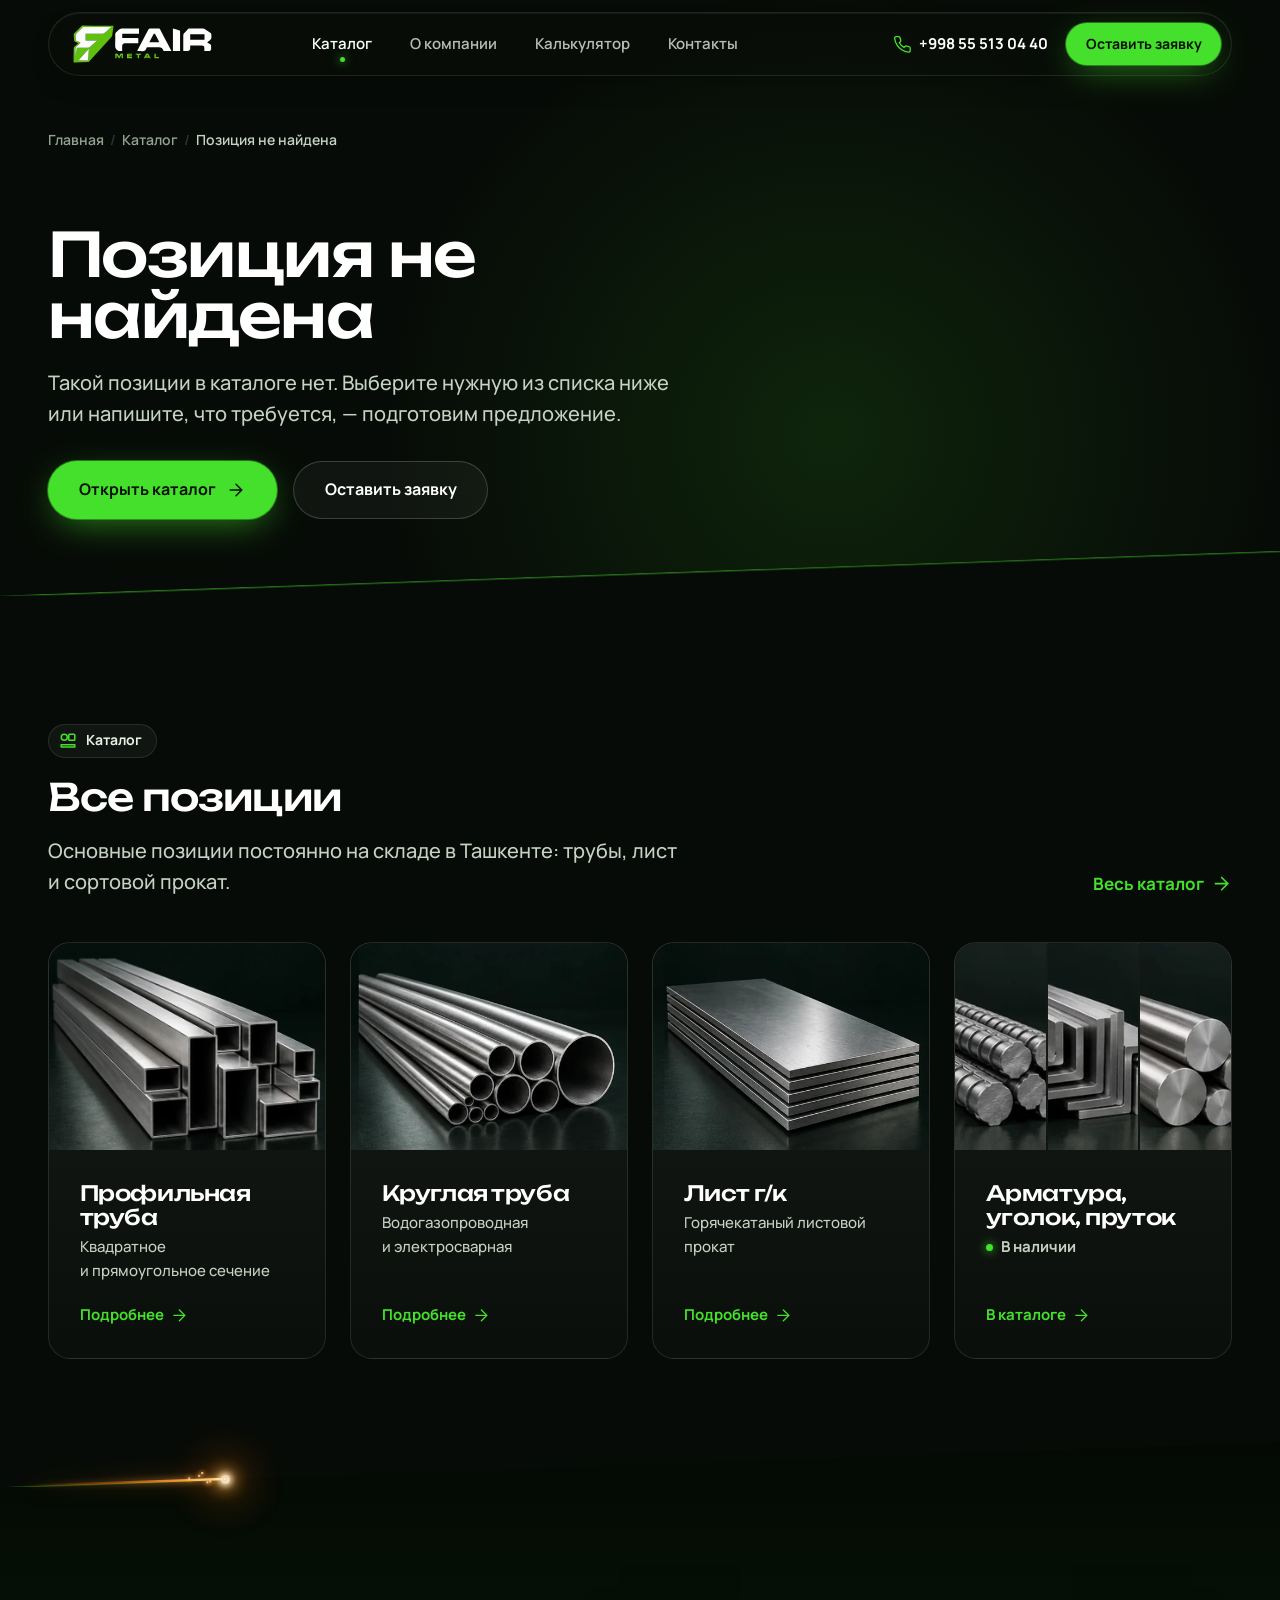
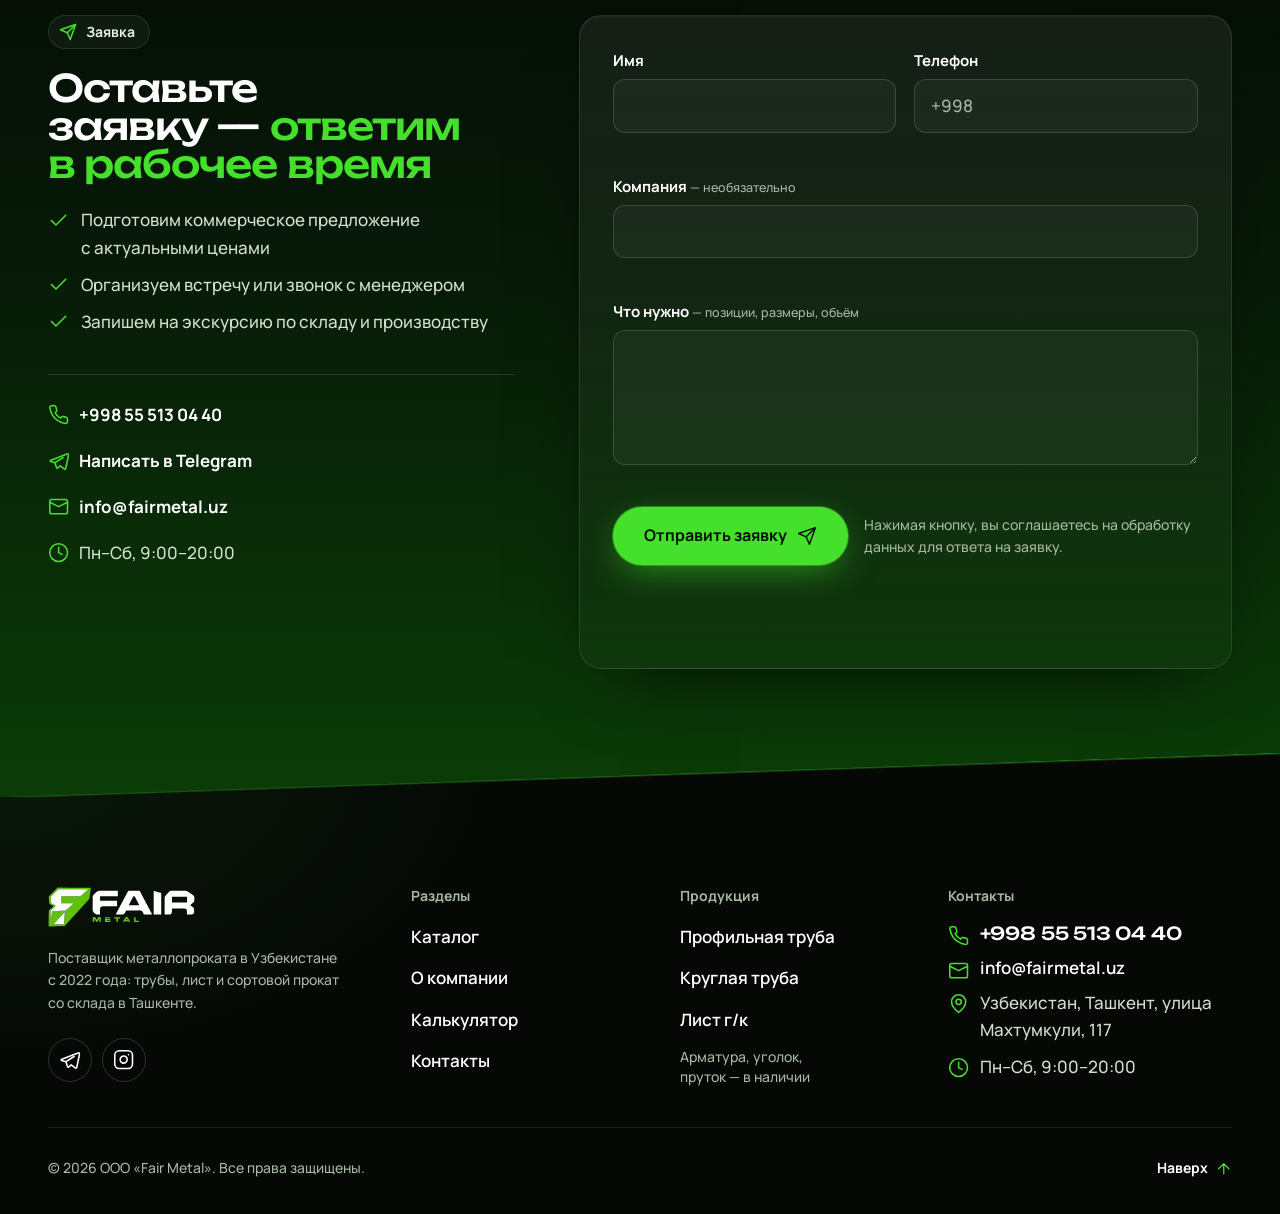
<file: product.html>
<!doctype html>
<html lang="ru">
<head>
  <meta charset="utf-8">
  <meta name="viewport" content="width=device-width, initial-scale=1">
  <meta name="robots" content="noindex, nofollow"><!-- preview copy: not for search engines -->
  <title>Продукция — Fair Metal</title>
  <meta name="description" content="Профильные и круглые трубы, лист г/к, арматура, уголок и пруток со склада Fair Metal в Ташкенте. Продукция по ГОСТ; сортамент и цены — по запросу.">
  <link rel="canonical" href="https://fairmetal.uz/product.html">
  <meta name="theme-color" content="#070b07">
  <meta property="og:type" content="website">
  <meta property="og:site_name" content="Fair Metal">
  <meta property="og:title" content="Продукция — Fair Metal">
  <meta property="og:description" content="Профильные и круглые трубы, лист г/к, арматура, уголок и пруток со склада в Ташкенте. Сортамент и цены — по запросу.">
  <meta property="og:url" content="https://fairmetal.uz/product.html">
  <meta property="og:image" content="https://fairmetal.uz/assets/img/stacks-1300.webp">
  <meta property="og:locale" content="ru_RU">
  <link rel="icon" href="assets/img/favicon/favicon.ico" sizes="48x48">
  <link rel="icon" href="assets/img/favicon/favicon-32x32.png" type="image/png" sizes="32x32">
  <link rel="apple-touch-icon" href="assets/img/favicon/apple-touch-icon.png">
  <link rel="manifest" href="assets/img/favicon/site.webmanifest">
  <link rel="preconnect" href="https://fonts.googleapis.com">
  <link rel="preconnect" href="https://fonts.gstatic.com" crossorigin>
  <link href="https://fonts.googleapis.com/css2?family=Unbounded:wght@500&family=Manrope:wght@500;600;700;800&display=swap" rel="stylesheet">
  <link rel="stylesheet" href="assets/css/style.css">
  <link rel="stylesheet" href="assets/css/pages/product.css">
</head>
<body>
<a class="skip-link" href="#main">Перейти к содержанию</a>

<header class="header" id="header">
  <div class="container header__inner">
    <a class="logo" href="index.html" aria-label="Fair Metal — на главную"><img src="assets/img/logo-white.svg" width="139" height="38" alt="Fair Metal"></a>
    <nav class="nav" aria-label="Основная навигация">
      <ul class="nav__list">
        <li><a class="nav__link" href="catalog.html">Каталог</a></li>
        <li><a class="nav__link" href="about.html">О компании</a></li>
        <li><a class="nav__link" href="calculator.html">Калькулятор</a></li>
        <li><a class="nav__link" href="contacts.html">Контакты</a></li>
      </ul>
    </nav>
    <div class="header__right">
      <a class="header__phone" href="tel:+998555130440"><svg class="ic" aria-hidden="true"><use href="assets/img/icons.svg#i-phone"/></svg>+998 55 513 04 40</a>
      <a class="btn btn--sm header__cta" href="#request">Оставить заявку</a>
      <button class="burger" type="button" aria-expanded="false" aria-controls="menu" aria-label="Меню">
        <svg class="ic ic--menu" aria-hidden="true"><use href="assets/img/icons.svg#i-menu"/></svg>
        <svg class="ic ic--close" aria-hidden="true"><use href="assets/img/icons.svg#i-x"/></svg>
      </button>
    </div>
  </div>
</header>
<div class="menu" id="menu">
  <nav aria-label="Меню">
    <ul class="menu__list">
      <li><a class="menu__link" href="catalog.html" style="--i:0">Каталог <svg class="ic" aria-hidden="true"><use href="assets/img/icons.svg#i-arrow-up-right"/></svg></a></li>
      <li><a class="menu__link" href="about.html" style="--i:1">О компании <svg class="ic" aria-hidden="true"><use href="assets/img/icons.svg#i-arrow-up-right"/></svg></a></li>
      <li><a class="menu__link" href="calculator.html" style="--i:2">Калькулятор <svg class="ic" aria-hidden="true"><use href="assets/img/icons.svg#i-arrow-up-right"/></svg></a></li>
      <li><a class="menu__link" href="contacts.html" style="--i:3">Контакты <svg class="ic" aria-hidden="true"><use href="assets/img/icons.svg#i-arrow-up-right"/></svg></a></li>
    </ul>
  </nav>
  <div class="menu__foot">
    <a class="btn" href="#request">Оставить заявку</a>
    <a class="link" href="tel:+998555130440"><svg class="ic" aria-hidden="true"><use href="assets/img/icons.svg#i-phone"/></svg>+998 55 513 04 40</a>
    <p class="small muted">Пн–Сб, 9:00–20:00 · Ташкент, ул. Махтумкули, 117</p>
  </div>
</div>

<main id="main" data-product-page>

  <!-- ================= PRODUCT HERO =================
       Static fallback: the h1 «Продукция Fair Metal» and a generic lead; product.js fills the name, lead, drawing
       and crumbs from data.js by ?cat=<id>. The boxes keep their size so nothing jumps when JS lands. -->
  <section class="phero product-hero" data-hero aria-labelledby="product-title">
    <div class="container">
      <nav class="phero__crumbs reveal reveal--fade" style="--d:0ms" aria-label="Хлебные крошки">
        <ol class="crumbs">
          <li><a href="index.html">Главная</a></li>
          <li><a href="catalog.html">Каталог</a></li>
          <li aria-current="page" data-crumb>Продукция</li>
        </ol>
      </nav>
      <div class="phero__grid product-hero__grid">
        <div class="phero__head product-hero__text">
          <p class="status-chip reveal reveal--fade" style="--d:60ms" data-marker hidden><span class="status-chip__dot" aria-hidden="true"></span><span data-marker-text>В наличии</span></p>
          <h1 id="product-title" data-lines style="--d:120ms">Продукция Fair Metal</h1>
          <p class="lead reveal" style="--d:520ms" data-lead>Профильные и круглые трубы, лист г/к, арматура, уголок и пруток со склада в Ташкенте. Выберите позицию — сортамент и цены вышлем по запросу.</p>
          <div class="actions reveal" style="--d:640ms">
            <a class="btn btn--lg" href="#request" data-cta-main>Запросить сортамент и цены <svg class="ic" aria-hidden="true"><use href="assets/img/icons.svg#i-arrow-right"/></svg></a>
            <a class="btn btn--lg btn--outline" href="catalog.html" data-cta-alt>Весь каталог</a>
          </div>
          <div class="product-hero__facts reveal" style="--d:760ms" data-hero-facts hidden></div>
        </div>
        <div class="product-hero__media" data-hero-media>
          <div class="frame frame--4x3 product-hero__frame reveal reveal--fade" style="--d:200ms">
            <div class="shot product-hero__shot" data-hero-img><img src="assets/img/products/profile-photo-630.webp" srcset="assets/img/products/profile-photo-480.webp 480w, assets/img/products/profile-photo-630.webp 630w" sizes="(min-width: 900px) 42vw, 100vw" width="630" height="473" alt="Профильные трубы квадратного и прямоугольного сечения" decoding="async"></div>
          </div>
        </div>
      </div>
    </div>
  </section>

  <!-- ================= STANDARDS + SORTAMENT ================= -->
  <section class="section spec band band--light band--cut" aria-labelledby="spec-title">
    <div class="container split">
      <div class="split__rail split__rail--sticky">
        <p class="marker reveal"><svg class="ic" aria-hidden="true"><use href="assets/img/icons.svg#i-file"/></svg>Характеристики</p>
        <h2 id="spec-title" class="reveal" style="--i:1">Сортамент <span class="hl">и&nbsp;документы</span></h2>
        <p class="lead reveal" style="--i:2">Сортамент по ГОСТ — в таблице размеров. Цены и остатки уточняем по запросу: подготовим коммерческое предложение и приложим сертификаты на партию.</p>
      </div>
      <div class="split__body spec__body">
        <div class="spec__gost reveal" data-gost>
          <span class="tile" aria-hidden="true"><svg class="ic"><use href="assets/img/icons.svg#i-cert"/></svg></span>
          <p class="spec__gost-name" data-gost-name>Документы</p>
          <ul class="spec__chips" data-gost-list aria-label="Стандарты" hidden></ul>
          <p class="spec__gost-note" data-gost-note>Продукция соответствует ГОСТ. Сертификаты соответствия и качества на партию высылаем по запросу вместе с коммерческим предложением.</p>
        </div>
        <div class="sizes reveal" style="--i:1" id="sizes" data-sizes hidden>
          <div class="sizes__bar">
            <div class="sizes__info">
              <h3 class="sizes__title">Таблица размеров</h3>
              <ul class="sizes__facts" data-sizes-facts></ul>
            </div>
            <button class="btn btn--outline sizes__toggle" type="button" aria-expanded="false" aria-controls="sizes-panel" data-sizes-toggle><span data-sizes-toggle-label>Показать таблицу</span><svg class="ic sizes__chev" aria-hidden="true"><use href="assets/img/icons.svg#i-chevron-down"/></svg></button>
          </div>
          <div class="sizes__panel" id="sizes-panel" data-sizes-panel inert>
            <div class="sizes__inner">
              <div class="sizes__tools">
                <label class="sizes__search"><span class="visually-hidden">Найти размер</span><svg class="ic" aria-hidden="true"><use href="assets/img/icons.svg#i-search"/></svg><input class="input" type="search" inputmode="decimal" autocomplete="off" placeholder="Например 40×20" data-sizes-search></label>
                <div class="sizes__filter" role="group" aria-label="Тип проката" data-sizes-filter></div>
                <p class="sizes__count" aria-live="polite" data-sizes-count></p>
              </div>
              <p class="sizes__hint" aria-hidden="true" hidden>Таблица листается вбок →</p>
              <div class="sizes__scroll" tabindex="0" role="region" aria-label="Таблица размеров, прокручивается">
                <table class="sizes__table">
                  <caption class="visually-hidden" data-sizes-caption>Таблица размеров</caption>
                  <thead data-sizes-head></thead>
                  <tbody data-sizes-body></tbody>
                </table>
              </div>
              <div class="sizes__empty" data-sizes-empty hidden></div>
              <p class="sizes__note">Масса и метраж — теоретические, по ГОСТ. Цены и остатки — по запросу. <a class="link" href="#request">Запросить цену <svg class="ic" aria-hidden="true"><use href="assets/img/icons.svg#i-arrow-right"/></svg></a></p>
            </div>
          </div>
        </div>
        <div class="empty spec__empty reveal" style="--i:1" data-empty>
          <h3 data-empty-title>Характеристики и сортамент</h3>
          <p data-empty-text>Таблицу размеров и толщин добавим, когда загрузим каталог. Пока сортамент и цены высылаем по запросу — ответим в рабочее время.</p>
          <div class="actions"><a class="btn" href="#request" data-empty-cta>Запросить сортамент и цены</a></div>
        </div>
      </div>
    </div>
  </section>

  <!-- ================= OTHER POSITIONS =================
       Static fallback lists every position; product.js re-renders the grid from data.js without the current one. -->
  <section class="section others band band--base band--cut" aria-labelledby="others-title">
    <div class="container">
      <div class="others__head">
        <div>
          <p class="marker reveal"><svg class="ic" aria-hidden="true"><use href="assets/img/icons.svg#i-sec-all"/></svg>Каталог</p>
          <h2 id="others-title" class="reveal" style="--i:1" data-others-title>Все позиции</h2>
          <p class="lead reveal" style="--i:2">Основные позиции постоянно на складе в Ташкенте: трубы, лист и сортовой прокат.</p>
        </div>
        <a class="link link--row reveal" style="--i:2" href="catalog.html">Весь каталог <svg class="ic" aria-hidden="true"><use href="assets/img/icons.svg#i-arrow-right"/></svg></a>
      </div>
      <ul class="others__grid" data-others aria-label="Позиции каталога">
        <li class="reveal" style="--i:0"><article class="card card--hover others__card"><div class="shot others__media"><img src="assets/img/products/profile-photo-630.webp" srcset="assets/img/products/profile-photo-480.webp 480w, assets/img/products/profile-photo-630.webp 630w" sizes="(min-width: 1100px) 330px, (min-width: 600px) 45vw, 100vw" width="630" height="473" alt="" loading="lazy" decoding="async"></div><div class="card__body"><h3 class="others__name">Профильная труба</h3><p>Квадратное и прямоугольное сечение</p><p class="card__foot"><a class="link card__link" href="product.html?cat=profile-tube">Подробнее <svg class="ic" aria-hidden="true"><use href="assets/img/icons.svg#i-arrow-right"/></svg></a></p></div></article></li>
        <li class="reveal" style="--i:1"><article class="card card--hover others__card"><div class="shot others__media"><img src="assets/img/products/round-photo-680.webp" srcset="assets/img/products/round-photo-480.webp 480w, assets/img/products/round-photo-680.webp 680w" sizes="(min-width: 1100px) 330px, (min-width: 600px) 45vw, 100vw" width="680" height="510" alt="" loading="lazy" decoding="async"></div><div class="card__body"><h3 class="others__name">Круглая труба</h3><p>Водогазопроводная и электросварная</p><p class="card__foot"><a class="link card__link" href="product.html?cat=round-tube">Подробнее <svg class="ic" aria-hidden="true"><use href="assets/img/icons.svg#i-arrow-right"/></svg></a></p></div></article></li>
        <li class="reveal" style="--i:2"><article class="card card--hover others__card"><div class="shot others__media"><img src="assets/img/products/sheet-photo-693.webp" srcset="assets/img/products/sheet-photo-480.webp 480w, assets/img/products/sheet-photo-693.webp 693w" sizes="(min-width: 1100px) 330px, (min-width: 600px) 45vw, 100vw" width="693" height="520" alt="" loading="lazy" decoding="async"></div><div class="card__body"><h3 class="others__name">Лист г/к</h3><p>Горячекатаный листовой прокат</p><p class="card__foot"><a class="link card__link" href="product.html?cat=sheet">Подробнее <svg class="ic" aria-hidden="true"><use href="assets/img/icons.svg#i-arrow-right"/></svg></a></p></div></article></li>
        <li class="reveal" style="--i:3"><article class="card card--hover others__card others__card--stock"><div class="others__thumbs"><span class="shot"><img src="assets/img/products/rebar-photo-320.webp" width="320" height="240" alt="" loading="lazy" decoding="async"></span><span class="shot"><img src="assets/img/products/angle-photo-320.webp" width="320" height="240" alt="" loading="lazy" decoding="async"></span><span class="shot"><img src="assets/img/products/rod-photo-320.webp" width="320" height="240" alt="" loading="lazy" decoding="async"></span></div><div class="card__body"><h3 class="others__name">Арматура, уголок, пруток</h3><p class="others__stock"><span class="status-chip__dot" aria-hidden="true"></span>В наличии</p><p class="card__foot"><a class="link card__link" href="catalog.html#more-products">В каталоге <svg class="ic" aria-hidden="true"><use href="assets/img/icons.svg#i-arrow-right"/></svg></a></p></div></article></li>
      </ul>
    </div>
  </section>

  <!-- ================= REQUEST ================= -->
  <section class="band band--dark band--cut section" id="request" aria-labelledby="request-title">
    <div class="container split split--wide">
      <div class="split__rail">
        <p class="marker reveal"><svg class="ic" aria-hidden="true"><use href="assets/img/icons.svg#i-send"/></svg>Заявка</p>
        <h2 id="request-title" class="reveal" style="--i:1">Оставьте заявку — <span class="hl">ответим в рабочее время</span></h2>
        <ul class="request__list reveal" style="--i:2">
          <li><svg class="ic" aria-hidden="true"><use href="assets/img/icons.svg#i-check"/></svg>Подготовим коммерческое предложение с актуальными ценами</li>
          <li><svg class="ic" aria-hidden="true"><use href="assets/img/icons.svg#i-check"/></svg>Организуем встречу или звонок с менеджером</li>
          <li><svg class="ic" aria-hidden="true"><use href="assets/img/icons.svg#i-check"/></svg>Запишем на экскурсию по складу и производству</li>
        </ul>
        <div class="request__contacts reveal" style="--i:3">
          <a href="tel:+998555130440"><svg class="ic" aria-hidden="true"><use href="assets/img/icons.svg#i-phone"/></svg>+998 55 513 04 40</a>
          <a href="https://t.me/FAIRMETAL" target="_blank" rel="noopener"><svg class="ic" aria-hidden="true"><use href="assets/img/icons.svg#i-telegram"/></svg>Написать в Telegram</a>
          <a href="mailto:info@fairmetal.uz"><svg class="ic" aria-hidden="true"><use href="assets/img/icons.svg#i-mail"/></svg>info@fairmetal.uz</a>
          <p><svg class="ic" aria-hidden="true"><use href="assets/img/icons.svg#i-clock"/></svg>Пн–Сб, 9:00–20:00</p>
        </div>
      </div>
      <form class="split__body request__form form reveal" style="--i:2" data-form novalidate>
        <div class="form__row form__row--2">
          <div class="field">
            <label class="field__label" for="rq-name">Имя</label>
            <input class="input" id="rq-name" name="name" type="text" autocomplete="name" required>
            <p class="field__msg" aria-live="polite"></p>
          </div>
          <div class="field">
            <label class="field__label" for="rq-phone">Телефон</label>
            <input class="input" id="rq-phone" name="phone" type="tel" inputmode="tel" autocomplete="tel" placeholder="+998" required>
            <p class="field__msg" aria-live="polite"></p>
          </div>
        </div>
        <div class="field">
          <label class="field__label" for="rq-company">Компания <small>— необязательно</small></label>
          <input class="input" id="rq-company" name="company" type="text" autocomplete="organization">
          <p class="field__msg"></p>
        </div>
        <div class="field">
          <label class="field__label" for="rq-message">Что нужно <small>— позиции, размеры, объём</small></label>
          <textarea class="input" id="rq-message" name="message" rows="4"></textarea>
          <p class="field__msg"></p>
        </div>
        <div class="visually-hidden" aria-hidden="true"><label>Не заполняйте это поле <input name="website" type="text" tabindex="-1" autocomplete="off"></label></div>
        <div class="actions">
          <button class="btn btn--lg" type="submit">Отправить заявку <span class="spinner" aria-hidden="true"></span><svg class="ic" aria-hidden="true"><use href="assets/img/icons.svg#i-send"/></svg></button>
          <p class="consent">Нажимая кнопку, вы соглашаетесь на обработку данных для ответа на заявку.</p>
        </div>
        <p class="form__status" role="status" aria-live="polite"></p>
      </form>
    </div>
  </section>

</main>

<footer class="footer">
  <div class="container">
    <div class="footer__top">
      <div class="footer__brand">
        <img src="assets/img/logo-white.svg" width="147" height="40" alt="Fair Metal" loading="lazy">
        <p>Поставщик металлопроката в Узбекистане с 2022 года: трубы, лист и сортовой прокат со склада в Ташкенте.</p>
        <div class="footer__social">
          <a href="https://t.me/FAIRMETAL" target="_blank" rel="noopener" aria-label="Telegram"><svg class="ic" aria-hidden="true"><use href="assets/img/icons.svg#i-telegram"/></svg></a>
          <a href="https://www.instagram.com/fairmetal/" target="_blank" rel="noopener" aria-label="Instagram"><svg class="ic" aria-hidden="true"><use href="assets/img/icons.svg#i-instagram"/></svg></a>
        </div>
      </div>
      <div class="footer__col">
        <h3 class="footer__title">Разделы</h3>
        <ul>
          <li><a href="catalog.html">Каталог</a></li>
          <li><a href="about.html">О компании</a></li>
          <li><a href="calculator.html">Калькулятор</a></li>
          <li><a href="contacts.html">Контакты</a></li>
        </ul>
      </div>
      <div class="footer__col">
        <h3 class="footer__title">Продукция</h3>
        <ul>
          <li><a href="product.html?cat=profile-tube">Профильная труба</a></li>
          <li><a href="product.html?cat=round-tube">Круглая труба</a></li>
          <li><a href="product.html?cat=sheet">Лист г/к</a></li>
          <li class="footer__stock">Арматура, уголок, пруток — в&nbsp;наличии</li>
        </ul>
      </div>
      <div class="footer__col">
        <h3 class="footer__title">Контакты</h3>
        <ul>
          <li class="footer__contact"><svg class="ic" aria-hidden="true"><use href="assets/img/icons.svg#i-phone"/></svg><a href="tel:+998555130440">+998 55 513 04 40</a></li>
          <li class="footer__contact"><svg class="ic" aria-hidden="true"><use href="assets/img/icons.svg#i-mail"/></svg><a href="mailto:info@fairmetal.uz">info@fairmetal.uz</a></li>
          <li class="footer__contact"><svg class="ic" aria-hidden="true"><use href="assets/img/icons.svg#i-pin"/></svg><span>Узбекистан, Ташкент, улица Махтумкули, 117</span></li>
          <li class="footer__contact"><svg class="ic" aria-hidden="true"><use href="assets/img/icons.svg#i-clock"/></svg><span>Пн–Сб, 9:00–20:00</span></li>
        </ul>
      </div>
    </div>
    <div class="footer__bottom">
      <p>© <span data-year>2026</span> ООО «Fair Metal». Все права защищены.</p>
      <a class="footer__totop" href="#main">Наверх <svg class="ic" aria-hidden="true"><use href="assets/img/icons.svg#i-arrow-up"/></svg></a>
    </div>
  </div>
</footer>

<script src="assets/js/config.js" defer></script>
<script src="assets/js/data.js" defer></script>
<script src="assets/js/main.js" defer></script>
<script src="assets/js/sizes.js" defer></script>
<script src="assets/js/pages/product.js" defer></script>
</body>
</html>
</file>
<file: assets/css/style.css>
/* =========================================================
   Fair Metal — shared styles
   Concept, palette and rules: DESIGN.md
   Dark theme: near-black graphite with a neon lime accent, glass surfaces, deep-green bands.
   ========================================================= */

/* ---------- Tokens ---------- */
:root {
  /* base surfaces (dark) — kept under the old "paper" names that page styles use */
  --paper: #070b07;
  --paper-2: #0c120c;
  --paper-3: #131b13;
  --line: rgba(255, 255, 255, .09);
  --line-2: rgba(255, 255, 255, .17);

  /* deep-green bands */
  --steel-950: #040904;
  --steel-900: #071a08;
  --steel-800: #0e2a0f;
  --steel-700: #153a16;
  --green-deep: #0b3d07;
  --green-dark: #0f4e0a;

  /* accent */
  --lime: #44e02c;
  --lime-2: #74f25a;            /* hover */
  --lime-700: #3ccf26;
  --lime-800: #2aa316;
  --green-ink: var(--lime);     /* green text: lime reads 11:1 on the dark base */
  --green-hl: var(--lime);
  --hl: var(--lime);
  --on-lime: #041004;           /* text on lime fills */
  --glow: 0 0 0 1px rgba(68, 224, 44, .45), 0 10px 36px -8px rgba(68, 224, 44, .6);
  --glow-strong: 0 0 0 1px rgba(68, 224, 44, .7), 0 14px 48px -6px rgba(68, 224, 44, .8);

  /* text */
  --ink: #ffffff;               /* headings */
  --text: #c6d2c3;              /* body, 12:1 */
  --muted: #94a391;             /* captions, 7:1 */
  --on-dark: #ffffff;
  --on-dark-2: #d3dfcf;
  --on-dark-3: #a7b7a3;
  --line-dark: rgba(255, 255, 255, .12);
  --line-dark-2: rgba(255, 255, 255, .22);

  /* glass */
  --glass: linear-gradient(180deg, rgba(255, 255, 255, .065) 0%, rgba(255, 255, 255, .018) 100%);
  --glass-solid: #0e150e;
  --glass-border: rgba(255, 255, 255, .1);

  /* the metal itself (line art) */
  --steel-200: #c9ced2;
  --steel-400: #8e959b;
  --steel-600: #5d6469;

  /* scoped surface tokens — remapped inside bands */
  --bg: var(--paper);
  --bg-2: var(--paper-2);
  --fg: var(--ink);
  --fg-2: var(--text);
  --fg-3: var(--muted);
  --rule: var(--line);
  --rule-2: var(--line-2);
  --accent-text: var(--lime);
  --card: var(--glass-solid);

  /* type */
  --font-display: "Unbounded", "Arial Black", "Segoe UI", system-ui, sans-serif;
  --font: "Manrope", "Segoe UI", system-ui, -apple-system, Roboto, Arial, sans-serif;
  --fs-h1: clamp(2rem, 1rem + 3.5vw, 4.4rem);
  --fs-h2: clamp(1.6rem, 1rem + 1.7vw, 2.75rem);
  --fs-h4d: clamp(1.1rem, .9rem + 1vw, 1.6rem);   /* display sub-headings: list items, step names, card titles */
  --fs-h3: clamp(1.25rem, 1rem + .8vw, 1.75rem);
  --fs-lead: clamp(1.0625rem, 1rem + .35vw, 1.25rem);
  --fs-body: 1.0625rem;
  --fs-sm: .875rem;
  --fs-label: .875rem;
  --fs-num: clamp(2.4rem, 1.4rem + 3.6vw, 5rem);

  /* layout */
  --container: 1360px;
  --gutter: clamp(16px, 4vw, 48px);
  --section-y: clamp(80px, 10vw, 160px);
  --radius: 10px;
  --radius-lg: 16px;
  --radius-xl: 22px;
  --pill: 999px;
  --header-h: 88px;
  --cut: clamp(20px, 3.5vw, 56px);

  /* motion */
  --ease: cubic-bezier(.16, 1, .3, 1);
  --ease-io: cubic-bezier(.65, 0, .35, 1);
  --t-fast: .18s;
  --t: .32s;
  --t-slow: .8s;
  --stagger: 70ms;

  /* z */
  --z-header: 100;
  --z-menu: 110;

  color-scheme: dark;
}

/* ---------- Base ---------- */
*, *::before, *::after { box-sizing: border-box; }
html { -webkit-text-size-adjust: 100%; scroll-behavior: smooth; scroll-padding-top: calc(var(--header-h) + 16px); background: var(--paper); }
body {
  margin: 0;
  font: 500 var(--fs-body) / 1.6 var(--font);
  color: var(--text);
  background: var(--paper);
  -webkit-font-smoothing: antialiased;
  overflow-x: clip;
}
img, svg, video { display: block; max-width: 100%; }
img { height: auto; }
a { color: inherit; }
button { font: inherit; color: inherit; }
button, [role="button"], a { cursor: pointer; touch-action: manipulation; }
button:disabled { cursor: default; }
ul, ol { margin: 0; padding: 0; list-style: none; }
p { margin: 0; }
dl, dd { margin: 0; }
h1, h2, h3, h4 { margin: 0; }
::selection { background: var(--lime); color: var(--on-lime); }
:focus-visible { outline: 2px solid var(--lime); outline-offset: 3px; border-radius: 4px; }
.visually-hidden { position: absolute !important; width: 1px; height: 1px; margin: -1px; padding: 0; overflow: hidden; clip: rect(0 0 0 0); clip-path: inset(50%); white-space: nowrap; border: 0; }
.skip-link { position: absolute; left: 16px; top: -100px; z-index: 200; padding: 10px 16px; background: var(--lime); color: var(--on-lime); border-radius: var(--pill); font-weight: 700; text-decoration: none; }
.skip-link:focus { top: 16px; }

/* icons: an external sprite (assets/img/icons.svg); colour inherits from the host element */
.ic { width: 1.25em; height: 1.25em; flex: none; fill: none; stroke: currentColor; stroke-width: 1.75; stroke-linecap: round; stroke-linejoin: round; }
.ic--sm { width: 1em; height: 1em; }
.ic--lg { width: 1.6em; height: 1.6em; }

/* ---------- Typography ---------- */
h1, h2, .h1, .h2 {
  font-family: var(--font-display);
  font-weight: 500;
  letter-spacing: -.025em;
  line-height: 1;
  color: var(--fg);
  text-wrap: balance;
  overflow-wrap: normal;
}
h1, .h1 { font-size: var(--fs-h1); }
h2, .h2 { font-size: var(--fs-h2); }
/* accent phrase: same face as the heading, lime on dark, deep green on light */
.hl { color: var(--hl); }
h3, .h3 { font-family: var(--font); font-weight: 700; font-size: var(--fs-h3); line-height: 1.2; letter-spacing: -.01em; color: var(--fg); text-wrap: balance; }
h4, .h4 { font-weight: 700; font-size: 1.0625rem; line-height: 1.3; color: var(--fg); }
.lead { font-size: var(--fs-lead); font-weight: 500; line-height: 1.55; color: var(--fg-2); max-width: 62ch; }
.text { max-width: 62ch; }
.text p + p { margin-top: 1em; }
p, li, dd, .lead, .consent { text-wrap: pretty; }
.nowrap { white-space: nowrap; }
.small { font-size: var(--fs-sm); }
.muted { color: var(--fg-3); }
.num { font-family: var(--font-display); font-weight: 500; font-size: var(--fs-num); line-height: 1; letter-spacing: -.03em; color: var(--fg); font-variant-numeric: tabular-nums; }
.num__unit { font-size: .4em; font-weight: 500; letter-spacing: 0; margin-left: .15em; color: var(--accent-text); }

/* a section opener: a glass pill with a lime glyph (the reference's "New" badge) */
.marker { display: inline-flex; align-items: center; gap: .55rem; padding: 7px 14px 7px 10px; border: 1px solid var(--glass-border); border-radius: var(--pill); background: rgba(255, 255, 255, .045); font-size: .875rem; font-weight: 700; line-height: 1.2; color: #e8f1e5; }
.marker .ic { width: 18px; height: 18px; color: var(--lime); stroke-width: 2; }
.marker + h1, .marker + h2, .marker + .h2 { margin-top: 1.25rem; }
h1 + .lead, h2 + .lead, .h2 + .lead { margin-top: 1.25rem; }
.lead + .actions, .text + .actions { margin-top: 2rem; }

/* ---------- Layout ---------- */
.container { width: 100%; max-width: calc(var(--container) + var(--gutter) * 2); margin-inline: auto; padding-inline: var(--gutter); }
.container--narrow { max-width: calc(980px + var(--gutter) * 2); }
.section { padding-block: var(--section-y); }
.section--top { padding-top: clamp(40px, 6vw, 96px); }
.section--tight { padding-block: clamp(56px, 7vw, 112px); }
.section--flush-b { padding-bottom: 0; }
main { display: block; }

/* deep-green band with a slanted ("saw-cut") top edge */
.band { position: relative; }
.band--dark { --bg: var(--steel-900); --bg-2: var(--steel-800); --fg: var(--on-dark); --fg-2: var(--on-dark-2); --fg-3: var(--on-dark-3); --rule: var(--line-dark); --rule-2: var(--line-dark-2); --accent-text: var(--lime); --card: rgba(4, 16, 4, .55); background: linear-gradient(180deg, var(--steel-950) 0%, var(--steel-900) 45%, var(--green-deep) 100%); color: var(--fg-2); }
.band--deep { background: radial-gradient(120% 90% at 100% 100%, var(--green-dark) 0%, var(--steel-900) 55%, var(--steel-950) 100%); }
.band--cut { clip-path: polygon(0 var(--cut), 100% 0, 100% 100%, 0 100%); margin-top: calc(var(--cut) * -1); padding-top: calc(var(--section-y) + var(--cut)); }
.band--cut-rev { clip-path: polygon(0 0, 100% var(--cut), 100% 100%, 0 100%); margin-top: calc(var(--cut) * -1); padding-top: calc(var(--section-y) + var(--cut)); }
.band--paper { --bg: var(--paper-2); background: var(--bg); border-block: 1px solid var(--line); }
.band--base { --bg: var(--paper); background: var(--paper); }
/* every change of surface enters on the same "/" saw cut; on dark surfaces the edge carries a faint lime hairline.
   main.js welds it from left to right when the edge comes into view: --wp (0..1) reveals the line behind the torch */
.band--cut { border-top: 0; }
.band--cut:not(.band--light)::before, .footer::before { content: ""; position: absolute; inset: 0 0 auto; z-index: 1; height: var(--cut); background: linear-gradient(to bottom right, transparent calc(50% - 1px), rgba(68, 224, 44, .5) 50%, rgba(68, 224, 44, 0) calc(50% + 2px)); pointer-events: none; }
.js .band--cut:not(.band--light)::before, .js .footer::before { clip-path: inset(0 100% 0 0); }
.js .band--cut.is-cut::before, .js .footer.is-cut::before { clip-path: inset(0 calc(100% - var(--wp, 1) * 100%) 0 0); }
/* the welding pass: a hot trail, the torch and sparks, in a clipped layer above the seam (removed after the pass) */
.weld { position: absolute; z-index: 60; overflow: hidden; pointer-events: none; }
.weld svg { position: absolute; inset: 0; overflow: visible; filter: drop-shadow(0 0 3px rgba(255, 186, 90, .9)) drop-shadow(0 0 10px rgba(255, 120, 20, .55)); transition: opacity .9s ease; }
.weld__head { position: absolute; left: 0; top: 0; width: 7px; height: 7px; margin: -3.5px 0 0 -3.5px; border-radius: 50%; background: #fff; box-shadow: 0 0 5px 2px #fff4cf, 0 0 14px 5px rgba(255, 176, 70, .8), 0 0 38px 14px rgba(255, 120, 20, .32); will-change: transform; }
.weld__spark { position: absolute; left: 0; top: 0; width: 2px; height: 2px; margin: -1px 0 0 -1px; border-radius: 50%; background: #ffe7a8; box-shadow: 0 0 4px 1px rgba(255, 160, 50, .85); will-change: transform, opacity; }

/* light band: the same components on a pale green-white, for rhythm between the dark sections */
.band--light {
  --paper: #f3f7ee; --paper-2: #e8f0e1; --paper-3: #dbe7d1;
  --line: rgba(10, 30, 10, .12); --line-2: rgba(10, 30, 10, .22);
  --ink: #0a0f0a; --text: #2c362b; --muted: #556254;
  --green-ink: #127a0c; --green-hl: #129c00; --hl: #129c00;
  --glass: linear-gradient(180deg, #ffffff 0%, #fbfdf8 100%); --glass-border: rgba(10, 30, 10, .1); --glass-solid: #ffffff;
  --bg: var(--paper); --bg-2: var(--paper-2); --fg: var(--ink); --fg-2: var(--text); --fg-3: var(--muted);
  --rule: var(--line); --rule-2: var(--line-2); --accent-text: var(--green-ink); --card: #ffffff;
  background: var(--bg); color: var(--fg-2); color-scheme: light;
}
.band--light :focus-visible { outline-color: #1f9e10; }
.band--light .marker { background: #fff; border-color: rgba(10, 30, 10, .12); color: var(--ink); }
.band--light .marker .ic { color: #1f9e10; }
.band--light .btn { box-shadow: 0 0 0 1px rgba(42, 163, 22, .5), 0 10px 26px -10px rgba(42, 163, 22, .55); }
.band--light .btn--outline, .band--light .btn--ink { background: #fff; color: var(--ink); border-color: rgba(10, 30, 10, .18); box-shadow: none; }
.band--light .link { color: var(--green-ink); }
@media (hover: hover) {
  .band--light .btn--outline:hover, .band--light .btn--ink:hover { background: rgba(68, 224, 44, .14); color: var(--ink); border-color: #2aa316; box-shadow: none; }
  .band--light .link:hover { color: #0d5f08; }
  .band--light .card--hover:hover { border-color: rgba(42, 163, 22, .3); box-shadow: 0 22px 50px -34px rgba(10, 60, 10, .35); }
  .band--light .logos li:hover { background: #fff; }
  .band--light .logos li:hover img { filter: none; opacity: 1; }
  .band--light .logos .logos__invert:hover img { filter: invert(1); }
  .band--light .tab:not([aria-selected="true"]):hover { background: rgba(10, 30, 10, .06); color: var(--ink); }
}
.band--light .card { background: var(--glass); border-color: var(--glass-border); box-shadow: 0 1px 0 rgba(255, 255, 255, .8) inset, 0 18px 40px -32px rgba(10, 40, 10, .35); }
.band--light .tile { border-color: rgba(18, 122, 12, .35); background: rgba(68, 224, 44, .14); color: var(--green-ink); box-shadow: none; }
.band--light .frame { border-color: rgba(10, 30, 10, .1); }
.band--light .frame > img, .band--light .frame > video { filter: none; }
.band--light .art { background: radial-gradient(55% 55% at 50% 55%, rgba(68, 224, 44, .2) 0%, transparent 70%), #edf4e7; }
.band--light .art svg { filter: none; }
.band--light .art__face { fill: rgba(68, 224, 44, .2); stroke: var(--green-ink); }
.band--light .art__hole { fill: #edf4e7; stroke: var(--green-ink); }
.band--light .art__edge { fill: rgba(68, 224, 44, .1); stroke: var(--green-ink); }
.band--light .art__depth { stroke: rgba(10, 30, 10, .45); }
.band--light .art__rib { stroke: var(--green-ink); }
.band--light .art__dim { stroke: rgba(10, 30, 10, .3); }
.band--light .logos li { background: #fff; }
.band--light .logos img { filter: grayscale(1); opacity: .78; }
.band--light .logos__invert img { filter: invert(1) grayscale(1); }
.band--light .input { background: #fff; border-color: rgba(10, 30, 10, .18); }
.band--light .input:focus { border-color: #2aa316; background: #fff; box-shadow: 0 0 0 3px rgba(68, 224, 44, .3); }
.band--light .field__msg { color: #c62828; }
.band--light .field.is-invalid .input { border-color: #c62828; }
.band--light .field.is-invalid .input:focus { border-color: #c62828; background: #fff; box-shadow: 0 0 0 3px rgba(198, 40, 40, .16); }
.band--light .tabs { background: rgba(10, 30, 10, .04); border-color: rgba(10, 30, 10, .1); }
.band--light .empty { background: #fff; border-color: rgba(18, 122, 12, .4); }
.band--light .stat::before { box-shadow: none; }

/* the spec split: a rail on the left, content on the right */
.split { display: grid; gap: clamp(32px, 5vw, 80px); align-items: start; }
.split__rail { position: relative; }
.split__body { min-width: 0; }
@media (min-width: 900px) {
  .split { grid-template-columns: minmax(0, 5fr) minmax(0, 7fr); }
  .split--even { grid-template-columns: minmax(0, 1fr) minmax(0, 1fr); }
  .split--wide { grid-template-columns: minmax(0, 5fr) minmax(0, 7fr); }
  .split__rail--sticky { position: sticky; top: calc(var(--header-h) + 32px); }
}
.grid { display: grid; gap: clamp(16px, 2vw, 28px); }
.grid--2 { grid-template-columns: repeat(auto-fit, minmax(min(100%, 320px), 1fr)); }
.grid--3 { grid-template-columns: repeat(auto-fit, minmax(min(100%, 280px), 1fr)); }
.grid--4 { grid-template-columns: repeat(auto-fit, minmax(min(100%, 220px), 1fr)); }
.rule { border: 0; border-top: 1px solid var(--rule); margin: 0; }
.actions { display: flex; flex-wrap: wrap; gap: 12px 16px; align-items: center; }

/* ---------- Buttons: pills; the lime one glows ---------- */
.btn {
  display: inline-flex; align-items: center; justify-content: center; gap: .6em;
  min-height: 52px; padding: 0 1.5rem; border: 1px solid transparent; border-radius: var(--pill);
  font-weight: 700; font-size: .9375rem; line-height: 1.2; text-decoration: none; white-space: nowrap;
  background: var(--lime); color: var(--on-lime); box-shadow: var(--glow);
  transition: background var(--t), color var(--t), border-color var(--t), box-shadow var(--t), transform var(--t) var(--ease);
}
.btn .ic { transition: transform var(--t) var(--ease); }
.btn--outline, .btn--ink { background: rgba(255, 255, 255, .045); color: #fff; border-color: rgba(255, 255, 255, .18); box-shadow: none; }
.btn--ghost { background: transparent; color: var(--fg); border-color: transparent; box-shadow: none; padding-inline: .9rem; }
.btn--sm { min-height: 42px; padding-inline: 1.15rem; font-size: .875rem; }
.btn--lg { min-height: 58px; padding-inline: 1.9rem; font-size: 1rem; }
.btn--block { width: 100%; }
.btn:disabled, .btn[aria-disabled="true"] { opacity: .55; }
@media (hover: hover) {
  .btn:hover .ic { transform: translateX(4px); }
  .btn:hover { background: var(--lime-2); color: var(--on-lime); box-shadow: var(--glow-strong); }
  .btn--outline:hover, .btn--ink:hover { background: rgba(68, 224, 44, .1); color: #fff; border-color: var(--lime); box-shadow: 0 0 0 1px rgba(68, 224, 44, .35); }
  .btn--ghost:hover { background: rgba(255, 255, 255, .06); color: #fff; box-shadow: none; }
}
.btn:active { transform: translateY(1px); }

/* text link */
.link { display: inline-flex; align-items: center; gap: .4em; font-weight: 700; color: var(--accent-text); text-decoration: none; text-underline-offset: .25em; text-decoration-thickness: 1.5px; }
.link .ic { transition: transform var(--t) var(--ease); }
@media (hover: hover) {
  .link:hover { text-decoration: underline; color: var(--lime-2); }
  .link:hover .ic { transform: translate(3px, -3px); }
  .link--row:hover .ic { transform: translateX(4px); }
}

/* ---------- Header: a floating glass pill ---------- */
.header {
  position: sticky; top: 0; z-index: var(--z-header);
  height: var(--header-h); padding-top: 12px;
  transition: transform .45s var(--ease);
  view-transition-name: site-header;
  pointer-events: none;
}
.header.is-hidden { transform: translateY(-100%); }
.header__inner {
  pointer-events: auto;
  width: calc(100% - var(--gutter) * 2); max-width: var(--container); height: 64px; margin-inline: auto;
  padding: 0 10px 0 24px;
  display: flex; align-items: center; gap: clamp(16px, 2.5vw, 40px);
  border: 1px solid var(--glass-border); border-radius: var(--pill);
  background: rgba(9, 14, 9, .62);
  backdrop-filter: blur(18px) saturate(140%); -webkit-backdrop-filter: blur(18px) saturate(140%);
  box-shadow: inset 0 1px 0 rgba(255, 255, 255, .06), 0 12px 32px -20px rgba(0, 0, 0, .55);
  transition: background var(--t), border-color var(--t);
}
/* over light bands the pill stays near-black, so the nav keeps its contrast */
.header.is-scrolled .header__inner { background: rgba(8, 12, 8, .9); border-color: rgba(255, 255, 255, .1); }
.logo { display: inline-flex; align-items: center; flex: none; text-decoration: none; }
.logo img { height: 38px; width: auto; }
.nav { display: none; margin-inline: auto; }
.nav__list { display: flex; gap: clamp(2px, .8vw, 10px); }
.nav__link { position: relative; display: inline-flex; align-items: center; min-height: 44px; padding: 0 14px; border-radius: var(--pill); font-weight: 600; font-size: .9375rem; color: rgba(255, 255, 255, .72); text-decoration: none; transition: color var(--t), background var(--t); }
.nav__link[aria-current] { color: #fff; }
.nav__link[aria-current]::after { content: ""; position: absolute; left: 50%; bottom: 4px; width: 5px; height: 5px; margin-left: -2.5px; border-radius: 50%; background: var(--lime); box-shadow: 0 0 10px var(--lime); }
@media (hover: hover) { .nav__link:hover { color: #fff; background: rgba(255, 255, 255, .06); } }
.header__phone { display: none; align-items: center; gap: .5em; font-weight: 700; font-size: .9375rem; color: #fff; text-decoration: none; white-space: nowrap; }
.header__phone .ic { color: var(--lime); }
@media (hover: hover) { .header__phone:hover { color: var(--lime); } }
.header__cta { display: none; }
.header__right { display: flex; align-items: center; gap: 8px 18px; margin-left: auto; }
.burger { display: inline-flex; align-items: center; justify-content: center; width: 46px; height: 46px; border: 1px solid var(--glass-border); background: rgba(255, 255, 255, .04); border-radius: 50%; color: #fff; }
.burger .ic { width: 24px; height: 24px; }
.burger .ic--close { display: none; }
.burger[aria-expanded="true"] .ic--menu { display: none; }
.burger[aria-expanded="true"] .ic--close { display: block; }
@media (hover: hover) { .burger:hover { border-color: var(--lime); } }
@media (max-width: 699px) { .header__inner { height: 58px; padding: 0 6px 0 18px; } .logo img { height: 32px; } }
@media (min-width: 1100px) {
  .nav { display: block; }
  .header__phone { display: inline-flex; }
  .header__cta { display: inline-flex; }
  .burger { display: none; }
}
@media (min-width: 700px) { .header__phone { display: inline-flex; } }

/* mobile menu panel */
.menu { position: fixed; inset: 0; z-index: calc(var(--z-header) - 1); background: rgba(5, 9, 5, .96); backdrop-filter: blur(12px); -webkit-backdrop-filter: blur(12px); overflow: auto; padding: calc(var(--header-h) + 16px) var(--gutter) 40px; visibility: hidden; opacity: 0; transition: opacity var(--t), visibility 0s var(--t); }
.menu.is-open { visibility: visible; opacity: 1; transition: opacity var(--t); }
.menu__list { display: grid; gap: 4px; }
.menu__link { display: flex; align-items: center; justify-content: space-between; padding: 16px 4px; font-family: var(--font-display); font-weight: 500; font-size: clamp(1.5rem, 5.5vw, 2.2rem); letter-spacing: -.02em; color: #fff; text-decoration: none; border-bottom: 1px solid var(--line); transform: translateY(16px); opacity: 0; transition: transform .6s var(--ease), opacity .4s; transition-delay: calc(var(--i, 0) * 50ms); }
.menu__link .ic { color: var(--lime); }
.menu.is-open .menu__link { transform: none; opacity: 1; }
.menu__link[aria-current] { color: var(--lime); }
.menu__foot { display: grid; gap: 16px; margin-top: 32px; padding-top: 24px; border-top: 1px solid var(--line); }
.menu__foot .btn { justify-self: stretch; min-height: 56px; }
.menu__foot .link { min-height: 44px; font-size: 1.0625rem; }
body.menu-open { overflow: hidden; }
@media (min-width: 1100px) { .menu { display: none; } }

/* ---------- Footer ---------- */
/* the footer enters on the same saw cut as the bands above it */
.footer { position: relative; margin-top: calc(var(--cut) * -1); padding: calc(clamp(56px, 7vw, 96px) + var(--cut)) 0 24px; clip-path: polygon(0 var(--cut), 100% 0, 100% 100%, 0 100%); background: radial-gradient(70% 120% at 0% 0%, rgba(68, 224, 44, .07) 0%, transparent 60%), #050805; color: var(--on-dark-2); }
.footer__top { display: grid; grid-template-columns: repeat(2, minmax(0, 1fr)); gap: 36px 20px; padding-bottom: 40px; border-bottom: 1px solid var(--line); }
.footer__brand { grid-column: 1 / -1; max-width: 40ch; }
.footer__brand img { height: 40px; width: auto; margin-bottom: 20px; }
.footer__brand p { color: var(--on-dark-3); font-size: var(--fs-sm); }
.footer__brand .footer__social { margin-top: 24px; }
.footer__col:last-child { grid-column: 1 / -1; }
.footer__title { font-family: var(--font); font-weight: 700; font-size: .875rem; line-height: 1.3; letter-spacing: 0; color: var(--on-dark-3); margin-bottom: 12px; }
.footer__col li + li { margin-top: 2px; }
.footer__col a { display: inline-block; padding-block: 6px; font-weight: 600; color: #fff; text-decoration: none; transition: color var(--t); }
@media (hover: hover) { .footer__col a:hover { color: var(--lime); } }
.footer__stock { padding-top: 6px; font-size: var(--fs-sm); line-height: 1.45; color: var(--on-dark-3); max-width: 24ch; }
.footer__contact { display: flex; gap: .6em; align-items: flex-start; }
.footer__contact a { white-space: nowrap; padding-block: 2px; }
.footer__contact > span { padding-block: 4px; }
.footer__contact .ic { color: var(--lime); margin-top: .45em; }
.footer__contact:first-child a { font-family: var(--font-display); font-weight: 500; font-size: 1.125rem; letter-spacing: -.01em; }
.footer__bottom { display: flex; flex-wrap: wrap; gap: 10px 24px; justify-content: space-between; align-items: center; padding-top: 18px; font-size: var(--fs-sm); color: var(--on-dark-3); }
.footer__bottom a { color: inherit; }
.footer__bottom .footer__totop { display: inline-flex; align-items: center; gap: .5em; min-height: 44px; font-weight: 700; color: #fff; text-decoration: none; transition: color var(--t); }
.footer__totop .ic { color: var(--lime); transition: transform var(--t) var(--ease); }
@media (hover: hover) { .footer__bottom .footer__totop:hover { color: var(--lime); } .footer__totop:hover .ic { transform: translateY(-3px); } }
.footer__social { display: flex; gap: 10px; }
.footer__social a { display: inline-flex; align-items: center; justify-content: center; width: 44px; height: 44px; border: 1px solid var(--line-2); border-radius: 50%; color: #fff; transition: border-color var(--t), background var(--t), color var(--t), box-shadow var(--t); }
@media (hover: hover) { .footer__social a:hover { border-color: var(--lime); background: var(--lime); color: var(--on-lime); box-shadow: var(--glow); } }
@media (min-width: 760px) { .footer__top { grid-template-columns: repeat(3, minmax(0, 1fr)); gap: 40px 32px; } .footer__brand { max-width: 52ch; } .footer__col:last-child { grid-column: auto; } }
@media (min-width: 1100px) { .footer__top { grid-template-columns: 1.4fr 1fr 1fr 1.2fr; } .footer__brand { grid-column: auto; max-width: 36ch; } }

/* ---------- Glass cards ---------- */
.card { position: relative; display: flex; flex-direction: column; background: var(--glass); border: 1px solid var(--glass-border); border-radius: var(--radius-xl); overflow: hidden; box-shadow: inset 0 1px 0 rgba(255, 255, 255, .05); transition: transform .9s var(--ease), border-color .7s var(--ease), box-shadow .9s var(--ease); }
.card--paper { background: var(--glass); }
.card__body { padding: clamp(20px, 2.4vw, 32px); display: flex; flex-direction: column; gap: 10px; flex: 1; }
.card__body > .h3 + p, .card__body > h3 + p { color: var(--fg-2); }
.card__foot { margin-top: auto; padding-top: 14px; }
.card__link::after { content: ""; position: absolute; inset: 0; }
.card:has(.card__link) .link .ic { transition: transform var(--t) var(--ease); }
@media (hover: hover) {
  .card--hover:hover { transform: translateY(-3px); border-color: rgba(68, 224, 44, .2); box-shadow: inset 0 1px 0 rgba(255, 255, 255, .06), 0 24px 60px -36px rgba(68, 224, 44, .22); }
  .card--hover:hover .link .ic { transform: translateX(4px); }
}
.card:has(:focus-visible) { border-color: rgba(68, 224, 44, .45); }
.card:has(.card__link:focus-visible) { outline: 2px solid var(--lime); outline-offset: 3px; }
.card .card__link:focus-visible { outline: none; }
/* an icon tile like the reference's: lime glyph in a glowing rounded square */
.tile { display: inline-flex; align-items: center; justify-content: center; width: 44px; height: 44px; flex: none; border: 1px solid rgba(68, 224, 44, .45); border-radius: 12px; background: rgba(68, 224, 44, .08); color: var(--lime); box-shadow: 0 0 22px -6px rgba(68, 224, 44, .55); }
.tile .ic { width: 22px; height: 22px; stroke-width: 1.8; }

/* framed media: photos sit a little darker on the dark page */
.frame { position: relative; overflow: hidden; border-radius: var(--radius-xl); background: var(--paper-3); border: 1px solid var(--line); }
.frame > img, .frame > video { width: 100%; height: 100%; object-fit: cover; filter: brightness(.86) saturate(.92); }
.frame--4x5 { aspect-ratio: 4 / 5; }
.frame--3x4 { aspect-ratio: 3 / 4; }
.frame--4x3 { aspect-ratio: 4 / 3; }
.frame--16x9 { aspect-ratio: 16 / 9; }
.frame--1x1 { aspect-ratio: 1; }
.frame__caption { position: absolute; left: 16px; bottom: 16px; padding: 8px 14px; border: 1px solid var(--glass-border); border-radius: var(--pill); background: rgba(6, 12, 6, .72); backdrop-filter: blur(8px); color: #fff; font-size: var(--fs-sm); font-weight: 600; }

/* product render: a transparent studio shot over a soft lime spotlight; the cut ends stay in frame */
.shot { position: relative; overflow: hidden; background: radial-gradient(60% 65% at 62% 58%, rgba(68, 224, 44, .12) 0%, transparent 72%), linear-gradient(180deg, #0d130d 0%, #090d09 100%); }
.shot > img { position: absolute; inset: 0; width: 100%; height: 100%; object-fit: cover; object-position: 70% 55%; }
.band--light .shot { background: radial-gradient(60% 65% at 62% 58%, rgba(68, 224, 44, .16) 0%, transparent 72%), linear-gradient(180deg, #f6faf2 0%, #e6efdf 100%); }

/* product cross-section art (injected by main.js from [data-art]): a neon blueprint */
.art { position: relative; width: 100%; height: 100%; min-height: 160px; background: radial-gradient(55% 55% at 50% 55%, rgba(68, 224, 44, .13) 0%, transparent 70%), #090e09; overflow: hidden; }
.art--bare { background: none; }
.art svg { position: absolute; inset: 9%; width: 82%; height: 82%; overflow: visible; filter: drop-shadow(0 0 8px rgba(68, 224, 44, .4)); }
.art__face { fill: rgba(68, 224, 44, .09); stroke: var(--lime); stroke-width: 1.6; stroke-linejoin: round; }
.art__hole { fill: #070b07; stroke: var(--lime); stroke-width: 1.4; }
.art__depth { fill: none; stroke: rgba(225, 240, 221, .6); stroke-width: 1.2; stroke-linecap: round; stroke-linejoin: round; }
.art__edge { fill: rgba(68, 224, 44, .05); stroke: rgba(68, 224, 44, .85); stroke-width: 1.4; stroke-linejoin: round; }
.art__rib { fill: none; stroke: rgba(68, 224, 44, .8); stroke-width: 1.2; stroke-linecap: round; }
.art__dim { fill: none; stroke: rgba(255, 255, 255, .35); stroke-width: 1.2; stroke-dasharray: 3 4; }
.art__body { fill: none; stroke: none; }
/* drawing: faces first, then the extrusion */
.js .art :is(path, circle, rect, line, polyline) { stroke-dasharray: 1; stroke-dashoffset: 1; }
.js .art .art__face, .js .art .art__edge { fill-opacity: 0; transition: fill-opacity .6s ease .5s; }
.js .is-in .art:not([data-weld]) :is(path, circle, rect, line, polyline), .js .art.is-in :is(path, circle, rect, line, polyline) { stroke-dashoffset: 0; transition: stroke-dashoffset 1s var(--ease-io); transition-delay: calc(var(--o, 0) * .12s); }
.js .is-in .art:not([data-weld]) .art__face, .js .art.is-in .art__face, .js .is-in .art:not([data-weld]) .art__edge, .js .art.is-in .art__edge { fill-opacity: 1; }
/* metal drawings (the calculator): steel faces, silver outlines, a dark bore; no lime glow on the metal itself */
.art--metal svg { filter: drop-shadow(0 10px 18px rgba(0, 0, 0, .55)); }
.art--metal .art__face { fill: url(#fm-steel-face); stroke: #eef1f3; stroke-width: 1.3; }
.art--metal .art__edge { fill: url(#fm-steel-top); stroke: #c3c9cd; stroke-width: 1.2; }
.art--metal .art__edge:nth-child(2) { fill: url(#fm-steel-side); stroke: #9aa1a6; }
.art--metal .art__hole { fill: url(#fm-steel-bore); stroke: #a7aeb3; stroke-width: 1.2; }
.art--metal .art__depth { stroke: #c9ced2; stroke-width: 1.3; }
.art--metal .art__body { fill: url(#fm-steel-tube); }
.js .art .art__body { fill-opacity: 0; transition: fill-opacity .6s ease .5s; }
.js .art.is-in .art__body, .js .is-in .art:not([data-weld]) .art__body { fill-opacity: 1; }
.art--metal .art__rib { stroke: #aab1b6; }
.art--metal .art__dim { stroke: rgba(255, 255, 255, .3); }
/* a welded drawing (calculator): the torch and a hot trail that cools to steel behind it (main.js weldArt) */
.art__weld { pointer-events: none; transition: opacity .6s ease; }
.art__weld.is-done { opacity: 0; }
.art__torch { fill: #fff; }
.art__torch-halo { fill: rgba(255, 160, 50, .42); }
.js .art .art__hot { fill: none; stroke-linecap: round; stroke-dashoffset: 1; transition: stroke-opacity .7s ease; }
.js .art .art__hot--trail { stroke: #ff7a1a; stroke-width: 2.2; stroke-opacity: .8; stroke-dasharray: .35 3; }
.js .art .art__hot--mid { stroke: #ffb347; stroke-width: 2; stroke-dasharray: .14 3; }
.js .art .art__hot--core { stroke: #fff4cf; stroke-width: 1.6; stroke-dasharray: .05 3; }
.js .art .art__hot.is-cool { stroke-opacity: 0; }
/* dimension marks on metal drawings: thin grey lines with arrowheads and letters; they appear once the drawing is done */
.art__dims { fill: none; stroke: rgba(255, 255, 255, .55); stroke-width: 1; stroke-linecap: round; stroke-linejoin: round; }
.art__dims path { vector-effect: non-scaling-stroke; }
.art__dims text { fill: rgba(255, 255, 255, .85); stroke: none; font-family: var(--font); font-weight: 700; text-anchor: middle; }
.js .art .art__dims { opacity: 0; transition: opacity .7s ease .2s; }
.js .art.is-in .art__dims { opacity: 1; }
.js .art .art__dims path { stroke-dasharray: none; stroke-dashoffset: 0; transition: none; }
.js .art .art__dims .art__axis { stroke-dasharray: 3 3; }

/* ---------- Stats ---------- */
.stats { display: grid; gap: clamp(20px, 3vw, 40px); }
.stats--2 { grid-template-columns: repeat(2, minmax(0, 1fr)); }
@media (min-width: 900px) { .stats--4 { grid-template-columns: repeat(4, minmax(0, 1fr)); } }
@media (max-width: 899px) { .stats--4 { grid-template-columns: repeat(2, minmax(0, 1fr)); } }
.stat { position: relative; display: grid; gap: 8px; padding-top: 18px; border-top: 1px solid var(--rule-2); }
.stat::before { content: ""; position: absolute; left: 0; top: -1px; width: 48px; height: 2px; background: var(--lime); box-shadow: 0 0 12px var(--lime); }
.stat { container-type: inline-size; }
/* «50 000+» is ≈4.7em wide: the number is capped by its cell */
.stat .num { font-size: min(clamp(2rem, 1.2rem + 3vw, 4.2rem), 20cqi); white-space: nowrap; }
.stat p { color: var(--fg-2); font-size: .9375rem; font-weight: 500; max-width: 24ch; }

/* ---------- Definition list (advantages) ---------- */
.deflist { display: grid; gap: 0; border-top: 1px solid var(--rule); }
.deflist__item { display: grid; gap: 8px 32px; align-content: start; padding: clamp(20px, 2.4vw, 32px) 0; border-bottom: 1px solid var(--rule); }
.deflist__term { font-family: var(--font-display); font-weight: 500; font-size: var(--fs-h4d); letter-spacing: -.02em; line-height: 1.1; color: var(--fg); }
.deflist__desc { color: var(--fg-2); max-width: 52ch; }
.deflist__icon { display: flex; width: 52px; height: 52px; margin-bottom: 18px; border-radius: 12px; }
.deflist__icon .ic { width: 28px; height: 28px; stroke-width: 1.6; }
@media (min-width: 700px) {
  .deflist__item { grid-template-columns: minmax(0, 5fr) minmax(0, 7fr); align-items: baseline; }
  .deflist--2 { grid-template-columns: 1fr 1fr; column-gap: clamp(32px, 4vw, 64px); }
  .deflist--2 .deflist__item { grid-template-columns: 1fr; }
}

/* ---------- Logo grid: white silhouettes on dark cells ---------- */
/* every row has the same height and every cell fills its track (no aspect-ratio on the cells: Safari then sizes a
   stretched cell from its ratio and leaves a strip of the grid background beside it) */
.logos { display: grid; grid-template-columns: repeat(2, minmax(0, 1fr)); grid-auto-rows: clamp(100px, 6vw + 80px, 140px); gap: 1px; background: var(--rule); border: 1px solid var(--rule); border-radius: var(--radius-xl); overflow: hidden; }
.logos li { display: grid; place-items: center; min-width: 0; min-height: 0; overflow: hidden; padding: 12px 13%; background: var(--bg); transition: background var(--t); }
.logos img { width: auto; height: auto; max-width: 100%; max-height: 60px; object-fit: contain; filter: grayscale(1) brightness(0) invert(1); opacity: .62; transition: opacity var(--t); }
@media (hover: hover) { .logos li:hover { background: rgba(68, 224, 44, .05); } .logos li:hover img { opacity: 1; } }
.logos__invert img { filter: grayscale(1) brightness(0) invert(1); }
.logos .logos__named { display: flex; flex-wrap: wrap; gap: 6px 10px; align-items: center; align-content: center; justify-content: center; padding: 10px 8%; font-weight: 700; font-size: var(--fs-sm); line-height: 1.25; text-align: center; color: var(--fg-2); }
.logos__named img { height: 32px; }
@media (min-width: 560px) { .logos { grid-template-columns: repeat(3, minmax(0, 1fr)); } }
@media (min-width: 900px) { .logos { grid-template-columns: repeat(4, minmax(0, 1fr)); } }
@media (min-width: 1200px) { .logos--6 { grid-template-columns: repeat(6, minmax(0, 1fr)); } }

/* ---------- Forms ---------- */
.form { display: grid; gap: 18px; }
.form__row { display: grid; gap: 18px; }
@media (min-width: 600px) { .form__row--2 { grid-template-columns: 1fr 1fr; } }
.field { display: grid; gap: 6px; }
.field__label { font-weight: 700; font-size: .9375rem; color: var(--fg); }
.field__label small { font-weight: 500; color: var(--fg-3); }
.input { width: 100%; min-height: 52px; padding: 12px 16px; border: 1px solid rgba(255, 255, 255, .14); border-radius: 12px; background: rgba(255, 255, 255, .04); color: var(--fg); font: inherit; transition: border-color var(--t), box-shadow var(--t), background var(--t); }
.input::placeholder { color: var(--fg-3); }
.input:focus { outline: none; border-color: var(--lime); background: rgba(68, 224, 44, .05); box-shadow: 0 0 0 3px rgba(68, 224, 44, .22); }
textarea.input { min-height: 120px; resize: vertical; }
.field__msg { min-height: 1.3em; font-size: var(--fs-sm); color: #ff8f84; visibility: hidden; }
.field.is-invalid .field__msg { visibility: visible; }
.field.is-invalid .input { border-color: #ff8f84; }
.field.is-invalid .input:focus { border-color: #ff8f84; background: rgba(255, 110, 100, .05); box-shadow: 0 0 0 3px rgba(255, 143, 132, .22); }
.form__status { display: flex; gap: .6em; align-items: flex-start; padding: 14px 16px; border-radius: 12px; font-size: var(--fs-sm); line-height: 1.5; visibility: hidden; min-height: 52px; }
.form__status.is-visible { visibility: visible; }
.form__status--ok { background: rgba(68, 224, 44, .12); border: 1px solid rgba(68, 224, 44, .35); color: var(--fg); }
.form__status--err { background: rgba(255, 110, 100, .1); border: 1px solid rgba(255, 143, 132, .35); color: var(--fg); }
.form__status .ic { margin-top: .15em; }
.form__status a { color: inherit; font-weight: 700; }
.btn .spinner { display: none; width: 18px; height: 18px; border: 2px solid currentColor; border-right-color: transparent; border-radius: 50%; animation: spin .8s linear infinite; }
.form.is-sending .btn[type="submit"] .spinner { display: block; }
.form.is-sending .btn[type="submit"] .ic { display: none; }
@keyframes spin { to { transform: rotate(360deg); } }
.consent { font-size: var(--fs-sm); font-weight: 500; color: var(--fg-3); max-width: 48ch; }
.form .actions .consent { flex: 1 1 240px; min-width: 0; max-width: 44ch; }
@media (max-width: 599px) { .request__form .btn[type="submit"] { width: 100%; } }
.consent a { color: inherit; }

/* ---------- Tabs: a segmented pill ---------- */
.tabs { display: flex; gap: 4px; padding: 4px; border: 1px solid var(--glass-border); border-radius: var(--pill); background: rgba(255, 255, 255, .04); }
.tab { flex: 1 1 0; min-width: 0; min-height: 44px; padding: 0 14px; border: 0; border-radius: var(--pill); background: transparent; color: var(--fg-2); font-weight: 700; font-size: var(--fs-sm); white-space: nowrap; transition: background var(--t), color var(--t), box-shadow var(--t); }
@media (max-width: 599px) { .tabs { border-radius: 16px; } .tab { white-space: normal; font-size: .8125rem; padding: 6px 8px; line-height: 1.2; border-radius: 12px; } }
.tab[aria-selected="true"] { background: var(--lime); color: var(--on-lime); box-shadow: var(--glow); }
@media (hover: hover) { .tab:not([aria-selected="true"]):hover { background: rgba(255, 255, 255, .07); color: #fff; } }
.tabpanel[hidden] { display: none; }

/* ---------- Tables ---------- */
.table { width: 100%; border-collapse: collapse; font-size: var(--fs-sm); }
.table th, .table td { padding: 12px 14px; text-align: left; border-bottom: 1px solid var(--rule); vertical-align: top; }
.table th { font-weight: 700; color: var(--fg); background: var(--bg-2); }
.table-wrap { overflow-x: auto; border: 1px solid var(--rule); border-radius: var(--radius-lg); }

/* ---------- Empty state ---------- */
.empty { display: grid; gap: 14px; padding: clamp(24px, 3vw, 40px); border: 1px dashed rgba(68, 224, 44, .35); border-radius: var(--radius-xl); background: var(--glass); }
.empty h3 { font-size: 1.125rem; }
.empty p { color: var(--fg-2); max-width: 52ch; }

/* ---------- Breadcrumbs / page hero ---------- */
.crumbs { display: flex; flex-wrap: wrap; align-items: baseline; gap: 6px; font-size: var(--fs-sm); font-weight: 600; line-height: 1.4; color: var(--fg-3); }
.crumbs li { display: inline-flex; align-items: baseline; padding-block: 4px; }
.crumbs [aria-current] { color: var(--fg-2); }
.crumbs a { display: inline-block; padding-block: 4px; margin-block: -4px; color: inherit; text-decoration: none; }
@media (hover: hover) { .crumbs a:hover { color: var(--fg); text-decoration: underline; } }
.crumbs li + li::before { content: "/"; margin-right: 6px; color: var(--rule-2); }
/* inner page hero, one template: crumbs, then the grid (status chip, h1, lead, actions | media) */
.phero { position: relative; overflow-x: clip; padding-top: clamp(20px, 3vw, 40px); padding-bottom: clamp(48px, 6vw, 88px); }
.phero__crumbs { margin-bottom: clamp(28px, 4vw, 56px); }
/* page heroes get the same soft lime haze as the home hero */
.phero::before { content: ""; position: absolute; inset: -20% 0 auto auto; width: min(70vw, 900px); aspect-ratio: 1; background: radial-gradient(closest-side, rgba(68, 224, 44, .12), transparent); pointer-events: none; z-index: -1; }
.phero__head { display: grid; align-content: center; container-type: inline-size; }
/* a hero heading with one very long word («металлопроката», ≈10.5em) is capped by its column, so the word never runs into the photo */
.phero__head .h1-fit { font-size: min(var(--fs-h1), 9.2cqi); }
.phero__head > :is(.status-chip, .marker) { justify-self: start; }
.phero__grid { display: grid; gap: clamp(32px, 5vw, 72px); align-items: center; }
@media (min-width: 900px) { .phero__grid { grid-template-columns: minmax(0, 7fr) minmax(0, 5fr); } }
main { position: relative; z-index: 0; isolation: isolate; }

/* ---------- Request block (shared by every page) ---------- */
.request__list { display: grid; gap: 10px; margin-top: 24px; }
.request__list li { display: flex; gap: 12px; align-items: flex-start; color: var(--on-dark-2); }
.request__list .ic { color: var(--lime); flex: none; margin-top: .2em; }
.request__contacts { display: grid; gap: 2px; margin-top: clamp(28px, 3vw, 40px); padding-top: 18px; border-top: 1px solid var(--line-dark); }
.request__contacts a { display: inline-flex; align-items: center; gap: .6em; min-height: 44px; justify-self: start; color: #fff; text-decoration: none; font-weight: 700; transition: color var(--t); }
.request__contacts a .ic { color: var(--lime); }
@media (hover: hover) { .request__contacts a:hover { color: var(--lime); } }
.request__contacts p { display: flex; gap: .6em; align-items: center; min-height: 44px; color: var(--on-dark-2); }
.request__contacts p .ic { color: var(--lime); }
.request__form { padding: clamp(20px, 2.6vw, 36px); border: 1px solid var(--glass-border); border-radius: var(--radius-xl); background: var(--glass); box-shadow: inset 0 1px 0 rgba(255, 255, 255, .05), 0 30px 80px -40px rgba(0, 0, 0, .9); }

/* ---------- Reveal system (JS-only; without JS everything is visible) ---------- */
.js .reveal { opacity: 0; transform: translate3d(0, 28px, 0); transition: opacity .7s var(--ease), transform .95s var(--ease); transition-delay: calc(var(--d, 0ms) + var(--i, 0) * var(--stagger)); }
.js .reveal.is-in { opacity: 1; transform: none; }
.js .reveal--fade { transform: none; }
.js .reveal--left { transform: translate3d(-32px, 0, 0); }
.js .reveal--scale { transform: scale(.96); }
.js .reveal--mask { opacity: 1; transform: none; }
/* a surface-coloured cover wipes off on a slant; the element itself keeps its box, so IntersectionObserver sees it */
.js .reveal--mask::after { content: ""; position: absolute; inset: -1px; z-index: 2; background: var(--bg); clip-path: polygon(0 0, 100% 0, 100% 100%, 0 100%); transition: clip-path 1.15s var(--ease); transition-delay: calc(var(--d, 0ms) + var(--i, 0) * var(--stagger)); pointer-events: none; }
.js .reveal--mask.is-in::after { clip-path: polygon(120% 0, 100% 0, 100% 100%, 100% 100%); }
.js .reveal--mask > img, .js .reveal--mask > video { transform: scale(1.08); transition: transform 1.5s var(--ease); transition-delay: inherit; }
.js .reveal--mask.is-in > img, .js .reveal--mask.is-in > video { transform: none; }
.js .reveal--lines { opacity: 1; transform: none; }
.js .line { display: inline-block; overflow: hidden; vertical-align: bottom; padding: .05em .02em .12em; margin: -.05em -.02em -.12em; }
.js .line > span { display: inline-block; transform: translateY(112%); transition: transform .9s var(--ease); transition-delay: calc(var(--d, 0ms) + var(--i, 0) * 60ms); }
.js .is-in .line > span { transform: none; }
.js .reveal--draw :is(path, circle, rect, line, polyline) { stroke-dasharray: 1; stroke-dashoffset: 1; }
.js .reveal--draw.is-in :is(path, circle, rect, line, polyline) { stroke-dashoffset: 0; transition: stroke-dashoffset 1.2s var(--ease-io); transition-delay: calc(var(--d, 0ms) + var(--o, 0) * .12s); }
.js .reveal--draw { opacity: 1; transform: none; }

/* parallax child moves inside its frame */
[data-parallax] > img, [data-parallax] > video { will-change: transform; }

/* ---------- Page transitions ---------- */
@view-transition { navigation: auto; }
::view-transition-old(root), ::view-transition-new(root) { animation-duration: .32s; animation-timing-function: var(--ease); }
::view-transition-old(site-header), ::view-transition-new(site-header) { animation: none; }

/* ---------- Reduced motion ---------- */
@media (prefers-reduced-motion: reduce) {
  html { scroll-behavior: auto; }
  *, *::before, *::after { animation-duration: .01ms !important; animation-iteration-count: 1 !important; transition-duration: .15s !important; transition-delay: 0s !important; }
  .js .reveal, .js .reveal--mask, .js .line > span, .js .reveal--mask > img, .js .reveal--mask > video { opacity: 1 !important; transform: none !important; clip-path: none !important; }
  .js .reveal--mask::after { display: none; }
  .js .band--cut::before, .js .footer::before { clip-path: none; }
  .js .reveal--draw :is(path, circle, rect, line, polyline), .js .art :is(path, circle, rect, line, polyline) { stroke-dashoffset: 0 !important; }
  .js .art .art__face, .js .art .art__edge, .js .art .art__body { fill-opacity: 1 !important; }
  .menu__link { transform: none; }
  ::view-transition-group(*), ::view-transition-old(*), ::view-transition-new(*) { animation: none !important; }
}

/* ---------- Rhythm: sections on the same surface never stack their paddings ---------- */
.phero + .section:not(.band) { padding-top: clamp(24px, 3vw, 48px); }
.section:not(.band) + .section:not(.band) { padding-top: clamp(40px, 5vw, 80px); }

/* ---------- Status chip: a lime pill with a live dot («● В наличии», «● Склад в Ташкенте») ---------- */
.status-chip { display: inline-flex; align-items: center; gap: 8px; padding: 6px 14px 6px 11px; border: 1px solid rgba(68, 224, 44, .45); border-radius: var(--pill); background: rgba(68, 224, 44, .16); color: #fff; font-size: .875rem; font-weight: 700; line-height: 1.2; }
.status-chip__dot { width: 7px; height: 7px; flex: none; border-radius: 50%; background: var(--lime); box-shadow: 0 0 10px var(--lime); }
.status-chip + h1, .status-chip + h2 { margin-top: 1.25rem; }
.band--light .status-chip { border-color: rgba(18, 122, 12, .35); background: rgba(68, 224, 44, .14); color: var(--ink); }
.band--light .status-chip__dot { background: #1f9e10; box-shadow: none; }

/* ---------- Chips (standards, sizes): one pill for one role ---------- */
.chip, .gost__list li, .spec__chips li, .cat-tags li { display: inline-flex; align-items: center; min-height: 30px; padding: 0 12px; border: 1px solid rgba(68, 224, 44, .35); border-radius: var(--pill); background: rgba(68, 224, 44, .06); font: 500 .8125rem / 1.2 var(--font-display); letter-spacing: .01em; color: var(--fg-2); white-space: nowrap; }
.band--light :is(.chip, .gost__list li, .spec__chips li, .cat-tags li) { border-color: rgba(18, 122, 12, .3); background: rgba(68, 224, 44, .1); color: var(--ink); }

/* ---------- Note: a glass aside with an icon ---------- */
.note { display: flex; gap: 14px; align-items: flex-start; padding: clamp(18px, 2vw, 24px); border: 1px solid var(--glass-border); border-radius: var(--radius-xl); background: var(--glass); }
.note > .ic { flex: none; margin-top: .2em; color: var(--accent-text); }
.note p { color: var(--fg-2); max-width: 62ch; }
.band--light .note { box-shadow: 0 1px 0 rgba(255, 255, 255, .8) inset, 0 18px 40px -32px rgba(10, 40, 10, .35); }

/* ---------- Closing CTA band (about, calculator): text + contacts | photo ---------- */
.cta-band__grid { display: grid; grid-template-columns: minmax(0, 1fr); gap: clamp(32px, 5vw, 80px); align-items: center; }
/* very narrow phones: long button labels keep inside the pill */
@media (max-width: 400px) { .btn--lg { padding-inline: 1.2rem; } }
.cta-band__text .request__contacts { max-width: 34rem; }
@media (min-width: 900px) {
  .cta-band__grid { grid-template-columns: minmax(0, 7fr) minmax(0, 5fr); }
  .cta-band__media { width: 100%; max-width: 460px; justify-self: end; }
}
@media (max-width: 899px) { .cta-band__media.frame { aspect-ratio: 16 / 10; } }

/* ---------- Mobile: primary actions are full-width and equal ---------- */
@media (max-width: 559px) {
  .hero__text .actions, .phero .actions, .cta-band .actions { flex-direction: column; align-items: stretch; gap: 10px; }
  .hero__text .actions .btn, .phero .actions .btn, .cta-band .actions .btn { width: 100%; }
}

/* ---------- Copy button (desktop): a quiet round button beside a number or an address ---------- */
.copy { display: none; flex: none; align-items: center; justify-content: center; width: 40px; height: 40px; padding: 0; border: 1px solid var(--glass-border); border-radius: 50%; background: rgba(255, 255, 255, .04); color: var(--fg-2); transition: border-color .7s var(--ease), color var(--t), background var(--t); }
.copy .ic { width: 18px; height: 18px; }
.copy.is-done { border-color: rgba(68, 224, 44, .45); background: rgba(68, 224, 44, .12); color: var(--accent-text); }
.band--light .copy { background: #fff; border-color: rgba(10, 30, 10, .14); }
@media (hover: hover) and (pointer: fine) {
  .copy:not([hidden]) { display: inline-flex; }
  .copy:hover { border-color: rgba(68, 224, 44, .3); color: var(--fg); }
}
</file>
<file: assets/css/pages/home.css>
/* Home page: hero, product trio, warehouse scene, advantages, quality, clients, calculator, request */

/* ---------- Hero: centred over a darkened close-up of the tubes, glass cards below ---------- */
.hero { position: relative; isolation: isolate; overflow: hidden; margin-top: calc(var(--header-h) * -1); padding-top: calc(var(--header-h) + clamp(56px, 8vw, 120px)); padding-bottom: clamp(16px, 2.5vw, 32px); }
.hero__bg { position: absolute; inset: 0; z-index: -1; overflow: hidden; }
/* the still frame and the video share one framing and one grade, so the fade from one to the other is invisible */
.hero__bg :is(img, video) { position: absolute; inset: 0; width: 100%; height: 100%; object-fit: cover; object-position: 30% 45%; filter: brightness(.78) saturate(1.08) contrast(1.08); }
.hero__video { opacity: 0; transition: opacity 1.2s ease; }
.hero.is-playing .hero__video { opacity: 1; }
/* pause / play for the background video, under the header on the right */
.hero__vbtn { position: absolute; z-index: 3; top: calc(var(--header-h) + 16px); right: var(--gutter); display: inline-flex; align-items: center; justify-content: center; width: 44px; height: 44px; padding: 0; border: 1px solid rgba(255, 255, 255, .18); border-radius: 50%; background: rgba(6, 10, 6, .45); backdrop-filter: blur(8px); -webkit-backdrop-filter: blur(8px); color: #fff; transition: border-color var(--t), background var(--t); }
.hero__vbtn .ic { width: 18px; height: 18px; }
.hero__vbtn .ic--play { display: none; }
.hero__vbtn[data-state="paused"] .ic--play { display: block; }
.hero__vbtn[data-state="paused"] .ic--pause { display: none; }
.hero__vbtn[hidden] { display: none; }
@media (hover: hover) { .hero__vbtn:hover { border-color: var(--lime); background: rgba(6, 10, 6, .7); } }
.hero__bg::before { content: ""; position: absolute; inset: 0; z-index: 1; background:
  radial-gradient(55% 42% at 50% 40%, rgba(7, 11, 7, .62) 0%, rgba(7, 11, 7, .4) 65%, rgba(7, 11, 7, .55) 100%),
  linear-gradient(180deg, rgba(7, 11, 7, .5) 0%, rgba(7, 11, 7, .05) 25%, rgba(7, 11, 7, .5) 60%, #070b07 88%); }
/* only a breath of the brand green over the molten metal: a stronger lime mixes with the orange into a muddy olive */
.hero__bg::after { content: ""; position: absolute; inset: 0; z-index: 2; background: radial-gradient(40% 30% at 50% 40%, rgba(68, 224, 44, .06), transparent 72%); }

.hero__text { max-width: 980px; margin-inline: auto; display: grid; justify-items: center; text-align: center; }
.hero__text h1 { margin-top: clamp(20px, 2.4vw, 28px); }
.hero__text .lead { margin: clamp(20px, 2.4vw, 28px) auto 0; max-width: 58ch; color: #d9e4d6; }
.hero__text .actions { justify-content: center; margin-top: clamp(28px, 3vw, 40px); }
/* badge: a lime chip for the fact, plain muted text for the rest — two clearly separate parts */
.hero__badge { gap: 12px; padding: 5px 18px 5px 5px; }
.hero__chip { display: inline-flex; align-items: center; gap: 8px; padding: 5px 13px 5px 10px; border: 1px solid rgba(68, 224, 44, .45); border-radius: var(--pill); background: rgba(68, 224, 44, .16); color: #fff; font-weight: 700; }
.hero__badge-more { color: #b5c4b1; font-weight: 500; }
@media (max-width: 559px) { .hero__badge { padding: 5px; } .hero__badge-more { display: none; } }
.hero__dot { width: 7px; height: 7px; border-radius: 50%; background: var(--lime); box-shadow: 0 0 10px var(--lime); }
.hero__checks { display: flex; flex-wrap: wrap; justify-content: center; gap: 10px 28px; margin-top: 26px; font-size: .9375rem; font-weight: 600; color: var(--text); }
.hero__checks li { display: inline-flex; align-items: center; gap: .55em; }
.hero__checks .ic { width: 22px; height: 22px; padding: 4px; border: 1px solid rgba(68, 224, 44, .5); border-radius: 50%; color: var(--lime); stroke-width: 2.4; }

.hero__cards { display: grid; gap: 18px; margin-top: clamp(56px, 8vw, 110px); }
.hcard { padding: clamp(20px, 2vw, 26px); gap: 14px; background: linear-gradient(180deg, rgba(20, 28, 20, .72) 0%, rgba(10, 15, 10, .82) 100%); backdrop-filter: blur(10px); -webkit-backdrop-filter: blur(10px); }
.hcard__head { display: flex; align-items: center; gap: 14px; }
.hcard__title { font-family: var(--font); font-weight: 700; font-size: 1.125rem; line-height: 1.25; letter-spacing: 0; color: #fff; }
.hcard p { font-size: .9375rem; color: var(--text); max-width: 38ch; }
.hcard__vis { position: relative; display: block; width: 100%; height: 170px; margin-top: auto; padding-top: 8px; overflow: visible; }
.hcard__vis .art { position: absolute; inset: 0; min-height: 0; }
/* sprite icons inside the drawings are line art, like the tiles */
.hcard__vis use { fill: none; stroke: currentColor; stroke-linecap: round; stroke-linejoin: round; }
@media (min-width: 900px) { .hero__cards { grid-template-columns: repeat(3, minmax(0, 1fr)); } .hcard { min-height: 360px; } }
/* tablet: text left, drawing right — the stack is half as tall */
@media (min-width: 600px) and (max-width: 899px) {
  .hcard { display: grid; grid-template-columns: minmax(0, 1fr) 210px; column-gap: 28px; align-items: center; }
  .hcard__head, .hcard p { grid-column: 1; }
  .hcard__vis { grid-column: 2; grid-row: 1 / span 2; height: 140px; margin: 0; padding: 0; }
}
@media (max-width: 599px) { .hcard__vis { height: 132px; } }

/* card 1: metal flows from the plants into the warehouse — one short run of pulses, then rest */
.flow__src rect { fill: rgba(255, 255, 255, .05); stroke: rgba(255, 255, 255, .16); }
.flow__src use { color: #cfdacb; stroke-width: 1.6; }
.flow__lines path, .flow__out { fill: none; stroke: rgba(255, 255, 255, .3); stroke-width: 1.3; stroke-dasharray: 2 5; stroke-linecap: round; }
.flow__pulses path { fill: none; stroke: var(--lime); stroke-width: 2.4; stroke-linecap: round; stroke-dasharray: .12 1.2; stroke-dashoffset: .12; opacity: 0; filter: drop-shadow(0 0 4px var(--lime)); }
.flow__node rect { fill: rgba(68, 224, 44, .1); stroke: var(--lime); stroke-width: 1.4; }
.flow__node use { color: var(--lime); stroke-width: 1.7; }
.flow__node { opacity: .5; filter: drop-shadow(0 0 0 rgba(68, 224, 44, 0)); transition: opacity .6s ease, filter .8s ease; }
.is-in .flow__pulses path { animation: flowPulse 1.6s var(--ease-io) both; animation-delay: calc(1.3s + var(--o, 0) * .16s); animation-iteration-count: 2; }
.is-in .flow__node { opacity: 1; filter: drop-shadow(0 0 14px rgba(68, 224, 44, .65)); transition-delay: 2.2s; }
@keyframes flowPulse { 0% { stroke-dashoffset: .12; opacity: 1; } 92% { opacity: 1; } 100% { stroke-dashoffset: -1; opacity: 0; } }
.no-js .flow__node, html:not(.js) .flow__node { opacity: 1; }

/* card 3: rings around the warehouse, dots for the countries */
.geo__ring { fill: none; stroke: var(--lime); stroke-width: 1.2; }
.geo__ring--1 { stroke-opacity: .7; }
.geo__ring--2 { stroke-opacity: .4; }
.geo__ring--3 { stroke-opacity: .22; }
.geo__dot { fill: var(--lime); opacity: 0; transition: opacity .5s ease; transition-delay: calc(1.9s + var(--o, 0) * .2s); filter: drop-shadow(0 0 6px var(--lime)); }
.is-in .geo__dot, html:not(.js) .geo__dot { opacity: 1; }
.geo__center { fill: rgba(68, 224, 44, .1); stroke: var(--lime); stroke-width: 1.4; filter: drop-shadow(0 0 12px rgba(68, 224, 44, .55)); }
.geo__pin { color: var(--lime); stroke-width: 1.7; }

/* trust row */
.hero__trust { margin-top: clamp(72px, 9vw, 128px); text-align: center; }
/* the label sits between two hairlines that fade out to the sides */
.hero__trust p { display: flex; align-items: center; gap: clamp(16px, 3vw, 32px); font-size: clamp(1rem, .92rem + .4vw, 1.25rem); font-weight: 700; line-height: 1.35; color: #f1f7ee; }
.hero__trust p::before, .hero__trust p::after { content: ""; flex: 1; height: 1px; min-width: 24px; }
.hero__trust p::before { background: linear-gradient(90deg, transparent, rgba(68, 224, 44, .55)); }
.hero__trust p::after { background: linear-gradient(90deg, rgba(68, 224, 44, .55), transparent); }
.hero__trust ul { display: flex; flex-wrap: wrap; justify-content: center; align-items: center; gap: 28px clamp(32px, 5vw, 72px); margin-top: clamp(28px, 3vw, 40px); padding: clamp(24px, 3vw, 36px) clamp(20px, 4vw, 56px); border: 1px solid var(--glass-border); border-radius: var(--radius-xl); background: var(--glass); box-shadow: inset 0 1px 0 rgba(255, 255, 255, .05); }
/* logos are optically balanced: heavy wordmarks a little smaller, two-line marks a little larger */
.hero__trust img { height: calc(34px * var(--s, 1)); width: auto; max-width: 168px; object-fit: contain; filter: grayscale(1) brightness(0) invert(1); opacity: .82; transition: opacity .5s var(--ease); }
@media (hover: hover) { .hero__trust li:hover img { opacity: 1; } }
@media (max-width: 599px) { .hero__trust img { height: calc(27px * var(--s, 1)); max-width: 120px; } .hero__trust ul { gap: 22px 28px; } .hero__trust p { display: block; } .hero__trust p::before, .hero__trust p::after { display: none; } }
@media (prefers-reduced-motion: reduce) { .flow__pulses { display: none; } .flow__node { opacity: 1; } .geo__dot { opacity: 1; } }
/* phones: the checks form one left-aligned column, centred as a block */
@media (max-width: 559px) { .hero__text .actions { width: min(100%, 340px); } .hero__checks { display: grid; justify-content: center; justify-items: start; gap: 10px; } }

/* ---------- Products ---------- */
.prod { display: grid; gap: clamp(16px, 2vw, 28px); }
.prod__card .art-wrap { position: relative; aspect-ratio: 4 / 3; overflow: hidden; }
.prod__card .art { position: absolute; inset: 0; }
.prod__card--tall .art-wrap { aspect-ratio: 4 / 3; }
.prod__more { display: grid; gap: 12px; }
.prod__chip { display: flex; align-items: center; gap: 12px; padding: 14px 16px; border: 1px solid var(--glass-border); border-radius: var(--radius-lg); background: var(--glass); text-decoration: none; color: #fff; font-weight: 700; transition: border-color .7s var(--ease), transform .7s var(--ease), box-shadow .9s var(--ease); }
.prod__thumb { width: 76px; height: 57px; flex: none; border-radius: 10px; border: 1px solid var(--glass-border); }
.prod__stock { width: 22px; height: 22px; flex: none; margin-left: auto; padding: 4px; border: 1px solid rgba(68, 224, 44, .45); border-radius: 50%; color: var(--lime); stroke-width: 2.4; }
.prod__chip small { display: block; font-weight: 600; font-size: var(--fs-sm); color: var(--muted); }
.prod__chip .ic--arrow { width: 18px; height: 18px; margin-left: auto; color: var(--lime-700); }
@media (hover: hover) { a.prod__chip:hover { border-color: rgba(68, 224, 44, .22); transform: translateX(3px); box-shadow: 0 16px 40px -28px rgba(68, 224, 44, .22); } }
@media (min-width: 760px) {
  .prod { grid-template-columns: minmax(0, 1.15fr) minmax(0, 1fr); grid-template-rows: auto auto; }
  .prod__card--tall { grid-row: span 2; }
  .prod__card--tall .art-wrap { aspect-ratio: auto; flex: 1; min-height: 420px; }
  .prod__card--tall .card__body { flex: 0 0 auto; }
  .prod__card .card__body { min-height: 15rem; }
  .prod__more { grid-column: 1 / -1; grid-template-columns: repeat(3, minmax(0, 1fr)); }
}

/* ---------- Warehouse scene ---------- */
.scene__head { padding-bottom: clamp(32px, 4vw, 56px); }
@media (min-width: 900px) { .scene__head, .clients__head { align-items: end; } }
/* without the scroll scene the photo is framed like every other image, and the stats clear the next cut */
html:not(.rich-motion) .scene__media { width: calc(100% - var(--gutter) * 2); max-width: var(--container); margin-inline: auto; }
html:not(.rich-motion) .scene__stats { padding-bottom: calc(clamp(56px, 9vw, 96px) + var(--cut)); }
.scene__track { position: relative; }
.scene__stage { position: relative; }
.scene__media { position: relative; aspect-ratio: 16 / 9; border-radius: var(--radius-xl); overflow: hidden; background: var(--steel-800); }
.scene__media img { width: 100%; height: 100%; object-fit: cover; }
.scene__media img { filter: brightness(.82) saturate(.9); }
.scene__media::before { content: ""; position: absolute; inset: 0; z-index: 1; background: linear-gradient(180deg, rgba(4, 9, 4, .2) 0%, transparent 30%, rgba(4, 14, 5, .92) 100%); pointer-events: none; }
.scene__stats { position: relative; margin-top: clamp(28px, 4vw, 48px); }
.scene__stat .num { color: #fff; }
.scene__stat .num__unit { color: var(--lime); }
/* rich motion only: the image grows from a window to full bleed while you scroll past; stats land on it */
.rich-motion .scene__track { min-height: 200vh; }
.rich-motion .scene__stage { position: sticky; top: 0; height: 100vh; overflow: hidden; display: grid; align-content: end; }
/* the window opens over the first ~60% of the scroll, so the stats land on the photo, not half on the band */
.rich-motion .scene__media { --q: min(1, calc(var(--p, 0) * 1.6)); position: absolute; inset: 0; aspect-ratio: auto; border-radius: 0; clip-path: inset(calc((1 - var(--q)) * 12vh) calc((1 - var(--q)) * 14vw) calc((1 - var(--q)) * 10vh) calc((1 - var(--q)) * 14vw) round calc((1 - var(--q)) * 14px)); }
.rich-motion .scene__media.reveal--mask::after { display: none; }
.rich-motion .scene__media img { transform: scale(calc(1.18 - var(--p, 0) * .18)); transform-origin: 50% 40%; }
.rich-motion .scene__stats { margin: 0; padding-bottom: calc(clamp(40px, 6vh, 72px) + var(--cut)); }
.rich-motion .scene__stat { --k: clamp(0, (var(--p, 0) - var(--at, .5)) * 5, 1); opacity: var(--k); transform: translateY(calc((1 - var(--k)) * 26px)); }
.rich-motion .scene__stat { border-top-color: rgba(255, 255, 255, .35); }

/* ---------- Advantages ---------- */
.why__photo { margin-top: clamp(24px, 3vw, 40px); max-width: 420px; }
@media (min-width: 900px) { .why__photo { aspect-ratio: 1 / 1; } }
@media (max-width: 899px) { .why__photo { aspect-ratio: 16 / 10; max-width: none; } }

/* ---------- Quality ---------- */
.gost { display: grid; gap: 0; border-top: 1px solid var(--rule); }
.gost__row { display: grid; gap: 8px 24px; padding: 20px 0; border-bottom: 1px solid var(--rule); }
.gost__name { display: flex; align-items: center; gap: 12px; font-weight: 700; color: #fff; }
.gost__name .ic { width: 26px; height: 26px; color: var(--lime); stroke-width: 1.5; }
.gost__list { display: flex; flex-wrap: wrap; gap: 8px; }
@media (min-width: 700px) { .gost__row { grid-template-columns: minmax(0, 5fr) minmax(0, 7fr); align-items: center; } }
.quality__note { margin-top: clamp(24px, 3vw, 40px); gap: 18px; }
.quality__note > div { flex: 1; min-width: 0; }
.quality__note .actions { margin-top: 14px; }
@media (min-width: 900px) {
  .quality__note { align-items: center; }
  .quality__note > div { display: flex; align-items: center; justify-content: space-between; gap: 24px; }
  .quality__note .actions { margin-top: 0; flex: none; }
}

/* ---------- Clients ---------- */
.clients__head { margin-bottom: clamp(32px, 4vw, 56px); }
.logos .clients__more { display: grid; place-items: center; text-align: center; padding: 6% 8%; background: rgba(68, 224, 44, .06); }
.band--light .logos li.clients__more { background: linear-gradient(rgba(68, 224, 44, .12), rgba(68, 224, 44, .12)), #fff; }
.clients__more .num { font-size: 1.5rem; color: var(--accent-text); }
.clients__more p { font-size: .8125rem; font-weight: 600; line-height: 1.3; color: var(--muted); max-width: 14ch; margin-top: 2px; }
.clients__foot { margin-top: clamp(24px, 3vw, 40px); display: flex; flex-wrap: wrap; justify-content: space-between; gap: 16px; align-items: center; }
.clients__foot p { max-width: 60ch; color: var(--muted); }

/* ---------- Calculator (shared component, see pages/calculator.css for the full page) ---------- */
.calc-teaser .calc { margin-top: 0; }
/* an odd last field takes the full row instead of leaving a hole */
.calc-teaser .calc__form > .calc__field:last-child:nth-child(odd) { grid-column: 1 / -1; }
@media (max-width: 599px) { .calc-teaser .tab { flex: 1 1 auto; white-space: nowrap; padding-inline: 8px; font-size: .8125rem; } }
</file>
<file: assets/css/pages/calculator.css>
/* Weight calculator component (home teaser + calculator page) */
.calc { display: grid; gap: 18px; }
.calc__tabs .tab { display: inline-flex; align-items: center; justify-content: center; gap: 8px; }
.calc__tabs .tab .ic { width: 18px; height: 18px; flex: none; stroke-width: 1.6; }
.calc__grid { display: grid; gap: 20px; margin-top: 18px; }
/* the fields and the note share one column, so the note sits under what it explains */
.calc__in { display: flex; flex-direction: column; gap: 16px; min-width: 0; }
.calc__in .calc__note { margin-top: auto; padding-top: 14px; border-top: 1px solid var(--rule); }
.calc__form { display: grid; gap: 4px 14px; grid-template-columns: repeat(2, minmax(0, 1fr)); align-content: start; align-items: end; }
.calc__field { display: grid; gap: 6px; align-content: start; }
.calc__label { font-weight: 700; font-size: var(--fs-sm); color: var(--fg); }
/* the unit sits inside the field, on the right */
.calc__control { position: relative; display: block; }
.calc__suffix { position: absolute; right: 14px; top: 50%; transform: translateY(-50%); font-size: .875rem; font-weight: 600; color: var(--fg-3); pointer-events: none; }
.calc__input { min-height: 48px; padding-inline: 12px 46px; font-variant-numeric: tabular-nums; appearance: textfield; -moz-appearance: textfield; }
.calc__input::-webkit-inner-spin-button, .calc__input::-webkit-outer-spin-button { -webkit-appearance: none; margin: 0; }
@media (hover: hover) { .calc__input:hover:not(:focus) { border-color: rgba(255, 255, 255, .26); } .band--light .calc__input:hover:not(:focus) { border-color: rgba(10, 30, 10, .3); } }
.calc__input[aria-invalid="true"] { border-color: #ff8f84; box-shadow: 0 0 0 3px rgba(255, 143, 132, .16); }
.band--light .calc__input[aria-invalid="true"] { border-color: #c62828; box-shadow: 0 0 0 3px rgba(198, 40, 40, .14); }
/* the allowed range shows under a wrong value; its space is always reserved, so nothing moves */
.calc__hint { min-height: 1.35em; font-size: .8125rem; font-weight: 600; line-height: 1.35; color: #ff8f84; visibility: hidden; }
.band--light .calc__hint { color: #c62828; }
.calc__control:has([aria-invalid="true"]) + .calc__hint { visibility: visible; }
.calc__out { display: grid; gap: 16px; align-content: start; padding: clamp(16px, 2vw, 24px); border: 1px solid var(--rule); border-radius: var(--radius-lg); background: var(--card); min-height: 100%; }
.calc__art { position: relative; aspect-ratio: 13 / 10; max-height: 190px; border-radius: var(--radius); overflow: hidden; }
.calc__art .art { padding: 6%; }
.calc__result { display: grid; gap: 10px; margin: 0; }
.calc__result > div { display: flex; justify-content: space-between; gap: 16px; align-items: baseline; padding-top: 10px; border-top: 1px solid var(--rule); }
.calc__result dt { font-size: var(--fs-sm); color: var(--fg-3); }
.calc__result dd { margin: 0; font-weight: 700; color: var(--fg); font-variant-numeric: tabular-nums; white-space: nowrap; }
.calc__unit { margin-left: .3em; font-family: var(--font); font-weight: 600; font-size: .875em; letter-spacing: 0; color: var(--fg-3); }
.calc__total dd { font-family: var(--font-display); font-weight: 500; font-size: clamp(1.4rem, 1rem + 1.4vw, 2rem); letter-spacing: -.02em; }
.calc__total dd [data-out] { color: var(--accent-text); }
.calc__total .calc__unit { font-size: .5em; }
.calc__panel.is-invalid .calc__total dd [data-out] { color: var(--fg-3); }
.calc__panel.is-invalid .calc__unit { visibility: hidden; }
.calc__total [data-out].is-tick { animation: calcTick .35s var(--ease); }
@keyframes calcTick { from { opacity: .35; } to { opacity: 1; } }
.calc__send { justify-self: start; margin-top: 4px; }
.calc__note { color: var(--fg-3); max-width: 62ch; }
@media (min-width: 700px) { .calc__grid { grid-template-columns: minmax(0, 1.1fr) minmax(0, 1fr); } }
/* phones: the note follows the result card */
@media (max-width: 699px) { .calc__in { display: contents; } .calc__in .calc__note { order: 3; } .calc__send { width: 100%; } }
.calc--full .calc__form { grid-template-columns: repeat(2, minmax(0, 1fr)); }
@media (min-width: 700px) { .calc--full .calc__form { grid-template-columns: repeat(3, minmax(0, 1fr)); } }
@media (min-width: 900px) { .calc--full .calc__grid { grid-template-columns: minmax(0, 1.25fr) minmax(0, 1fr); gap: 32px; } .calc--full .calc__total dd { font-size: clamp(1.9rem, 1.2rem + 2vw, 3rem); } }
@media (max-width: 599px) { .calc--compact .calc__tabs .tab .ic { display: none; } }
</file>
<file: assets/css/pages/about.css>
/* About page: page hero, numbers, how we work, geography, partners, clients, projects, closing CTA.
   Everything here is scoped to .ab-* classes; shared selectors live in style.css. */

/* ---------- Page hero: shared template, the photo framed on the right ---------- */
.ab-hero__media { position: relative; }
.ab-hero__frame > img { position: absolute; inset: 0; }
.ab-hero__tag { display: inline-flex; align-items: center; gap: .5em; z-index: 3; }
.ab-hero__tag .ic { color: var(--lime); }

/* ---------- Numbers: a hairline 2×2 grid, no scene ---------- */
.ab-nums { display: grid; grid-template-columns: repeat(2, minmax(0, 1fr)); gap: 1px; background: var(--line-dark-2); border: 1px solid var(--line-dark-2); border-radius: var(--radius-xl); overflow: hidden; }
.ab-nums__cell { background: rgba(5, 16, 5, .55); padding: clamp(20px, 2.6vw, 40px) clamp(16px, 2.2vw, 32px); min-height: 100%; }
.ab-nums__cell > div { display: grid; align-content: start; gap: 12px; }
.ab-nums__cell .num { color: #fff; }
.ab-nums__cell p:not(.num) { color: var(--on-dark-2); font-size: var(--fs-sm); max-width: 26ch; }
@media (min-width: 900px) { .ab-nums__cell p:not(.num) { font-size: 1rem; line-height: 1.45; max-width: 24ch; } }
.ab-nums__cell { container-type: inline-size; }
.ab-nums__cell .num { font-size: min(var(--fs-num), 20cqi); }

/* ---------- How we work: head row, then a list with a sticky photo on the right ---------- */
.ab-how__head { display: grid; gap: 16px 48px; margin-bottom: clamp(32px, 4vw, 56px); }
.ab-how { display: grid; gap: clamp(32px, 5vw, 80px); align-items: start; }
.ab-how__list { display: grid; border-top: 1px solid var(--rule); min-width: 0; }
.ab-how__item { display: grid; gap: 14px 32px; padding: clamp(20px, 2.4vw, 32px) 0; border-bottom: 1px solid var(--rule); }
.ab-how__item > div { display: grid; gap: 10px; }
/* the label sits on the heading's first line: a tile and a word */
.ab-how__label { display: inline-flex; align-items: center; align-self: start; gap: .75rem; font-size: .9375rem; font-weight: 700; line-height: 1.2; color: var(--fg); }
.ab-how__label .tile { width: 36px; height: 36px; border-radius: 10px; }
.ab-how__label .tile .ic { width: 19px; height: 19px; }
.ab-how__item h3 { font-family: var(--font-display); font-weight: 500; font-size: var(--fs-h4d); letter-spacing: -.02em; line-height: 1.1; }
.ab-how__item > div > p { color: var(--text); max-width: 52ch; }
.ab-how__media .frame { max-width: 440px; }
@media (min-width: 700px) {
  .ab-how__item { grid-template-columns: minmax(0, 3fr) minmax(0, 9fr); }
  .ab-how__item > div { padding-top: .3em; }
}
@media (min-width: 900px) {
  .ab-how__head { grid-template-columns: minmax(0, 7fr) minmax(0, 5fr); align-items: end; }
  .ab-how { grid-template-columns: minmax(0, 8fr) minmax(0, 4fr); }
  .ab-how__media { position: sticky; top: calc(var(--header-h) + 32px); }
}

/* ---------- Geography: two location cards and a country row, no map ---------- */
.ab-geo__body { display: grid; gap: clamp(28px, 3.5vw, 48px); }
.ab-geo__locs { display: grid; gap: clamp(16px, 2vw, 24px); }
.ab-geo__loc { display: grid; gap: 8px; align-content: start; padding: clamp(20px, 2.4vw, 32px); }
.ab-geo__loc > .tile { margin-bottom: 12px; }
.ab-geo__loc h3 { font-size: clamp(1.2rem, 1rem + .6vw, 1.5rem); }
.ab-geo__where { font-weight: 700; font-size: var(--fs-sm); color: var(--green-ink); }
.ab-geo__loc > p:last-child { color: var(--text); max-width: 40ch; }
.ab-geo__caption { font-size: var(--fs-label); font-weight: 700; color: var(--fg-2); margin-bottom: 12px; }
.ab-geo__countries { display: grid; border-top: 1px solid var(--rule-2); }
.ab-geo__countries li { display: flex; justify-content: space-between; align-items: baseline; gap: 16px; padding: 14px 0; border-bottom: 1px solid var(--rule); font-family: var(--font-display); font-weight: 500; font-size: clamp(1.1rem, .9rem + 1vw, 1.5rem); letter-spacing: -.02em; line-height: 1.1; color: var(--ink); }
.ab-geo__countries small { font-family: var(--font); font-weight: 600; font-size: var(--fs-sm); letter-spacing: 0; color: var(--muted); text-align: right; }
.ab-geo__countries li:first-child small { color: var(--accent-text); }
@media (min-width: 700px) {
  .ab-geo__locs { grid-template-columns: repeat(2, minmax(0, 1fr)); }
  .ab-geo__countries { grid-template-columns: repeat(3, minmax(0, 1fr)); gap: 0 24px; border-top: 0; }
  .ab-geo__countries li { flex-direction: column; justify-content: flex-start; align-items: flex-start; gap: 6px; padding: 18px 0 0; border-bottom: 0; border-top: 1px solid var(--rule-2); }
  .ab-geo__countries small { text-align: left; }
}

/* ---------- Partners: a list with factory photos ---------- */
.ab-plants { display: grid; border-top: 1px solid var(--rule); }
.ab-plant { display: grid; grid-template-columns: 72px minmax(0, 1fr); grid-template-rows: auto auto; gap: 4px 18px; align-items: start; padding: clamp(16px, 2vw, 24px) 0; border-bottom: 1px solid var(--rule); }
.ab-plant__photo { grid-row: 1 / span 2; aspect-ratio: 1; border-radius: 12px; overflow: hidden; background: var(--paper-3); }
/* the source photos carry the presentation's slanted numbered corner in their bottom third — show the top two thirds only */
.ab-plant__photo img { width: 100%; height: 150%; object-fit: cover; object-position: 50% 0; }
.ab-plant h3 { font-family: var(--font-display); font-weight: 500; font-size: clamp(1.1rem, .95rem + .5vw, 1.375rem); letter-spacing: -.02em; line-height: 1.15; }
.ab-plant p { color: var(--text); max-width: 56ch; }
@media (min-width: 700px) {
  .ab-plant { grid-template-columns: 168px minmax(0, 1fr); gap: 8px 32px; align-content: center; }
  .ab-plant__photo { aspect-ratio: 4 / 3; border-radius: 14px; align-self: center; }
  .ab-plant h3 { align-self: end; }
}

/* ---------- Clients: the same light band as the partners, divided by a rule ---------- */
.ab-clients { display: flow-root; padding-bottom: clamp(56px, 7vw, 112px); }
.ab-clients__rule { margin-block: clamp(48px, 6vw, 96px); }
.ab-clients__head { display: grid; gap: 16px 48px; margin-bottom: clamp(32px, 4vw, 56px); }
@media (min-width: 900px) { .ab-clients__head { grid-template-columns: minmax(0, 7fr) minmax(0, 5fr); align-items: end; } }
.ab-clients .logos .clients__more { display: grid; place-items: center; text-align: center; padding: 6% 8%; background: linear-gradient(rgba(68, 224, 44, .12), rgba(68, 224, 44, .12)), #fff; }
.ab-clients .clients__more .num { font-size: 1.5rem; color: var(--accent-text); }
.ab-clients .clients__more p:not(.num) { font-size: .8125rem; font-weight: 600; line-height: 1.3; color: var(--muted); max-width: 14ch; margin-top: 2px; }

/* ---------- Projects: a head row and three named sites ---------- */
.ab-projects__head { display: grid; gap: 16px 48px; margin-bottom: clamp(28px, 3.5vw, 48px); }
.ab-projects__list { display: grid; border-top: 1px solid var(--rule-2); }
.ab-projects__list li { display: flex; align-items: flex-start; gap: 14px; padding: 18px 0; border-bottom: 1px solid var(--rule-2); font-family: var(--font-display); font-weight: 500; font-size: var(--fs-h4d); letter-spacing: -.02em; line-height: 1.15; color: var(--ink); }
.ab-projects__list .ic { width: 22px; height: 22px; margin-top: .1em; color: var(--lime); stroke-width: 1.6; }
@media (min-width: 900px) {
  .ab-projects__head { grid-template-columns: minmax(0, 7fr) minmax(0, 5fr); align-items: end; }
  .ab-projects__list { grid-template-columns: repeat(3, minmax(0, 1fr)); gap: 0 24px; border-top: 0; }
  .ab-projects__list li { flex-direction: column; gap: 14px; padding: 20px 0 0; border-bottom: 0; border-top: 1px solid var(--rule-2); }
}

/* ---------- Decorative photos below desktop: wide, not a full screen each ---------- */
@media (max-width: 899px) { .ab-how__media .frame { max-width: none; aspect-ratio: 16 / 10; } }
</file>
<file: assets/css/pages/calculator-page.css>
/* Calculator page: page hero with type shortcuts, the full calculator, formulas, CTA band.
   The calculator component itself is styled in pages/calculator.css (shared with the home teaser). */

/* ---------- Hero: shortcuts to the three calculator tabs ---------- */
.calcp-hero { padding-bottom: clamp(28px, 3.5vw, 56px); }
.calcp-types { display: grid; gap: 10px; }
.calcp-type { display: flex; align-items: center; gap: 14px; min-height: 76px; padding: 14px 18px 14px 14px; border: 1px solid var(--glass-border); border-radius: var(--radius-lg); background: var(--glass); text-decoration: none; color: var(--ink); font-weight: 700; font-size: 1rem; transition: border-color .7s var(--ease), box-shadow .9s var(--ease), transform .9s var(--ease); }
.calcp-type > .ic:not(.ic--arrow) { width: 44px; height: 44px; padding: 9px; flex: none; border: 1px solid rgba(68, 224, 44, .35); border-radius: 12px; background: rgba(68, 224, 44, .08); color: var(--lime); stroke-width: 1.5; transition: background var(--t), color var(--t), border-color var(--t); }
.calcp-type span { min-width: 0; }
.calcp-type small { display: block; font-weight: 500; font-size: .8125rem; color: var(--muted); }
.calcp-type .ic--arrow { width: 18px; height: 18px; margin-left: auto; color: var(--fg-3); transition: transform var(--t) var(--ease), color var(--t); }
.calcp-type:focus-visible { border-radius: var(--radius-lg); }
/* the shortcut of the open tab is marked, so the two controls read as one */
.calcp-type[aria-current] { border-color: rgba(68, 224, 44, .45); }
.calcp-type[aria-current] > .ic:not(.ic--arrow) { background: var(--lime); border-color: var(--lime); color: var(--on-lime); }
@media (hover: hover) {
  .calcp-type:hover { transform: translateY(-2px); border-color: rgba(68, 224, 44, .2); box-shadow: 0 20px 50px -34px rgba(68, 224, 44, .22); }
  .calcp-type:hover .ic--arrow { transform: translateX(4px); color: var(--lime); }
}
@media (min-width: 600px) and (max-width: 899px) { .calcp-types { grid-template-columns: repeat(3, minmax(0, 1fr)); } .calcp-type { flex-direction: column; align-items: flex-start; } .calcp-type .ic--arrow { display: none; } }
@media (min-width: 900px) { .calcp-types { width: 100%; max-width: 480px; justify-self: end; } }

/* ---------- Calculator ---------- */
.calcp-tool__head { display: grid; gap: 8px; justify-content: start; margin-bottom: clamp(16px, 2vw, 24px); padding-top: clamp(18px, 2vw, 28px); border-top: 1px solid var(--line); }
.calcp-tool__head h2 { font-size: clamp(1.25rem, 1rem + 1vw, 1.75rem); }
.calcp-tool__head p { max-width: 60ch; }
.calcp-tool .calc__input { min-height: 60px; font-size: 1.25rem; }
.calcp-tool .calc__art { max-height: 230px; }
/* the tabs are a choice, not a progress bar: content-wide, with icons */
@media (min-width: 600px) { .calcp-tool .calc__tabs { width: fit-content; max-width: 100%; } .calcp-tool .tab { flex: 0 0 auto; min-height: 48px; padding-inline: 20px 24px; } }
@media (max-width: 599px) { .calcp-tool .tab { flex-direction: column; gap: 4px; min-height: 64px; padding: 8px 6px; white-space: normal; line-height: 1.2; } }
/* the panel was in a fixed-height box; on desktop the result card and the fields share the height */
@media (min-width: 900px) { .calcp-tool .calc--full .calc__form { grid-template-columns: repeat(3, minmax(0, 1fr)); } .calcp-tool .calc__in { padding: clamp(16px, 2vw, 24px); border: 1px solid var(--rule); border-radius: var(--radius-lg); background: rgba(255, 255, 255, .02); } }
/* tablet: the form spans the width, the result card puts the drawing beside the figures */
@media (min-width: 700px) and (max-width: 899px) {
  .calcp-tool .calc__grid { grid-template-columns: 1fr; }
  .calcp-tool .calc__out { grid-template-columns: minmax(0, 5fr) minmax(0, 6fr); align-items: center; }
  .calcp-tool .calc__art { max-height: none; height: 100%; }
  .calcp-tool .calc__send { grid-column: 1 / -1; }
}

/* ---------- Formulas (definition list on the light band) ---------- */
.calcp-how .deflist__desc { max-width: none; display: grid; gap: 8px; }
.calcp-formula { font-family: var(--font-display); font-weight: 500; font-size: clamp(.95rem, .8rem + .55vw, 1.3rem); letter-spacing: -.01em; line-height: 1.35; color: var(--ink); font-variant-numeric: tabular-nums; text-wrap: balance; }
.calcp-formula__unit { font-family: var(--font); font-weight: 600; font-size: .8em; color: var(--green-ink); white-space: nowrap; }
.calcp-legend { font-size: var(--fs-sm); color: var(--muted); max-width: 56ch; }
.calcp-note { margin-top: clamp(24px, 3vw, 40px); align-items: center; }
</file>
<file: assets/css/pages/catalog.css>
/* Catalog page: page hero, main trio (wide cards), secondary list, order steps, calculator link, request */

/* ---------- Page hero: text left, the products image right ---------- */
.cat-hero__photo { width: 100%; }
.cat-hero__photo > img { filter: none; }
@media (min-width: 900px) { .cat-hero .phero__grid { grid-template-columns: minmax(0, 7fr) minmax(0, 5fr); } .cat-hero__photo { max-width: 680px; justify-self: end; } }

/* ---------- Main trio: wide cards, product image on the left ---------- */
.cat-head { padding-bottom: clamp(32px, 4vw, 56px); }
@media (min-width: 900px) { #main-products .cat-head { grid-template-columns: minmax(0, 7fr) minmax(0, 5fr); align-items: end; } #main-products .cat-head .lead { justify-self: end; max-width: 46ch; } }
.cat-main { display: grid; gap: clamp(16px, 2vw, 28px); }
.cat-card { display: grid; }
.cat-card .art-wrap { position: relative; aspect-ratio: 16 / 10; overflow: hidden; }
.cat-card .art { position: absolute; inset: 0; min-height: 0; }
.cat-card__kicker { font-size: var(--fs-label); font-weight: 700; color: var(--accent-text); }
/* the main products speak in the display face, a size above the secondary ones */
.cat-card .h3 { font-family: var(--font-display); font-weight: 500; font-size: clamp(1.5rem, 1.15rem + .9vw, 2rem); line-height: 1.1; letter-spacing: -.02em; }
.cat-card__facts { display: grid; gap: 10px; margin: 6px 0 0; padding-top: 16px; border-top: 1px solid var(--rule); }
.cat-card__facts > div { display: grid; gap: 4px 20px; }
.cat-card__facts dt { font-size: var(--fs-sm); color: var(--fg-3); }
.cat-card__facts dd { margin: 0; font-size: var(--fs-sm); color: var(--fg-2); }
.cat-tags { display: flex; flex-wrap: wrap; gap: 6px; }
@media (min-width: 760px) {
  .cat-card { grid-template-columns: minmax(0, 5fr) minmax(0, 7fr); }
  .cat-card .art-wrap { aspect-ratio: auto; min-height: 320px; }
  .cat-card .card__body { padding: clamp(24px, 3vw, 44px); }
  .cat-card__facts > div { grid-template-columns: 120px minmax(0, 1fr); align-items: baseline; }
}
@media (min-width: 760px) and (max-width: 1099px) { .cat-card__facts > div { grid-template-columns: 1fr; gap: 6px; } .cat-card__facts { gap: 14px; } }
/* desktop: a bigger photo, and the photo side alternates for rhythm */
@media (min-width: 1100px) {
  .cat-card { grid-template-columns: minmax(0, 5fr) minmax(0, 7fr); }
  .cat-card .art-wrap { min-height: 380px; }
  .cat-card:nth-child(even) { grid-template-columns: minmax(0, 7fr) minmax(0, 5fr); }
  .cat-card:nth-child(even) .art-wrap { order: 2; }
}

/* ---------- How to order: a real three-step sequence ---------- */
.steps { display: grid; border-top: 1px solid var(--rule); }
.steps__item { display: grid; grid-template-columns: auto minmax(0, 1fr); gap: 8px 20px; align-items: start; padding: clamp(22px, 2.6vw, 36px) 0; border-bottom: 1px solid var(--rule); }
.steps__n { font-family: var(--font-display); font-weight: 500; font-size: clamp(1.6rem, 1rem + 2vw, 2.6rem); line-height: 1; letter-spacing: -.02em; color: var(--accent-text); font-variant-numeric: tabular-nums; min-width: 1.4ch; }
.steps__item h3 { color: var(--fg); }
.steps__item p { margin-top: 8px; color: var(--fg-2); max-width: 56ch; }
@media (min-width: 700px) { .steps__item { grid-template-columns: 88px minmax(0, 1fr); } }
.steps__photo { margin-top: clamp(24px, 3vw, 40px); max-width: 440px; background: var(--steel-800); }
/* phones: the numeral and the title share a row, the text takes the full width */
@media (max-width: 699px) {
  .steps__item { column-gap: 14px; }
  .steps__item > div { display: contents; }
  .steps__item h3 { align-self: center; }
  .steps__item p { grid-column: 1 / -1; margin-top: 4px; }
  .steps__n { font-size: 1.75rem; }
}
/* desktop: the three steps share the rail's height, the last rule lands on the photo's bottom edge */
@media (min-width: 900px) { #order .split { align-items: stretch; } #order .split__rail--sticky { position: static; } #order .steps { grid-auto-rows: 1fr; } }
@media (max-width: 899px) { .steps__photo.frame--4x3 { max-width: none; aspect-ratio: 16 / 9; } .calc-link__art { max-width: none; aspect-ratio: 16 / 9; } }

/* ---------- Calculator link ---------- */
.calc-link { display: grid; gap: clamp(24px, 3vw, 40px); padding: clamp(22px, 3vw, 48px); border: 1px solid var(--rule); border-radius: var(--radius-xl); background: var(--card); }
.calc-link__text .actions { margin-top: clamp(20px, 2.4vw, 32px); }
.calc-link__art { position: relative; width: 100%; max-width: 440px; aspect-ratio: 4 / 3; border-radius: var(--radius-lg); overflow: hidden; }
.calc-link__art .art { position: absolute; inset: 0; min-height: 0; }
@media (min-width: 900px) {
  .calc-link { grid-template-columns: minmax(0, 7fr) minmax(0, 5fr); align-items: center; }
  .calc-link__art { justify-self: end; }
}

/* ---------- In stock: three solid product cards and a dark notice panel ---------- */
.stock__head { display: grid; gap: 20px 64px; align-items: end; margin-bottom: clamp(32px, 4vw, 56px); }
.stock__head .lead { max-width: 56ch; }
@media (min-width: 900px) { .stock__head { grid-template-columns: minmax(0, 5fr) minmax(0, 7fr); } .stock__head .lead { justify-self: end; } }
.stock__grid { display: grid; gap: clamp(16px, 2vw, 24px); }
@media (min-width: 600px) { .stock__grid { grid-template-columns: repeat(2, minmax(0, 1fr)); } }
/* tablet: the third card closes the grid as a wide horizontal card */
@media (min-width: 600px) and (max-width: 899px) {
  .stock-card:nth-child(3) { grid-column: 1 / -1; flex-direction: row; }
  .stock-card:nth-child(3) .stock-card__media { flex: 0 0 50%; aspect-ratio: auto; min-height: 260px; }
}
@media (min-width: 900px) { .stock__grid { grid-template-columns: repeat(3, minmax(0, 1fr)); } }
.stock-card { display: flex; flex-direction: column; overflow: hidden; background: #fff; border: 1px solid rgba(10, 30, 10, .1); border-radius: var(--radius-xl); box-shadow: 0 1px 0 rgba(255, 255, 255, .8) inset, 0 18px 40px -32px rgba(10, 40, 10, .35); transition: transform .9s var(--ease), border-color .7s var(--ease), box-shadow .9s var(--ease); }
@media (hover: hover) { .stock-card:hover { transform: translateY(-3px); border-color: rgba(42, 163, 22, .3); box-shadow: 0 22px 50px -34px rgba(10, 60, 10, .35); } }
.stock-card:has(:focus-visible) { border-color: rgba(42, 163, 22, .45); }
.stock-card__media { position: relative; aspect-ratio: 4 / 3; }
.stock-card__media > img { object-position: 50% 55%; }
.stock-card__badge { position: absolute; left: 14px; top: 14px; z-index: 1; display: inline-flex; align-items: center; gap: 8px; padding: 6px 12px 6px 10px; border: 1px solid rgba(255, 255, 255, .16); border-radius: var(--pill); background: rgba(6, 12, 6, .72); backdrop-filter: blur(6px); -webkit-backdrop-filter: blur(6px); color: #fff; font-size: .8125rem; font-weight: 700; line-height: 1.2; }
.stock-card__dot { width: 8px; height: 8px; border-radius: 50%; background: var(--lime); box-shadow: 0 0 0 3px rgba(68, 224, 44, .22); }
.stock-card__body { display: flex; flex-direction: column; flex: 1; padding: 22px 24px 20px; }
.stock-card__name { font-family: var(--font-display); font-weight: 500; font-size: 1.375rem; line-height: 1.15; letter-spacing: -.02em; color: var(--fg); }
.stock-card__body p { margin-top: 8px; margin-bottom: 18px; color: var(--fg-2); }
.stock-card__foot { display: flex; flex-wrap: wrap; justify-content: space-between; align-items: center; gap: 10px 16px; margin-top: auto; padding-top: 16px; border-top: 1px solid var(--rule); font-size: var(--fs-sm); font-weight: 600; color: var(--fg-3); }
/* the request is a compact pill, not a bare text link */
.stock-card__foot .stock-card__cta { min-height: 44px; padding: 0 14px 0 18px; border: 1px solid rgba(10, 30, 10, .16); border-radius: var(--pill); background: #fff; transition: border-color var(--t), background var(--t); }
@media (hover: hover) { .stock-card__foot .stock-card__cta:hover { border-color: #2aa316; background: rgba(68, 224, 44, .12); text-decoration: none; } }
/* phones: compact horizontal cards, the whole trio fits in about one screen */
@media (max-width: 599px) {
  .stock-card { display: grid; grid-template-columns: 38% minmax(0, 1fr); }
  .stock-card__media { aspect-ratio: auto; min-height: 100%; }
  .stock-card__badge { left: 8px; top: 8px; padding: 4px 9px 4px 8px; font-size: .75rem; }
  .stock-card__body { padding: 16px 16px 14px; }
  .stock-card__name { font-size: 1.15rem; }
  .stock-card__body p { margin: 6px 0 12px; font-size: .9375rem; line-height: 1.45; }
  .stock-card__foot { flex-direction: column; align-items: stretch; gap: 8px; padding-top: 12px; }
  .stock-card__foot .stock-card__cta { justify-content: center; min-height: 40px; }
}
.stock-note { display: grid; gap: 18px 28px; align-items: center; margin-top: clamp(28px, 3.5vw, 48px); padding: clamp(22px, 3vw, 36px); border-radius: var(--radius-xl); }
.stock-note .tile { width: 52px; height: 52px; }
.stock-note__text { display: grid; gap: 8px; }
.stock-note__text h3 { font-family: var(--font-display); font-weight: 500; font-size: clamp(1.15rem, 1rem + .5vw, 1.45rem); letter-spacing: -.02em; color: #fff; }
.stock-note__text p { color: var(--on-dark-2); max-width: 62ch; }
.stock-note__actions { display: flex; flex-wrap: wrap; gap: 12px 22px; align-items: center; }
@media (min-width: 1000px) { .stock-note { grid-template-columns: auto minmax(0, 1fr) auto; } }
/* the notice is a dark panel inside a light band: give it back the dark-theme accents */
.stock-note .link { color: var(--lime); }
@media (hover: hover) { .stock-note .link:hover { color: var(--lime-2); } }
.stock-note .tile { border-color: rgba(68, 224, 44, .45); background: rgba(68, 224, 44, .08); color: var(--lime); box-shadow: 0 0 22px -6px rgba(68, 224, 44, .55); }
</file>
<file: assets/css/pages/contacts.css>
/* Contacts page: typographic hero with the single company number and a contact sheet, map with a warehouse photo, request band.
   Everything here is scoped to .chero / .csheet / .cmap / .creq; shared selectors live in style.css. */

/* ---------- Hero: the shared page-hero template; the number is the picture ---------- */
.chero__text { max-width: 640px; }
.chero__direct { display: grid; gap: 12px; justify-items: start; }
.chero__label { font-size: var(--fs-label); font-weight: 700; line-height: 1; color: var(--fg-2); }
.chero__line { display: flex; align-items: center; gap: 12px; }
.chero__phone { display: inline-flex; align-items: center; min-height: 48px; font-family: var(--font-display); font-weight: 500; font-size: clamp(1.75rem, 1.2rem + 1.5vw, 2.4rem); letter-spacing: -.02em; line-height: 1.05; color: var(--ink); text-decoration: underline 2px var(--lime); text-underline-offset: .22em; white-space: nowrap; font-variant-numeric: tabular-nums; transition: color var(--t), text-decoration-color var(--t); }
.chero__hours { display: inline-flex; align-items: center; gap: .6em; color: var(--text); }
.chero__hours .ic { color: var(--lime); }
.chero__actions { margin-top: 10px; }
.chero__call { display: none; }
@media (hover: hover) { .chero__phone:hover { color: var(--lime); text-decoration-color: currentColor; } }
@media (max-width: 699px) { .chero__call { display: inline-flex; } .chero__req { display: none; } .chero .chero__actions { width: 100%; flex-direction: row; align-items: center; } .chero .chero__actions .btn { flex: 1 1 0; width: auto; } }
@media (min-width: 900px) { .chero__direct { justify-self: end; } }

/* the contact sheet: hairlines and labels, one row component for every value */
.csheet { display: grid; gap: clamp(28px, 3vw, 40px); margin: clamp(40px, 5vw, 72px) 0 0; }
.csheet__col { padding-top: clamp(18px, 2vw, 28px); border-top: 1px solid var(--line); }
.csheet__term { font-size: var(--fs-label); font-weight: 700; line-height: 1; color: var(--fg-2); }
.csheet__desc { display: grid; gap: 8px; margin: 14px 0 0; }
.csheet__list { display: grid; gap: 2px; }
.csheet__line { display: flex; align-items: center; gap: 10px; }
.csheet__row { display: inline-flex; align-items: center; gap: .65em; min-height: 44px; font-size: 1.0625rem; font-weight: 700; color: var(--ink); text-decoration: none; font-variant-numeric: tabular-nums; transition: color var(--t); }
.csheet__row .ic { color: var(--lime); }
.csheet__val { display: inline-flex; flex-wrap: wrap; align-items: baseline; gap: 0 .5em; }
.csheet__row small { font-size: var(--fs-sm); font-weight: 600; color: var(--muted); }
.csheet__row--addr { align-items: flex-start; padding-block: 10px; line-height: 1.45; }
.csheet__row--addr .ic { margin-top: .15em; }
.csheet .link { justify-self: start; min-height: 44px; }
@media (hover: hover) { a.csheet__row:hover { color: var(--lime); } }
@media (min-width: 600px) and (max-width: 899px) {
  .csheet { grid-template-columns: repeat(2, minmax(0, 1fr)); column-gap: 32px; }
  .csheet__col:nth-child(3) { grid-column: 1 / -1; }
}
@media (min-width: 900px) {
  .csheet { grid-template-columns: repeat(3, minmax(0, 1fr)); gap: clamp(24px, 4vw, 64px); border-top: 1px solid var(--line); }
  .csheet__col { border-top: 0; }
}

/* ---------- Map ---------- */
.cmap__head { margin-bottom: clamp(32px, 4vw, 56px); }
.cmap__head .lead + .actions { margin-top: 1.25rem; }
.cmap__media { display: grid; gap: clamp(16px, 2vw, 28px); }
.cmap__head .link { min-height: 44px; }
/* the map gets the same edge and shadow as the cards on the light band */
.cmap__frame { position: relative; aspect-ratio: 1; border: 1px solid var(--line); border-radius: var(--radius-xl); overflow: hidden; isolation: isolate; background: var(--paper-3); box-shadow: 0 1px 0 rgba(255, 255, 255, .8) inset, 0 18px 40px -32px rgba(10, 40, 10, .35); }
.cmap__photo { box-shadow: 0 18px 40px -32px rgba(10, 40, 10, .35); }
.cmap__frame iframe { position: absolute; inset: 0; display: block; width: 100%; height: 100%; border: 0; }
.cmap__side { position: relative; aspect-ratio: 3 / 2; }
.cmap__side .cmap__photo { position: absolute; inset: 0; }
@media (min-width: 600px) and (max-width: 899px) {
  .cmap__media { grid-template-columns: minmax(0, 3fr) minmax(0, 2fr); }
  .cmap__frame { aspect-ratio: 4 / 5; }
  .cmap__side { aspect-ratio: auto; }
}
@media (min-width: 900px) {
  .cmap__media { grid-template-columns: minmax(0, 8fr) minmax(0, 4fr); }
  .cmap__frame { aspect-ratio: 16 / 10; }
  .cmap__side { aspect-ratio: auto; }
}
</file>
<file: assets/css/pages/product.css>
/* Product template (product.html?cat=…): hero with a drawn cross-section, standards + sortament placeholder,
   other positions beside a warehouse photo, request. Scoped to this page's classes; shared rules live in style.css. */

/* ---------- Hero: the shared page-hero template, a status chip, the table's numbers under the actions ---------- */
.product-hero__text { max-width: 640px; }
.product-hero__frame { background: var(--paper-2); }
.product-hero__frame .shot { position: absolute; inset: 0; }
.status-chip[hidden], .product-hero__facts[hidden], .product-hero__media[hidden], .spec[hidden] { display: none; }
/* until JS fills the hero, two lines are reserved for the name, so a one-line name does not move the page */
@media (max-width: 899px) { [data-product-page]:not([data-state]) .product-hero__text h1 { min-height: 1.96em; } }
@media (min-width: 900px) { .product-hero__grid { grid-template-columns: minmax(0, 7fr) minmax(0, 5fr); } }
[data-state="empty"] .product-hero__grid { grid-template-columns: minmax(0, 760px); }
.product-hero__facts { display: grid; gap: 18px; margin-top: clamp(28px, 3.5vw, 44px); padding-top: 22px; border-top: 1px solid var(--line); }
.product-hero__facts dl { display: flex; flex-wrap: wrap; gap: 16px clamp(24px, 3vw, 44px); }
.product-hero__facts dt { font-size: .8125rem; font-weight: 700; color: var(--fg-3); }
.product-hero__facts dd { margin-top: 4px; font-family: var(--font-display); font-weight: 500; font-size: clamp(1.05rem, .95rem + .45vw, 1.375rem); letter-spacing: -.02em; line-height: 1.15; color: var(--fg); }
.product-hero__facts .link { justify-self: start; }

/* ---------- Standards + sortament: two white cards of one family ---------- */
.spec__body { display: grid; gap: 16px; }
.spec__gost { display: grid; grid-template-columns: auto minmax(0, 1fr); gap: 4px 18px; align-items: center; padding: clamp(20px, 2.4vw, 28px); background: #fff; border: 1px solid rgba(10, 30, 10, .1); border-radius: var(--radius-xl); box-shadow: 0 1px 0 rgba(255, 255, 255, .8) inset, 0 18px 40px -32px rgba(10, 40, 10, .35); }
.spec__gost > .tile { grid-row: 1 / span 2; }
.spec__gost-name { font-weight: 700; color: var(--ink); }
.spec__chips { display: flex; flex-wrap: wrap; gap: 8px; margin-top: 6px; }
.spec__gost-note { color: var(--muted); max-width: 52ch; }
.spec__chips[hidden], .spec__gost-note[hidden] { display: none; }
.spec__empty { min-height: 236px; align-content: start; }
.spec__empty .actions { margin-top: 6px; }

/* ---------- Other positions: a head row and photo cards ---------- */
.others__head { display: flex; flex-wrap: wrap; justify-content: space-between; align-items: end; gap: 20px 32px; }
.others__head .lead { max-width: 56ch; }
.others__grid { display: grid; gap: clamp(16px, 2vw, 24px); margin-top: clamp(28px, 3.5vw, 48px); grid-template-columns: repeat(auto-fit, minmax(min(100%, 250px), 1fr)); }
.others__grid > li { display: flex; }
.others__card { flex: 1; }
.others__media, .others__thumbs { aspect-ratio: 4 / 3; }
.others__media > img { position: absolute; inset: 0; width: 100%; height: 100%; object-fit: cover; }
.others__thumbs { display: grid; grid-template-columns: repeat(3, minmax(0, 1fr)); gap: 2px; }
.others__thumbs .shot { position: relative; }
.others__thumbs img { position: absolute; inset: 0; width: 100%; height: 100%; object-fit: cover; }
.others__card .card__body { gap: 6px; }
.others__name { font-family: var(--font-display); font-weight: 500; font-size: clamp(1.15rem, 1rem + .4vw, 1.375rem); letter-spacing: -.02em; line-height: 1.15; color: var(--fg); }
.others__card p { color: var(--fg-2); font-size: .9375rem; }
.others__stock { display: inline-flex; align-items: center; gap: 8px; font-weight: 700; }

/* ---------- Size table: summary bar, a button, the table opens below ---------- */
.spec__empty[hidden], .sizes[hidden] { display: none; }
.sizes { overflow: hidden; background: #fff; border: 1px solid rgba(10, 30, 10, .1); border-radius: var(--radius-xl); box-shadow: 0 1px 0 rgba(255, 255, 255, .8) inset, 0 26px 50px -38px rgba(10, 40, 10, .5); }
.sizes__bar { display: flex; flex-wrap: wrap; align-items: center; justify-content: space-between; gap: 16px 24px; padding: clamp(20px, 2.4vw, 28px); cursor: pointer; }
.sizes__toggle { min-height: 48px; }
@media (hover: hover) { .sizes__bar:hover .sizes__toggle { background: rgba(68, 224, 44, .14); border-color: #2aa316; } }
.sizes__title { font-family: var(--font-display); font-weight: 500; font-size: clamp(1.2rem, 1rem + .6vw, 1.5rem); letter-spacing: -.02em; line-height: 1.15; color: var(--fg); }
.sizes__facts { display: flex; flex-wrap: wrap; gap: 8px; margin-top: 12px; }
.sizes__facts li { display: inline-flex; align-items: center; min-height: 30px; padding: 0 12px; border-radius: var(--pill); background: rgba(68, 224, 44, .13); color: var(--fg); font-size: .875rem; font-weight: 700; }
.sizes__chev { transition: transform .45s var(--ease); }
.sizes.is-open .sizes__chev { transform: rotate(180deg); }
@media (hover: hover) {
  .sizes .sizes__toggle:hover .sizes__chev { transform: translateY(2px); }
  .sizes.is-open .sizes__toggle:hover .sizes__chev { transform: rotate(180deg) translateY(2px); }
}
/* height animates through grid rows; when closed the panel is inert and hidden from assistive tech */
.sizes__panel { display: grid; grid-template-rows: 0fr; visibility: hidden; transition: grid-template-rows .6s var(--ease), visibility 0s linear .6s; }
.sizes.is-open .sizes__panel { grid-template-rows: 1fr; visibility: visible; transition: grid-template-rows .6s var(--ease); }
.sizes__inner { min-height: 0; overflow: hidden; }
.sizes__tools { display: flex; flex-wrap: wrap; align-items: center; gap: 12px 16px; padding: 16px clamp(20px, 2.4vw, 28px); border-top: 1px solid var(--rule); }
.sizes__search { position: relative; flex: 1 1 240px; max-width: 360px; }
.sizes__search .ic { position: absolute; left: 14px; top: 50%; width: 18px; height: 18px; margin-top: -9px; color: var(--fg-3); pointer-events: none; }
.sizes__search .input { height: 48px; min-height: 0; padding-block: 0; padding-left: 42px; border-radius: var(--pill); }
.sizes__filter { display: flex; gap: 4px; padding: 4px; border: 1px solid var(--rule); border-radius: var(--pill); background: rgba(10, 30, 10, .03); }
.sizes__filter[hidden] { display: none; }
.sizes__seg { min-height: 38px; padding: 0 14px; border: 0; border-radius: var(--pill); background: transparent; color: var(--fg-2); font-weight: 700; font-size: .875rem; transition: background var(--t), color var(--t); }
.sizes__seg[aria-pressed="true"] { background: var(--lime); color: var(--on-lime); }
@media (hover: hover) { .sizes__seg[aria-pressed="false"]:hover { background: rgba(10, 30, 10, .06); color: var(--fg); } }
.sizes__count { margin-left: auto; font-size: var(--fs-sm); font-weight: 600; color: var(--fg-3); white-space: nowrap; }
.sizes__scroll { max-height: min(68vh, 620px); overflow: auto; overscroll-behavior: contain; border-top: 1px solid var(--rule); }
.sizes__scroll:focus-visible { outline-offset: -3px; }
.sizes__table { width: 100%; min-width: 720px; border-collapse: separate; border-spacing: 0; font-size: .9375rem; font-variant-numeric: tabular-nums; }
.sizes__table th { position: sticky; top: 0; z-index: 2; padding: 12px; background: #f3f7ee; border-bottom: 1px solid var(--rule-2); text-align: left; vertical-align: bottom; font-size: .8125rem; font-weight: 700; line-height: 1.25; color: var(--fg-2); }
.sizes__table td { padding: 11px 12px; border-bottom: 1px solid rgba(10, 30, 10, .06); background: #fff; color: var(--fg); white-space: nowrap; }
/* the table's edges line up with the card's padding */
.sizes__table :is(th, td):first-child { padding-left: clamp(20px, 2.4vw, 28px); }
.sizes__table :is(th, td):last-child { padding-right: clamp(20px, 2.4vw, 28px); }
/* the size column stays in view while the table scrolls sideways */
.sizes__table td:first-child { position: sticky; left: 0; z-index: 1; font-weight: 700; box-shadow: 1px 0 0 var(--rule); }
.sizes__table th:first-child { left: 0; z-index: 3; box-shadow: 1px 0 0 var(--rule); }
.sizes__table td.sizes__rep { color: var(--fg-3); font-weight: 500; }
.sizes__table .sizes__n { text-align: right; }
.sizes__table tbody tr:nth-child(even) td { background: #f9fbf7; }
.sizes__table tbody tr.grp td { border-top: 1px solid rgba(10, 30, 10, .16); }
@media (hover: hover) { .sizes__table tbody tr:hover td { background: #ecf9e7; } }
.sizes__scroll[hidden], .sizes__empty[hidden], .sizes__hint[hidden] { display: none; }
.sizes__empty { display: flex; align-items: flex-start; gap: 12px; padding: 24px clamp(20px, 2.4vw, 28px); border-top: 1px solid var(--rule); color: var(--fg-2); }
.sizes__empty .ic { flex: none; margin-top: .2em; color: var(--fg-3); }
.sizes__type { display: inline-block; padding: 2px 8px; border-radius: 6px; background: rgba(10, 30, 10, .06); font-size: .8125rem; font-weight: 700; color: var(--fg-2); }
.sizes__note { display: flex; flex-wrap: wrap; align-items: center; gap: 6px 14px; padding: 14px clamp(20px, 2.4vw, 28px) 18px; border-top: 1px solid var(--rule); font-size: var(--fs-sm); color: var(--fg-3); }
.sizes__hint { padding: 0 clamp(20px, 2.4vw, 28px) 10px; font-size: .8125rem; font-weight: 600; color: var(--fg-3); }
@media (max-width: 599px) { .sizes__toggle { width: 100%; } .sizes__count { margin-left: 0; } .sizes__search { max-width: none; } }
</file>
